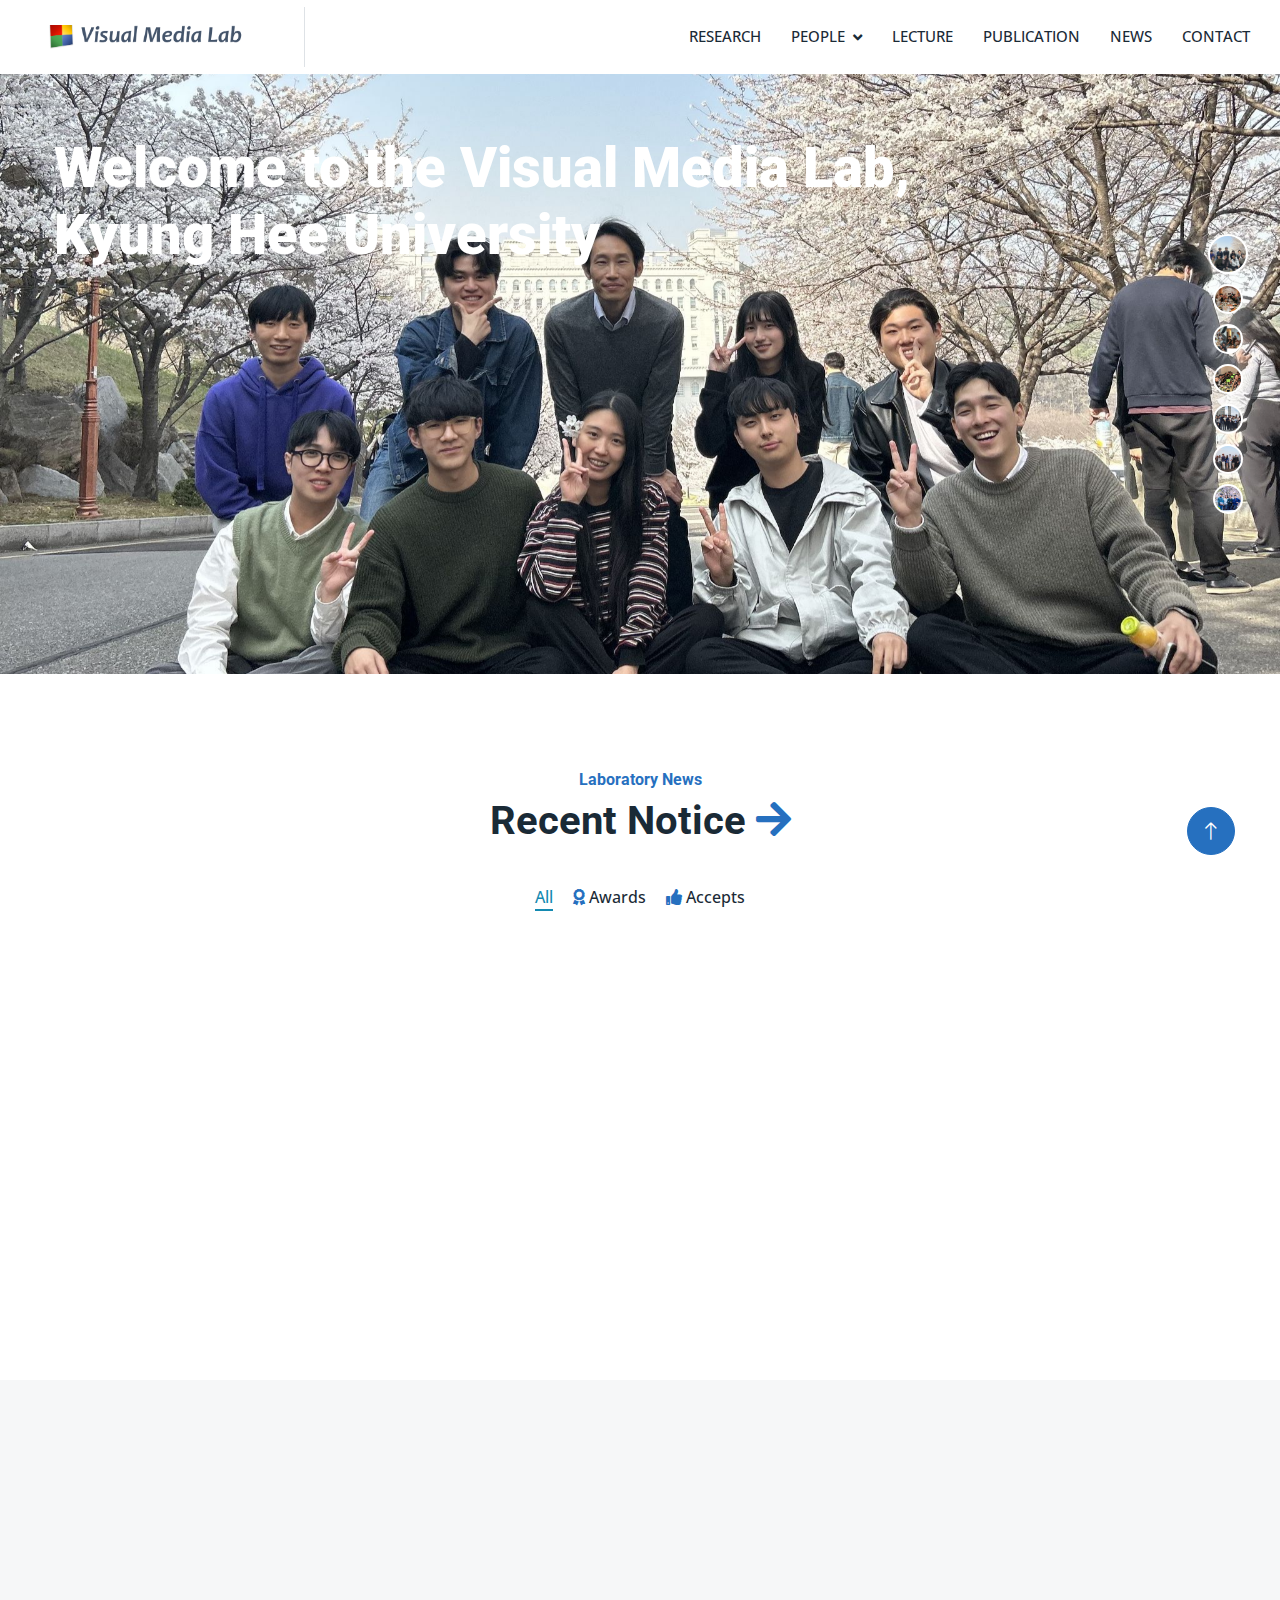
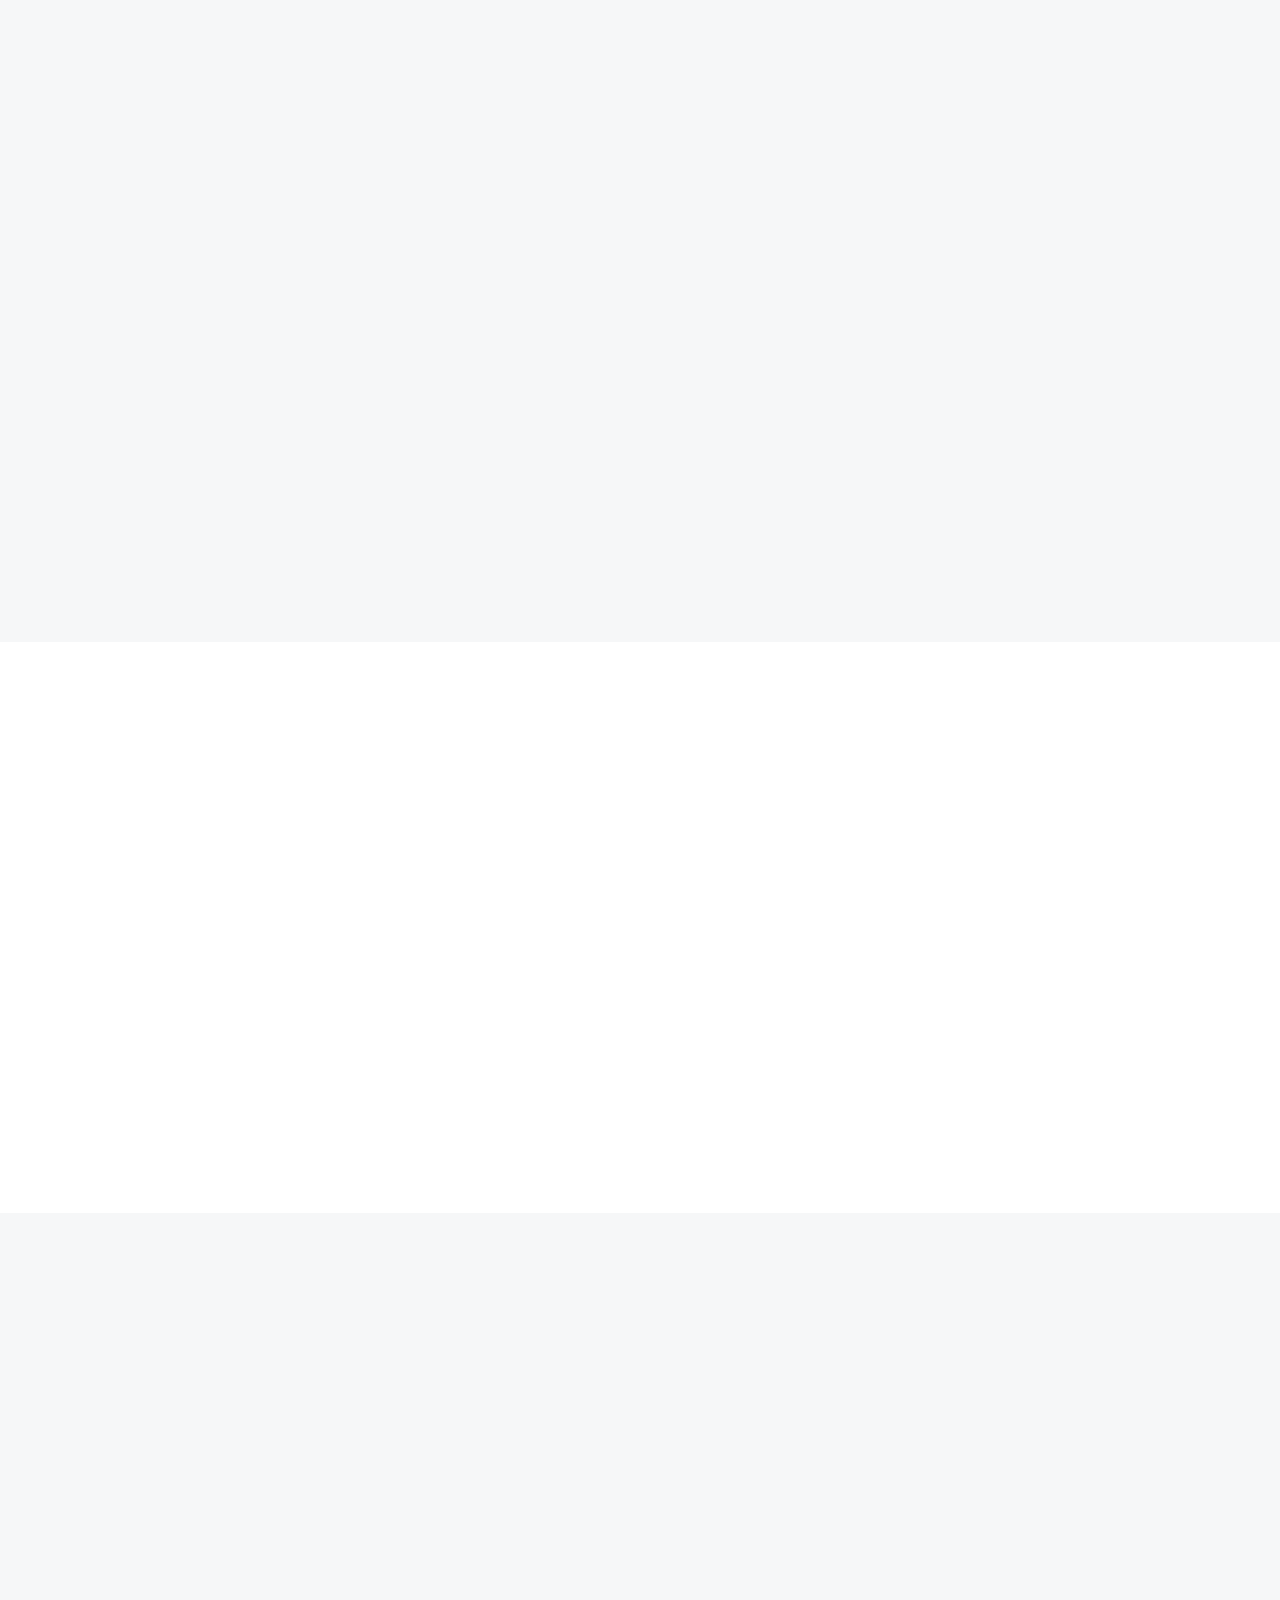
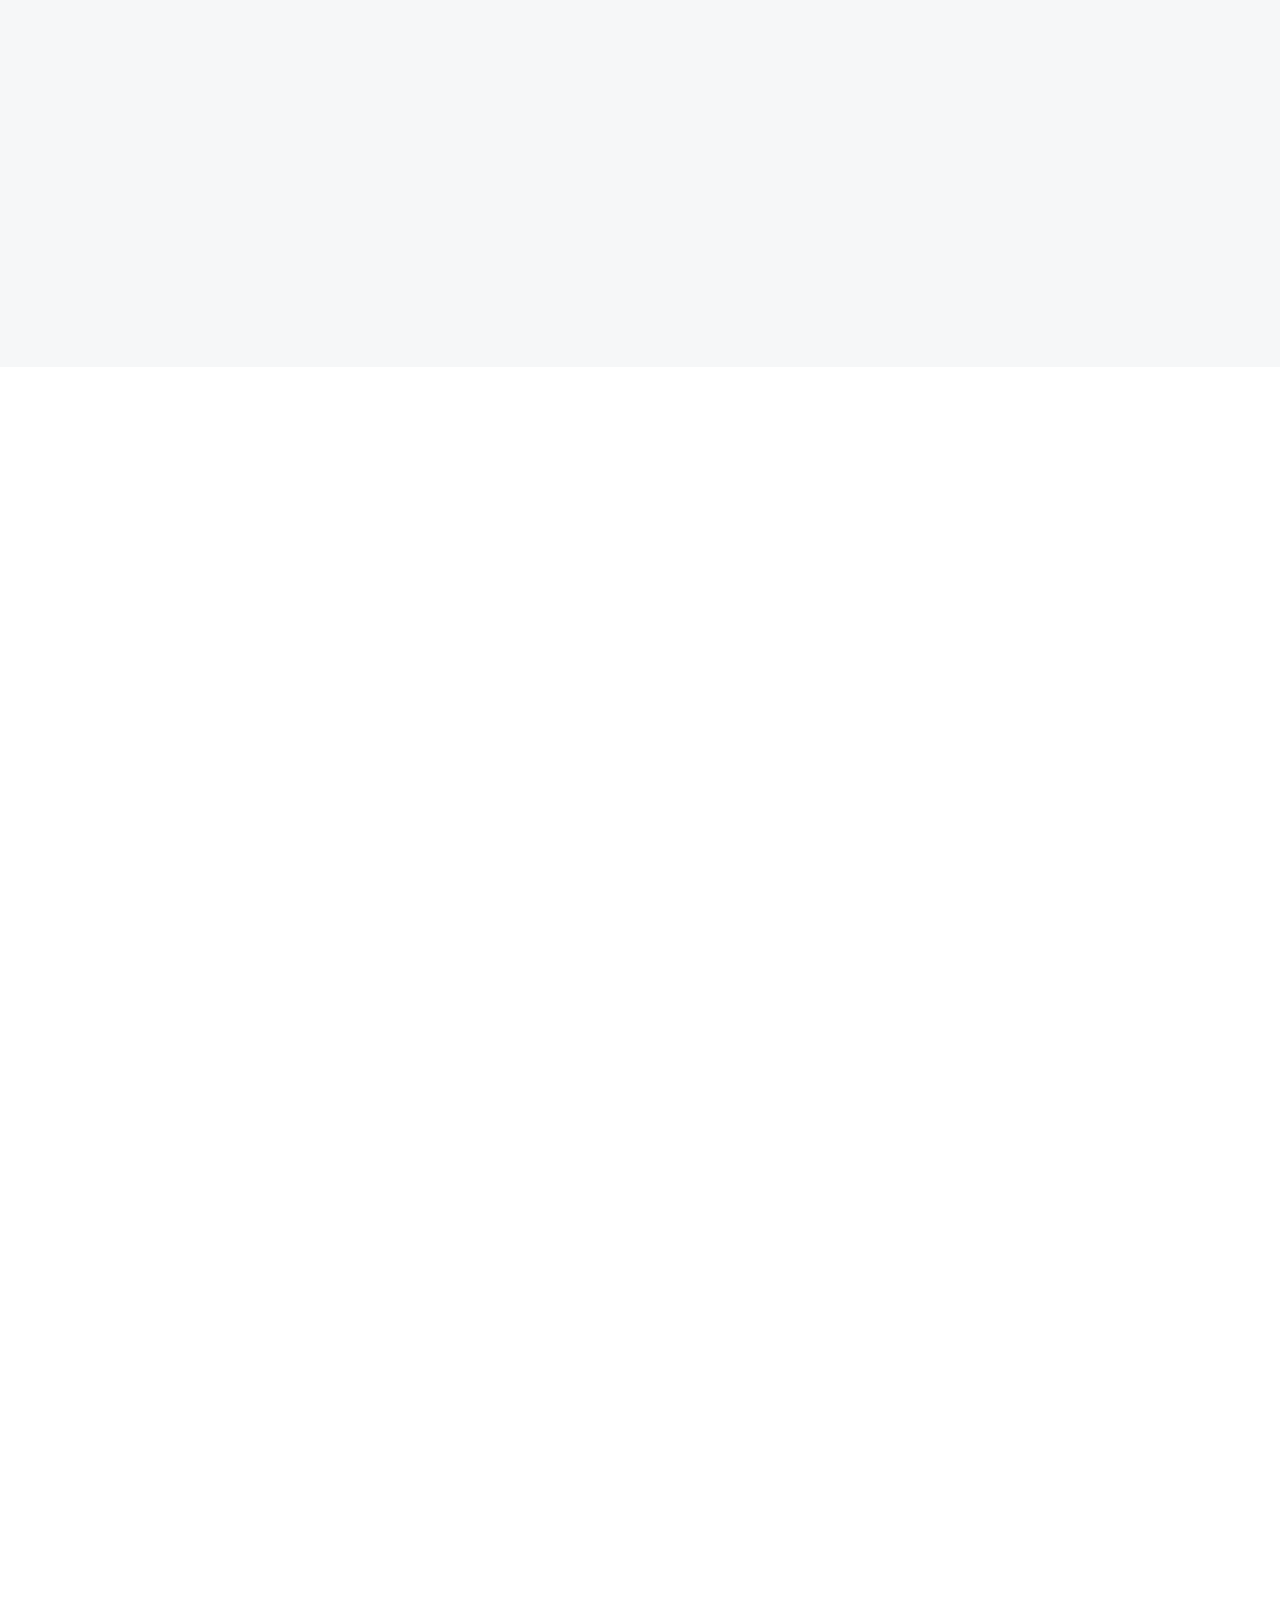
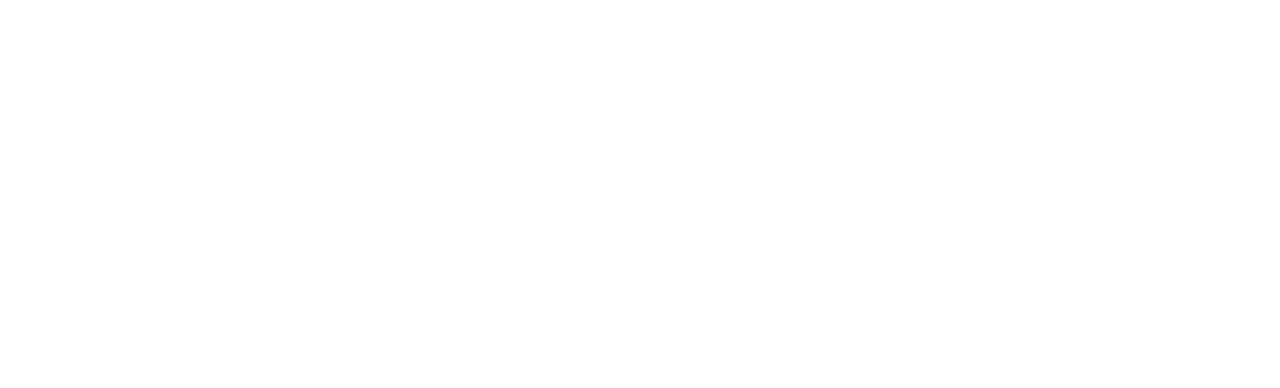
<file: index.html>
<!DOCTYPE html>
<html lang="en">
  <head>
    <meta charset="utf-8" />
    <title>Visual Media Lab</title>
    <meta content="width=device-width, initial-scale=1.0" name="viewport" />
    <meta content="" name="keywords" />
    <meta content="" name="description" />

    <!-- Favicon -->
    <link href="img/favicon.png" rel="icon" />

    <!-- Google Web Fonts -->
    <link rel="preconnect" href="https://fonts.googleapis.com" />
    <link rel="preconnect" href="https://fonts.gstatic.com" crossorigin />
    <link
      href="https://fonts.googleapis.com/css2?family=Open+Sans:wght@400;500&family=Roboto:wght@500;700;900&display=swap"
      rel="stylesheet"
    />
    <!-- Icon Font Stylesheet -->
    <link
      href="https://cdnjs.cloudflare.com/ajax/libs/font-awesome/5.10.0/css/all.min.css"
      rel="stylesheet"
    />
    <link
      href="https://cdn.jsdelivr.net/npm/bootstrap-icons@1.4.1/font/bootstrap-icons.css"
      rel="stylesheet"
    />

    <!-- Libraries Stylesheet -->
    <link href="lib/animate/animate.min.css" rel="stylesheet" />
    <link href="lib/owlcarousel/assets/owl.carousel.min.css" rel="stylesheet" />
    <link href="lib/lightbox/css/lightbox.min.css" rel="stylesheet" />

    <!-- Customized Bootstrap Stylesheet -->
    <link href="css/bootstrap.min.css" rel="stylesheet" />

    <!-- Template Stylesheet -->
    <link href="css/style.css" rel="stylesheet" />

    <link rel="stylesheet" href="css/style2.css">

    <!-- <script src="assets/js/vendor/modernizr-2.8.3-respond-1.4.2.min.js"></script> -->
    <!-- <script src="https://www.w3schools.com/lib/w3.js"></script> -->
  </head>

  <body>

    <!-- Spinner Start -->

  
<!-- <div id="loading">
  <div id="loading-center">
    <div id="loading-center-absolute">
      <div class="object" id="object_one"></div>
      <div class="object" id="object_two"></div>
      <div class="object" id="object_three"></div>
      <div class="object" id="object_four"></div>
    </div>
  </div>
</div>
   -->

   <!-- Spinner Start -->
   <div id="spinner" class="show bg-white position-fixed translate-middle w-100 vh-100 top-50 start-50 d-flex align-items-center justify-content-center">
    <div class="spinner-border text-primary" style="width: 3rem; height: 3rem;" role="status">
        <span class="sr-only">Loading...</span>
    </div>
</div>
<!-- Spinner End -->

    <!-- Spinner End -->
    <nav class="navbar navbar-expand-lg bg-white navbar-light sticky-top p-0">
      <a
        href="index.html"
        class="navbar-brand d-flex align-items-center border-end px-4 px-lg-5"
      >
        <img src="img/logo.png" class="logo" alt="" />
    
      </a>
      <button
        type="button"
        class="navbar-toggler me-4"
        data-bs-toggle="collapse"
        data-bs-target="#navbarCollapse"
      >
        <span class="navbar-toggler-icon"></span>
      </button>
      <div class="collapse navbar-collapse" id="navbarCollapse">
        <div class="navbar-nav ms-auto p-4 p-lg-0">
          <a href="project.html" class="nav-item nav-link" id="nav-research"
            >Research</a
          >
          <div class="nav-item dropdown">
            <a
              href="#"
              class="nav-link dropdown-toggle"
              data-bs-toggle="dropdown"
              id="nav-people"
              >People</a
            >
            <div class="dropdown-menu bg-light m-0">
              <a href="professor.html" class="dropdown-item" id="nav-professor"
                >Professor</a
              >
              <a href="students.html" class="dropdown-item" id="nav-students"
                >Students</a
              >
            </div>
          </div>
          <a href="lecture.html" class="nav-item nav-link" id="nav-research"
              >Lecture</a
          ><a href="publication.html" class="nav-item nav-link" id="nav-publication"
            >Publication</a
          >
          <a href="news.html" class="nav-item nav-link" id="nav-news">News</a>
          <a href="contact.html" class="nav-item nav-link" id="nav-contact"
            >Contact</a
          >
        </div>
      </div>
    </nav>
    
    <!-- Carousel Start -->
    <div class="container-fluid p-0 pb-5 wow fadeIn" data-wow-delay="0.1s">
      <div class="overlay">
        <h2 class="display-4 text-white">
          <!-- <h2 class="display-1 text-white animated slideInDown"> -->
            Welcome to the Visual Media Lab, <br />
          Kyung Hee University
        </h2>
      </div>
      <div class="owl-carousel header-carousel position-relative">
        <div
          class="owl-carousel-item position-relative"
          data-dot="<img src='img/c-2.jpg'>"
        >
          <img class="img-fluid" src="img/c-2.jpg" alt="" />
        </div>
        <div
          class="owl-carousel-item position-relative"
          data-dot="<img src='img/c-1.jpg'>"
        >
          <img class="img-fluid" src="img/c-1.jpg" alt="" />
        </div>
        <div
          class="owl-carousel-item position-relative"
          data-dot="<img src='img/c-3.png'>"
        >
          <img class="img-fluid" src="img/c-3.png" alt="" />
        </div>
        <div
          class="owl-carousel-item position-relative"
          data-dot="<img src='img/c-4.jpg'>"
        >
          <img class="img-fluid" src="img/c-4.jpg" alt="" />
        </div>
        <div
          class="owl-carousel-item position-relative"
          data-dot="<img src='img/c-5.jpg'>"
        >
          <img class="img-fluid" src="img/c-5.jpg" alt="" />
        </div>
        <div
          class="owl-carousel-item position-relative"
          data-dot="<img src='img/c-7.jpg'>"
        >
          <img class="img-fluid" src="img/c-7.jpg" alt="" />
        </div>
        <div
          class="owl-carousel-item position-relative"
          data-dot="<img src='img/c-6.jpg'>"
        >
          <img class="img-fluid" src="img/c-6.jpg" alt="" />
        </div>
      </div>

    </div>
    <!-- Carousel End -->

    <!-- News Start -->
    <div class="container-xxl py-5">
      <div class="container">
        <div
          class="text-center mx-auto mb-5 wow fadeInUp"
          data-wow-delay="0.1s"
          style="max-width: 600px"
        >
          <h6 class="text-primary">Laboratory News</h6>
          <h1 class="mb-4">
            Recent Notice <a href="news.html"><i class="fa fa-arrow-right text-primary"></i></a>
          </h1>
        </div>
        <div class="row mt-n2 wow fadeInUp" data-wow-delay="0.1s">
          <div class="col-12 text-center">
            <ul class="list-inline mb-5" id="portfolio-flters">
              <li class="mx-2 active" data-filter="*">All</li>
              <li class="mx-2" data-filter=".first"><i class="fa fa-award text-primary me-1"></i>Awards</li>
              <li class="mx-2" data-filter=".second"><i class="fa fa-thumbs-up text-primary me-1"></i>Accepts</li>
              <!-- <li class="mx-2" data-filter=".third">Hydropower Plants</li> -->
            </ul>
          </div>
        </div>
        <div
          class="row g-4 portfolio-container wow fadeInUp"
          data-wow-delay="0.1s"
        >
          <!-- <div class="col-lg-4 col-md-6 portfolio-item second">
            <div class="portfolio-img rounded overflow-hidden">
              <img class="img-fluid" src="" alt="" />
              <div class="portfolio-btn">
                <a
                  class="btn btn-lg-square btn-outline-light rounded-circle mx-1"
                  href=""
                  data-lightbox="portfolio"
                  ><i class="fa fa-eye"></i
                ></a>
                <a
                  class="btn btn-lg-square btn-outline-light rounded-circle mx-1"
                  href=""
                  ><i class="fa fa-link"></i
                ></a>
              </div>
            </div>
            <div class="pt-3">
              <p class="text-primary mb-0">Wind Turbines</p>
              <hr class="text-primary w-25 my-2" />
              <h5 class="lh-base">
                We Are pioneers of solar & renewable energy industry
              </h5>
            </div>
          </div> -->
          <div class="col-lg-4 col-md-6 portfolio-item second">
            <div class="portfolio-img rounded overflow-hidden">
              <img class="img-fluid" src="img/project_TCSVT_L-MSFC.png" alt="" />
              <div class="portfolio-btn">
                <a
                  class="btn btn-lg-square btn-outline-light rounded-circle mx-1"
                  href="img/project_TCSVT_L-MSFC.png"
                  data-lightbox="portfolio"
                  ><i class="fa fa-eye"></i
                ></a>
                <a
                  class="btn btn-lg-square btn-outline-light rounded-circle mx-1"
                  href="publication.html"
                  ><i class="fa fa-link"></i
                ></a>
              </div>
            </div>
            <div class="pt-3">
              <p class="text-primary mb-0">IEEE TCSVT</p>
              <hr class="text-primary w-25 my-2" />
              <h5 class="lh-base">
                [축!] 석사과정 김영웅 학생, Top 저널 Accept! (2023.07.24)
              </h5>
            </div>
          </div>
          <div class="col-lg-4 col-md-6 portfolio-item first">
            <div class="portfolio-img rounded overflow-hidden">
              <img class="img-fluid" src="img/project_HD_20230630.jpg" alt="" />
              <div class="portfolio-btn">
                <a
                  class="btn btn-lg-square btn-outline-light rounded-circle mx-1"
                  href="img/project_HD_20230630.jpg"
                  data-lightbox="portfolio"
                  ><i class="fa fa-eye"></i
                ></a>
                <a
                  class="btn btn-lg-square btn-outline-light rounded-circle mx-1"
                  href="news.html"
                  ><i class="fa fa-link"></i
                ></a>
              </div>
            </div>
            <div class="pt-3">
              <p class="text-primary mb-0">2023 한국방송미디어공학회</p>
              <hr class="text-primary w-25 my-2" />
              <h5 class="lh-base">
                [축!] 학부생논문경진대회 우수상(1등) 수상! (2023.06.30)<br/>
              </h5>
            </div>
          </div>
          <div class="col-lg-4 col-md-6 portfolio-item first">
            <div class="portfolio-img rounded overflow-hidden">
              <img class="img-fluid" src="img/project_HM_GTS_ShareAward_20230421.jpg" alt="" />
              <div class="portfolio-btn">
                <a
                  class="btn btn-lg-square btn-outline-light rounded-circle mx-1"
                  href="img/project_HM_GTS_ShareAward_20230421.jpg"
                  data-lightbox="portfolio"
                  ><i class="fa fa-eye"></i
                ></a>
                <a
                  class="btn btn-lg-square btn-outline-light rounded-circle mx-1"
                  href="news.html"
                  ><i class="fa fa-link"></i
                ></a>
              </div>
            </div>
            <div class="pt-3">
              <p class="text-primary mb-0">2023년 삼성 글로벌테크놀러지심포지움(GTS)</p>
              <hr class="text-primary w-25 my-2" />
              <h5 class="lh-base">
                [축!] SHARE Award 수상 (2023.04.21) <br/>
              </h5>
            </div>
          </div>

        </div>
      </div>
    </div>
    <!-- News End -->

    <!-- About Start -->
    <div class="container-fluid bg-light overflow-hidden my-5 px-lg-0" data-wow-delay="0.3s">
      <div class="container about px-lg-0">
        <div class="row g-0 mx-lg-0">
          <div
            class="col-lg-6 ps-lg-0 wow fadeIn"
            data-wow-delay="0.1s"
            style="min-height: 400px"
          >
            <div class="position-relative h-100">
              <img
                class="position-absolute img-fluid w-100 h-100"
                src="img/main_VML_Area.png"
                style="object-fit: contain"
                alt=""
              />
            </div>
          </div>
          <div
            class="col-lg-6 about-text py-5 wow fadeIn"
            data-wow-delay="0.5s"
          >
            <div class="p-lg-5 pe-lg-0" style="font-size:large;">
              <h6 class="text-primary">About Us</h6>
              <h2 class="mb-4">
                우리 연구실은 디지털 영상미디어 서비스를 위한 인공지능 신호처리 기술 및 표준을 연구합니다
              </h2>
              <h4>
                Our Research Goal is
              </h4>
              <p>
                <i class="fa fa-check text-primary me-2"></i>To develop visual media processing technologies for both <b>human and machine vision</b>. <br/>
                <i class="fa fa-check text-primary me-2"></i>More specifically, we try to maximize both <b>human visual quality</b> and <b>machine vision intelligence</b> with minimum possible amount of <b>data</b>. 
              </p>
              <br/>
              <h4>
                Students of Our Lab will learn
              </h4>
              <p>
                <i class="fa fa-check text-primary me-2"></i>How to exploit various <span style="color:blue"><b>image processing, computer vision</b></span>, and <span style="color:blue"><b>machine learning</b></span> algorithms for their own research.                 <br/>
                <i class="fa fa-check text-primary me-2"></i>How to contribute their results to related <b>international standardization</b> activities such as MPEG or JPEG (ISO/IEC JTC 1/SC 29). 
              </p>
              <a href="project.html" class="btn btn-primary rounded-pill py-3 px-5 mt-3"
                >Explore More</a
              >
            </div>
          </div>
        </div>
      </div>
    </div>
    <!-- About End -->

    <!-- Project Start -->
    <!-- <div class="container-xxl py-5">
      <div class="container">
        <div
          class="text-center mx-auto mb-5 wow fadeInUp"
          data-wow-delay="0.1s"
          style="max-width: 600px"
        >
          <h6 class="text-primary">Our Projects</h6>
          <h1 class="mb-4">We Are Pioneers In The World Of Renewable Energy</h1>
        </div>
        <div class="row g-4">
          <div class="col-md-6 col-lg-4 wow fadeInUp" data-wow-delay="0.1s">
            <div class="service-item rounded overflow-hidden">
              <img class="img-fluid" src="img/img-600x400-1.jpg" alt="" />
              <div class="position-relative p-4 pt-0">
                <div class="service-icon">
                  <i class="fa fa-compress fa-3x"></i>
                </div>
                <h4 class="m-3">Hologram</h4>
                <p>
                  Stet stet justo dolor sed duo. Ut clita sea sit ipsum diam
                  lorem diam.
                </p>
                <a class="small fw-medium" href=""
                  >Read More<i class="fa fa-arrow-right ms-2"></i
                ></a>
              </div>
            </div>
          </div>
          <div class="col-md-6 col-lg-4 wow fadeInUp" data-wow-delay="0.3s">
            <div class="service-item rounded overflow-hidden">
              <img class="img-fluid" src="img/project_HW_MPEG_2023.07.15_crop.png" alt="" />
              <div class="position-relative p-4 pt-0">
                <div class="service-icon">
                  <i class="fa fa-wind fa-3x"></i>
                </div>
                <h4 class="m-3">FCM</h4>
                <p>
                  Stet stet justo dolor sed duo. Ut clita sea sit ipsum diam
                  lorem diam.
                </p>
                <a class="small fw-medium" href=""
                  >Read More<i class="fa fa-arrow-right ms-2"></i
                ></a>
              </div>
            </div>
          </div>
          <div class="col-md-6 col-lg-4 wow fadeInUp" data-wow-delay="0.5s">
            <div class="service-item rounded overflow-hidden">
              <img class="img-fluid" src="img/img-600x400-3.jpg" alt="" />
              <div class="position-relative p-4 pt-0">
                <div class="service-icon">
                  <i class="fa fa-lightbulb fa-3x"></i>
                </div>
                <h4 class="m-3">NNVC</h4>
                <p>
                  Stet stet justo dolor sed duo. Ut clita sea sit ipsum diam
                  lorem diam.
                </p>
                <a class="small fw-medium" href=""
                  >Read More<i class="fa fa-arrow-right ms-2"></i
                ></a>
              </div>
            </div>
          </div>
        </div>
      </div>
    </div> -->
    <!-- Project End -->
    
        <!-- Feature Start -->
        <div class="container-xxl py-5">
          <div class="container">
            <div
              class="text-center mx-auto mb-5 wow fadeInUp"
              data-wow-delay="0.1s"
              style="max-width: 600px"
            >
              <h6 class="text-primary">Our Projects</h6>
              <h1 class="mb-4">Ongoing Project</h1>
            </div>
            <div class="row g-5">
              <div class="col-md-6 col-lg-6 wow fadeIn" data-wow-delay="0.1s">
                
                <h5 class="mb-3 "><i class="fa fa-th-list text-primary me-2"></i>Research Project (연구 과제)</h5>
                  <li>IITP: Video coding for machine (VCM) (기계비전을 위한 비디오 부호화)</li>
                  <li>IITP: Neural network based video coding (NNVC) for hyper-realistic tera-media (뉴럴넷 기반 초실감 비디오 부호화)</li>
                    <li>Samsung (SAIT): Neural network based motion estimation & compensation (뉴럴넷 기반 움직임 부호화)</li>
                      <li>Samsung (Future Technology): Phase hologram video compression (위상 홀로그램 비디오 압축)</li>
                        <li></i>ETRI: Metrology data compression and reconstruction (메트롤로지 데이터 압축 및 복원)</li>
              </div>
              <div class="col-md-6 col-lg-6 wow fadeIn" data-wow-delay="0.3s">
                <h5 class="mb-3"><i class="fa fa-th-list text-primary me-2"></i>HR Development Project (대학원 인재양성 사업)</h5>
                <li>IITP: AI Innovation Hub (AI 혁신허브)</li>
                  <li>IITP: AI Convergence Innovation Human Resources Development (AI 융합혁신 인재양성)</li>

              </div>
            </div>
          </div>
        </div>
        <!-- Feature Start -->
    


    <!-- Feature Start -->
    <div class="container-fluid bg-light overflow-hidden my-5 px-lg-0">
      <div class="container feature px-lg-0">
        <div class="row g-0 mx-lg-0">
          <div
            class="col-lg-6 feature-text py-5 wow fadeIn"
            data-wow-delay="0.1s"
          >
            <div class="p-lg-5 ps-lg-0" style="font-size:large;"> 
              <h6 class="text-primary">What is Visual Media?</h6>
              <h1 class="mb-4">
                영상미디어(Visual Media)란?
              </h1>
              <p class="mb-3">
                <i class="fa fa-check text-primary me-3"></i>

                영상미디어란 시각적으로 소비/활용하는 디지털 영상을 말하며,
                 TV/휴대폰/인터넷/영화관 등을 통해 소비되는 2D 영상뿐 아니라,
                  HMD 등을 통한 VR/AR 영상, 그리고 멀티뷰3D/라이트필드/홀로그램 등
                   입체공간 영상을 포함합니다. </p>

                <p class="mb-3">
                <i class="fa fa-check text-primary me-3"></i>
                최근 들어 디지털 영상미디어가 질적/양적으로 팽창하고 있으며, 
                인공지능 기술과 접목되어 지능화/고도화 되면서 
                자율주행/국방/의료/교육 등 타 산업으로도 기술/서비스가 
                확산 되고 있습니다. 따라서 영상미디어 분야의 중요성과 파급력은 
                앞으로도 점점 커질 것으로 전망 됩니다. 

              </p>
              <p class="mb-4 pb-2">
                <i class="fa fa-check text-primary me-3"></i>
                영상미디어 연구를 위한 핵심 기술로는 “영상처리”, “머신러닝”, 
                “컴퓨터비전” 등이 있으며, 우리 연구실은 개발된 기술의 
                국제표준화를 통해 실감나는 디지털 세상을 만드는 데 
                기여하는 것을 지향합니다.
              </p>
            </div>
          </div>
          <div
            class="col-lg-6 pe-lg-0 wow fadeIn"
            data-wow-delay="0.5s"
            style="min-height: 400px"
          >
            <div class="position-relative h-100">
              <img
                class="position-absolute img-fluid w-100 h-100"
                src="img/main_realistic_media.png"
                style="object-fit: contain"
                alt=""
              />
            </div>
          </div>
        </div>
      </div>
    </div>
    <!-- Feature End -->

    <!-- FAQ Start -->
    <div class="container-fluid overflow-hidden my-5 px-lg-0">
      <section id="faq">
        <div class="container-xxl py-5">
            <div class="container">
                <div class="text-center mx-auto mb-5 wow fadeInUp" data-wow-delay="0.1s" style="max-width: 600px;">
                    <h6 class="text-primary">FAQ</h6>
                    <h1 class="mb-4">자주 묻는 질문</h1>
                </div>
                    <div class="wow fadeInUp" data-wow-delay="0.1s">
                        <div class="accordion" id="accordionPanelsStayOpenExample">

                            <div class="accordion-item mt-3">
                                <h5 class="accordion-header border-0" id="panelsStayOpen-headingOne">
                                    <button class="accordion-button text-primary fs-5" type="button" data-bs-toggle="collapse" data-bs-target="#panelsStayOpen-collapseOne" aria-expanded="true" aria-controls="panelsStayOpen-collapseOne">
                                      [FAQ 1] 영상처리/컴퓨터비전에 관심 있으면 어떤 걸 공부해야 하나요?
                                    </button>
                                </h5>
                                <div id="panelsStayOpen-collapseOne" class="accordion-collapse collapse show">
                                    <div class="accordion-body">
                                      <p dir="ltr" class="zfr3Q CDt4Ke " style="line-height: 1.38;"><span class="C9DxTc " style="color: #000000; font-family: Arial; font-size: 11.0pt; font-weight: 400; vertical-align: baseline;">우리 학과는 </span><span class="C9DxTc " style="color: #000000; font-family: Arial; font-size: 11.0pt; font-weight: 700; vertical-align: baseline;">영상처리/컴퓨터비전</span><span class="C9DxTc " style="color: #000000; font-family: Arial; font-size: 11.0pt; font-weight: 400; vertical-align: baseline;">과 </span><span class="C9DxTc " style="color: #000000; font-family: Arial; font-size: 11.0pt; font-weight: 700; vertical-align: baseline;">인공지능</span><span class="C9DxTc " style="color: #000000; font-family: Arial; font-size: 11.0pt; font-weight: 400; vertical-align: baseline;"> 관련된 학부 커리큘럼이 매우 잘 갖춰져 있습니다. 따라서 영상처리를 제대로 공부하고 싶으시다면, 아래 내용을 참고하셔서 관련 과목을 적절한 순서대로 이수하시는 걸 추천 드립니다.</span></p><p dir="ltr" class="zfr3Q CDt4Ke " style="background-color: transparent; border-bottom: none; border-left: none; border-right: none; border-top: none; line-height: 1.38; margin-bottom: 0.0pt; margin-top: 0.0pt; padding-bottom: 0.0pt; padding-left: 0.0pt; padding-right: 0.0pt; padding-top: 0.0pt;"><span class="C9DxTc " style="color: #000000; font-family: Arial; font-size: 11.0pt; font-weight: 400; vertical-align: baseline;">&nbsp;</span></p><ol class="n8H08c BKnRcf " style="list-style-type: decimal; margin-left: 0; margin-right: 0; padding: 0;"><li dir="ltr" class="zfr3Q TYR86d lsiHE " style="margin-left: 15.0pt;"><p dir="ltr" role="presentation" class="zfr3Q CDt4Ke " style="background-color: transparent; border-bottom: none; border-left: none; border-right: none; border-top: none; line-height: 1.38; margin-bottom: 0.0pt; margin-left: 0.0pt; margin-top: 0.0pt; padding-bottom: 0.0pt; padding-left: 0.0pt; padding-right: 0.0pt; padding-top: 0.0pt; text-indent: 0.0pt;"><span class="C9DxTc " style="color: #000000; font-family: Arial; font-size: 11.0pt; font-weight: 400; vertical-align: baseline;">고전적인 영상처리의 이론과 실습을 다루는 과목으로 “</span><span class="C9DxTc " style="color: #000000; font-family: Arial; font-size: 11.0pt; font-weight: 700; vertical-align: baseline;">영상처리</span><span class="C9DxTc " style="color: #000000; font-family: Arial; font-size: 11.0pt; font-weight: 400; vertical-align: baseline;">” 교과목이 있습니다. 그런데 영상처리 과목을 제대로 이해하기 위해서는 아래와 같은 내용(과목)들에 대한 기초가 탄탄해야 좋습니다. 따라서 아래 기초 과목을 먼저 수강하시길 권장 드립니다.</span></p><ul class="n8H08c UVNKR " style="list-style-type: square; margin-left: 0; margin-right: 0; padding: 0;"><li dir="ltr" class="zfr3Q TYR86d eD0Rn " style="margin-left: 15.0pt;"><p dir="ltr" role="presentation" class="zfr3Q CDt4Ke " style="background-color: transparent; border-bottom: none; border-left: none; border-right: none; border-top: none; line-height: 1.38; margin-bottom: 0.0pt; margin-left: 0.0pt; margin-top: 0.0pt; padding-bottom: 0.0pt; padding-left: 0.0pt; padding-right: 0.0pt; padding-top: 0.0pt; text-indent: 0.0pt;"><span class="C9DxTc " style="color: #000000; font-family: Arial; font-size: 11.0pt; font-weight: 700; vertical-align: baseline;">수학 기초</span><span class="C9DxTc " style="color: #000000; font-family: Arial; font-size: 11.0pt; font-weight: 400; vertical-align: baseline;">: 미적분학, 선형대수, 확률및랜덤변수 (+이산구조)</span></p></li><li dir="ltr" class="zfr3Q TYR86d eD0Rn " style="margin-left: 15.0pt;"><p dir="ltr" role="presentation" class="zfr3Q CDt4Ke " style="background-color: transparent; border-bottom: none; border-left: none; border-right: none; border-top: none; line-height: 1.38; margin-bottom: 0.0pt; margin-left: 0.0pt; margin-top: 0.0pt; padding-bottom: 0.0pt; padding-left: 0.0pt; padding-right: 0.0pt; padding-top: 0.0pt; text-indent: 0.0pt;"><span class="C9DxTc " style="color: #000000; font-family: Arial; font-size: 11.0pt; font-weight: 700; vertical-align: baseline;">프로그래밍 기초</span><span class="C9DxTc " style="color: #000000; font-family: Arial; font-size: 11.0pt; font-weight: 400; vertical-align: baseline;">: 파이썬프로그래밍, 객체지향프로그래밍 (+자료구조)</span></p></li><li dir="ltr" class="zfr3Q TYR86d eD0Rn " style="margin-left: 15.0pt;"><p dir="ltr" role="presentation" class="zfr3Q CDt4Ke " style="background-color: transparent; border-bottom: none; border-left: none; border-right: none; border-top: none; line-height: 1.38; margin-bottom: 0.0pt; margin-left: 0.0pt; margin-top: 0.0pt; padding-bottom: 0.0pt; padding-left: 0.0pt; padding-right: 0.0pt; padding-top: 0.0pt; text-indent: 0.0pt;"><span class="C9DxTc " style="color: #000000; font-family: Arial; font-size: 11.0pt; font-weight: 700; vertical-align: baseline;">신호처리 기초</span><span class="C9DxTc " style="color: #000000; font-family: Arial; font-size: 11.0pt; font-weight: 400; vertical-align: baseline;">: 신호와시스템 (+디지털신호처리)</span></p></li></ul></li></ol><br><ol start="2" class="n8H08c BKnRcf " style="list-style-type: decimal; margin-left: 0; margin-right: 0; padding: 0;"><li dir="ltr" class="zfr3Q TYR86d lsiHE " style="margin-left: 15.0pt;"><p dir="ltr" role="presentation" class="zfr3Q CDt4Ke " style="background-color: transparent; border-bottom: none; border-left: none; border-right: none; border-top: none; line-height: 1.38; margin-bottom: 0.0pt; margin-left: 0.0pt; margin-top: 0.0pt; padding-bottom: 0.0pt; padding-left: 0.0pt; padding-right: 0.0pt; padding-top: 0.0pt; text-indent: 0.0pt;"><span class="C9DxTc " style="color: #000000; font-family: Arial; font-size: 11.0pt; font-weight: 400; vertical-align: baseline;">영상처리 과목과 함께 아래와 같은 관련 과목을 선택적으로 수강하시는 것도 좋습니다.</span></p><ul class="n8H08c UVNKR " style="list-style-type: square; margin-left: 0; margin-right: 0; padding: 0;"><li dir="ltr" class="zfr3Q TYR86d eD0Rn " style="margin-left: 15.0pt;"><p dir="ltr" role="presentation" class="zfr3Q CDt4Ke " style="background-color: transparent; border-bottom: none; border-left: none; border-right: none; border-top: none; line-height: 1.38; margin-bottom: 0.0pt; margin-left: 0.0pt; margin-top: 0.0pt; padding-bottom: 0.0pt; padding-left: 0.0pt; padding-right: 0.0pt; padding-top: 0.0pt; text-indent: 0.0pt;"><span class="C9DxTc " style="color: #000000; font-family: Arial; font-size: 11.0pt; font-weight: 700; vertical-align: baseline;">멀티미디어처리</span><span class="C9DxTc " style="color: #000000; font-family: Arial; font-size: 11.0pt; font-weight: 400; vertical-align: baseline;">, </span><span class="C9DxTc " style="color: #000000; font-family: Arial; font-size: 11.0pt; font-weight: 700; vertical-align: baseline;">컴퓨터비전</span><span class="C9DxTc " style="color: #000000; font-family: Arial; font-size: 11.0pt; font-weight: 400; vertical-align: baseline;">, (+컴퓨터그래픽스)</span></p></li></ul></li></ol><br><ol start="3" class="n8H08c BKnRcf " style="list-style-type: decimal; margin-left: 0; margin-right: 0; padding: 0;"><li dir="ltr" class="zfr3Q TYR86d lsiHE " style="margin-left: 15.0pt;"><p dir="ltr" role="presentation" class="zfr3Q CDt4Ke " style="background-color: transparent; border-bottom: none; border-left: none; border-right: none; border-top: none; line-height: 1.38; margin-bottom: 0.0pt; margin-left: 0.0pt; margin-top: 0.0pt; padding-bottom: 0.0pt; padding-left: 0.0pt; padding-right: 0.0pt; padding-top: 0.0pt; text-indent: 0.0pt;"><span class="C9DxTc " style="color: #000000; font-family: Arial; font-size: 11.0pt; font-weight: 400; vertical-align: baseline;">최근 영상처리/ 기술은 고전적인 방법과 인공지능 기술(특히 머신러닝/딥러닝 기술)을 접목한 형태로 발전하고 있습니다. 따라서 이와 관련된 교과목도 병행하여 공부하면 매우 좋습니다. 단, 이 과목들을 수강하기 전에 1번에 언급한 수학/프로그래밍 기초 과목을 수강 하시는 게 좋습니다.</span></p><ul class="n8H08c UVNKR " style="list-style-type: square; margin-left: 0; margin-right: 0; padding: 0;"><li dir="ltr" class="zfr3Q TYR86d eD0Rn " style="margin-left: 15.0pt;"><p dir="ltr" role="presentation" class="zfr3Q CDt4Ke " style="background-color: transparent; border-bottom: none; border-left: none; border-right: none; border-top: none; line-height: 1.38; margin-bottom: 0.0pt; margin-left: 0.0pt; margin-top: 0.0pt; padding-bottom: 0.0pt; padding-left: 0.0pt; padding-right: 0.0pt; padding-top: 0.0pt; text-indent: 0.0pt;"><span class="C9DxTc " style="color: #000000; font-family: Arial; font-size: 11.0pt; font-weight: 400; vertical-align: baseline;">인공지능기초수학</span></p></li><li dir="ltr" class="zfr3Q TYR86d eD0Rn " style="margin-left: 15.0pt;"><p dir="ltr" role="presentation" class="zfr3Q CDt4Ke " style="background-color: transparent; border-bottom: none; border-left: none; border-right: none; border-top: none; line-height: 1.38; margin-bottom: 0.0pt; margin-left: 0.0pt; margin-top: 0.0pt; padding-bottom: 0.0pt; padding-left: 0.0pt; padding-right: 0.0pt; padding-top: 0.0pt; text-indent: 0.0pt;"><span class="C9DxTc " style="color: #000000; font-family: Arial; font-size: 11.0pt; font-weight: 700; vertical-align: baseline;">기계학습, 딥러닝, 실전기계학습</span></p></li></ul></li></ol><p dir="ltr" class="zfr3Q CDt4Ke " style="background-color: transparent; border-bottom: none; border-left: none; border-right: none; border-top: none; line-height: 1.38; margin-bottom: 0.0pt; margin-top: 0.0pt; padding-bottom: 0.0pt; padding-left: 0.0pt; padding-right: 0.0pt; padding-top: 0.0pt;"><span class="C9DxTc " style="color: #000000; font-family: Arial; font-size: 11.0pt; font-weight: 400; vertical-align: baseline;">&nbsp;</span></p><p dir="ltr" class="zfr3Q CDt4Ke " style="background-color: transparent; border-bottom: none; border-left: none; border-right: none; border-top: none; line-height: 1.38; margin-bottom: 0.0pt; margin-top: 0.0pt; padding-bottom: 0.0pt; padding-left: 0.0pt; padding-right: 0.0pt; padding-top: 0.0pt;"><span class="C9DxTc " style="color: #000000; font-family: Arial; font-size: 11.0pt; font-weight: 400; vertical-align: baseline;">영상처리의 </span><span class="C9DxTc " style="color: #000000; font-family: Arial; font-size: 11.0pt; font-weight: 700; vertical-align: baseline;">실무적인 활용</span><span class="C9DxTc " style="color: #000000; font-family: Arial; font-size: 11.0pt; font-weight: 400; vertical-align: baseline;">에도 관심이 많으시다면, OpenCV와 관련된 책을 하나 골라서 하나하나 실습을 따라 해 보는 것도 좋습니다. 영상처리 과목의 부교재로 사용하고 있는 아래 책을 추천 드립니다.</span></p><ul class="n8H08c UVNKR " style="list-style-type: square; margin-left: 0; margin-right: 0; padding: 0;"><li dir="ltr" class="zfr3Q TYR86d eD0Rn " style="margin-left: 30.0pt;"><p dir="ltr" role="presentation" class="zfr3Q CDt4Ke " style="margin-left: 0.0pt; padding-left: 0.0pt; text-indent: 0.0pt;"><span class="C9DxTc " style="color: #000000; font-family: Arial; font-size: 11.0pt; font-weight: 700; vertical-align: baseline;">OpenCV</span><span class="C9DxTc " style="color: #000000; font-family: Arial; font-size: 11.0pt; font-weight: 400; vertical-align: baseline;"> 4로 배우는 컴퓨터 비전과 머신 러닝&nbsp;</span></p></li></ul>
                                            
                                    </div>
                                </div>
                            </div>

                            <div class="accordion-item mt-3">
                                <h5 class="accordion-header border-0" id="panelsStayOpen-headingTwo">
                                    <button class="accordion-button text-primary fs-5" type="button" data-bs-toggle="collapse" data-bs-target="#panelsStayOpen-collapseTwo" aria-expanded="true" aria-controls="panelsStayOpen-collapseTwo">
                                      [FAQ 2] 대학원에 진학하면 컴퓨터공학과와 인공지능학과 중 어디 소속이 되나요?
                                    </button>
                                </h5>
                                <div id="panelsStayOpen-collapseTwo" class="accordion-collapse collapse show">
                                    <div class="accordion-body">
                                      <p dir="ltr" class="zfr3Q CDt4Ke " style=""><span class="C9DxTc " style="font-size: 12.0pt; vertical-align: baseline;">컴퓨터공학부 소속 대학원은 컴퓨터공학과와 인공지능학과의 2개 학과가 있습니다.&nbsp;</span></p><p dir="ltr" class="zfr3Q CDt4Ke " style=""><span class="C9DxTc " style="font-size: 12.0pt; vertical-align: baseline;">영상미디어분야는 두 개 학과에서 공통적으로 연구하는 분야이므로, 우리 연구실로 대학원 진학을 원하시는 학생은 두 학과 중 어느 학과로 지원하셔도 상관 없습니다.&nbsp;</span></p><p dir="ltr" class="zfr3Q CDt4Ke " style=""><span class="C9DxTc " style="font-size: 12.0pt; vertical-align: baseline;">단, 입학 시점마다 학과별 T/O가 다를 수 있으므로, 자세한 사항은 지원 전에 교수님과 상의하는 게 좋습니다.&nbsp;&nbsp;</span></p>
                                    </div>
                                </div>
                            </div>    
                        </div>
                    </div>
            </div>
        </div>
    </section>
    </div>
    <!-- FAQ End -->

      

    <!-- Footer Start -->
    <div class="container-fluid bg-dark text-body footer mt-5 pt-5 wow fadeIn" data-wow-delay="0.1s">
      <div class="container py-5">
          <div class="row g-5">
              <div class="col-lg-8 col-md-6">
                  <h5 class="text-white mb-4">Address</h5>
                  <p class="mb-2"><i class="fa fa-map-marker-alt me-3"></i>Deogyeong-daero, Giheung-gu, Yongin-si, Gyeonggi-do, Republic of Korea, 17104.</p>
                  <!-- <p class="mb-2"><i class="fa fa-phone-alt me-3"></i>010-6405-5430</p> -->
                  <p class="mb-2"><i class="fa fa-envelope me-3"></i>hykim.v@khu.ac.kr</p>
                  <div class="d-flex pt-2">
                      <a class="btn btn-square btn-outline-light btn-social" href=""><i class="fab fa-twitter"></i></a>
                      <a class="btn btn-square btn-outline-light btn-social" href=""><i class="fab fa-facebook-f"></i></a>
                      <a class="btn btn-square btn-outline-light btn-social" href=""><i class="fab fa-youtube"></i></a>
                      <a class="btn btn-square btn-outline-light btn-social" href="https://github.com/VML-lambda"><i class="fab fa-github"></i></a>
                  </div>
              </div>
              <div class="col-lg-4 col-md-6">
                  <h5 class="text-white mb-4">Project Gallery</h5>
                  <div class="row g-2">
                      <div class="col-4">
                          <img class="img-fluid rounded" src="img/project_HD_20230630.jpg" alt="">
                      </div>
                      <div class="col-4">
                          <img class="img-fluid rounded" src="img/project_HM_GTS_ShareAward_20230421.jpg" alt="">
                      </div>
                      <div class="col-4">
                          <img class="img-fluid rounded" src="img/project_HW_MPEG_2023.07.15_crop.png" alt="">
                      </div>
                      <div class="col-4">
                          <img class="img-fluid rounded" src="img/project_JH_MPEG_2023.07.15.jpg" alt="">
                      </div>
                      <!-- <div class="col-4">
                          <img class="img-fluid rounded" src="img/project_TCSVT_L-MSFC.png" alt="">
                      </div> -->
                      <!-- <div class="col-4">
                          <img class="img-fluid rounded" src="img/gallery-6.jpg" alt="">
                      </div> -->
                  </div>
              </div>
          </div>
      </div>
      <div class="container">
          <div class="copyright">
              <div class="row">
                  <div class="col-md-6 text-center text-md-start mb-3 mb-md-0">
                      &copy; <a href="#">Your Site Name</a>, All Right Reserved.
                  </div>
                  <div class="col-md-6 text-center text-md-end">
                      <!--/*** This template is free as long as you keep the footer author’s credit link/attribution link/backlink. If you'd like to use the template without the footer author’s credit link/attribution link/backlink, you can purchase the Credit Removal License from "https://htmlcodex.com/credit-removal". Thank you for your support. ***/-->
                      Designed By <a href="https://htmlcodex.com">HTML Codex</a>
                      <br>Distributed By: <a href="https://themewagon.com" target="_blank">ThemeWagon</a>
                  </div>
              </div>
          </div>
      </div>
    </div>
    <!-- Footer End -->

    <!-- Back to Top -->
    <a
      href="#"
      class="btn btn-lg btn-primary btn-lg-square rounded-circle back-to-top"
      ><i class="bi bi-arrow-up"></i
    ></a>

    <!-- JavaScript Libraries -->
    <script src="https://code.jquery.com/jquery-3.4.1.min.js"></script>
    <script src="https://cdn.jsdelivr.net/npm/bootstrap@5.0.0/dist/js/bootstrap.bundle.min.js"></script>
    <script src="lib/wow/wow.min.js"></script>
    <script src="lib/easing/easing.min.js"></script>
    <script src="lib/waypoints/waypoints.min.js"></script>
    <script src="lib/counterup/counterup.min.js"></script>
    <script src="lib/owlcarousel/owl.carousel.min.js"></script>
    <script src="lib/isotope/isotope.pkgd.min.js"></script>
    <script src="lib/lightbox/js/lightbox.min.js"></script>

    <!-- Template Javascript -->
    <script src="js/main.js"></script>

    <script src="js/vendor/jquery-1.11.2.min.js"></script>

    <!-- 페이지 로딩 후 헤더 표시 -->
    <!-- <script>
      // 페이지 로딩 후 실행될 코드
      document.addEventListener("DOMContentLoaded", function () {
          // 헤더 표시
          document.getElementById("header").style.display = "block";
          
          // 로딩 화면 숨기기
          document.getElementById("loading-screen").style.display = "none";
      });
  </script> -->

    <!-- <script src="js/vendor/bootstrap.min.js"></script>

    <script src="js/jquery.magnific-popup.js"></script>
    <script src="js/jquery.easing.1.3.js"></script>
    <script src="js/slick.min.js"></script>
    <script src="js/js.isotope.js"></script>
    <script src="js/jquery.collapse.js"></script>
    <script src="js/bootsnav.js"></script>

    <script src="https://unpkg.com/masonry-layout@4/dist/masonry.pkgd.min.js"></script>-->

    <!-- <script src="js/plugins.js"></script> -->
    <!-- <script src="js/main2.js"></script>  -->
  </body>
</html>
</file>
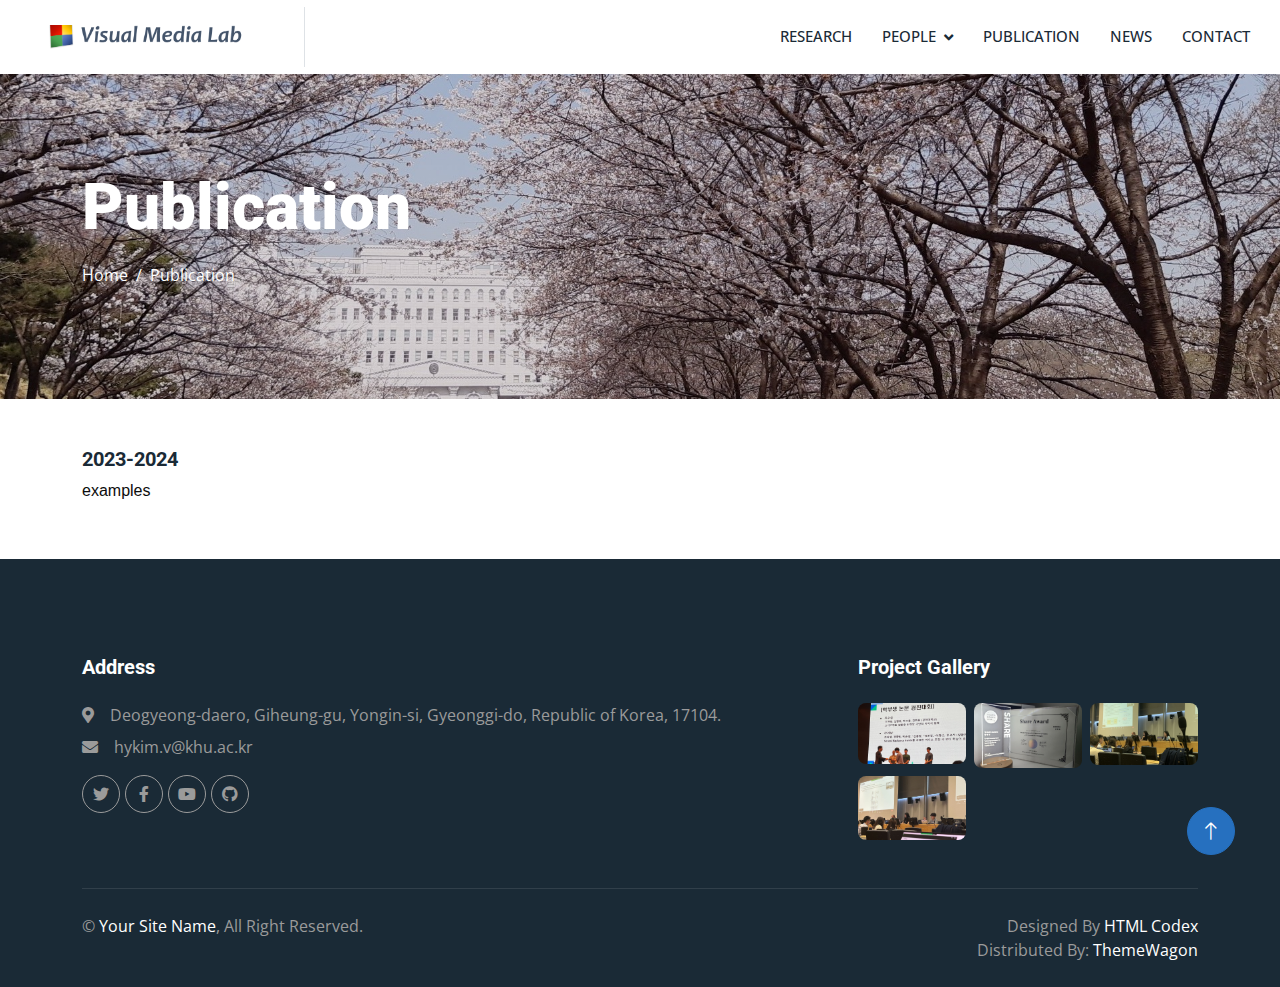
<file: about.html>
<!DOCTYPE html>
<html lang="en">
  <head>
    <meta charset="utf-8" />
    <title>Visual Media Lab</title>
    <meta content="width=device-width, initial-scale=1.0" name="viewport" />
    <meta content="" name="keywords" />
    <meta content="" name="description" />

    <!-- Favicon -->
    <link href="img/favicon.png" rel="icon" />

    <!-- Google Web Fonts -->
    <link rel="preconnect" href="https://fonts.googleapis.com" />
    <link rel="preconnect" href="https://fonts.gstatic.com" crossorigin />
    <link
      href="https://fonts.googleapis.com/css2?family=Open+Sans:wght@400;500&family=Roboto:wght@500;700;900&display=swap"
      rel="stylesheet"
    />
    <!-- Icon Font Stylesheet -->
    <link
      href="https://cdnjs.cloudflare.com/ajax/libs/font-awesome/5.10.0/css/all.min.css"
      rel="stylesheet"
    />
    <link
      href="https://cdn.jsdelivr.net/npm/bootstrap-icons@1.4.1/font/bootstrap-icons.css"
      rel="stylesheet"
    />

    <!-- Libraries Stylesheet -->
    <link href="lib/animate/animate.min.css" rel="stylesheet" />
    <link href="lib/owlcarousel/assets/owl.carousel.min.css" rel="stylesheet" />
    <link href="lib/lightbox/css/lightbox.min.css" rel="stylesheet" />

    <!-- Customized Bootstrap Stylesheet -->
    <link href="css/bootstrap.min.css" rel="stylesheet" />

    <!-- Template Stylesheet -->
    <link href="css/style.css" rel="stylesheet" />
    <link rel="stylesheet" href="css/style2.css">

    <!-- <script src="assets/js/vendor/modernizr-2.8.3-respond-1.4.2.min.js"></script> -->
  </head>

  <body>
      <!-- Spinner Start -->
      <div id="spinner" class="show bg-white position-fixed translate-middle w-100 vh-100 top-50 start-50 d-flex align-items-center justify-content-center">
          <div class="spinner-border text-primary" style="width: 3rem; height: 3rem;" role="status">
              <span class="sr-only">Loading...</span>
          </div>
      </div>
      <!-- Spinner End -->

      <!-- Navbar Start -->
      <nav class="navbar navbar-expand-lg bg-white navbar-light sticky-top p-0">
        <a
          href="index.html"
          class="navbar-brand d-flex align-items-center border-end px-4 px-lg-5"
        >
          <img src="img/logo.png" class="logo" alt="" />
      
        </a>
        <button
          type="button"
          class="navbar-toggler me-4"
          data-bs-toggle="collapse"
          data-bs-target="#navbarCollapse"
        >
          <span class="navbar-toggler-icon"></span>
        </button>
        <div class="collapse navbar-collapse" id="navbarCollapse">
          <div class="navbar-nav ms-auto p-4 p-lg-0">
            <a href="project.html" class="nav-item nav-link" id="nav-research"
              >Research</a
            >
            <div class="nav-item dropdown">
              <a
                href="#"
                class="nav-link dropdown-toggle"
                data-bs-toggle="dropdown"
                id="nav-people"
                >People</a
              >
              <div class="dropdown-menu bg-light m-0">
                <a href="professor.html" class="dropdown-item" id="nav-professor"
                  >Professor</a
                >
                <a href="students.html" class="dropdown-item" id="nav-students"
                  >Students</a
                >
              </div>
            </div>
            <a href="about.html" class="nav-item nav-link" id="nav-publication"
              >Publication</a
            >
            <a href="service.html" class="nav-item nav-link" id="nav-news">News</a>
            <a href="contact.html" class="nav-item nav-link" id="nav-contact"
              >Contact</a
            >
          </div>
        </div>
      </nav>
      <!-- Navbar End -->


    <!-- Page Header Start -->
    <div class="container-fluid page-header py-5 mb-5">
        <div class="container py-5">
            <h1 class="display-3 text-white mb-3 animated slideInDown">Publication</h1>
            <nav aria-label="breadcrumb animated slideInDown">
                <ol class="breadcrumb">
                    <li class="breadcrumb-item"><a class="text-white" href="#">Home</a></li>
                    <!-- <li class="breadcrumb-item"><a class="text-white" href="#">Pages</a></li> -->
                    <li class="breadcrumb-item text-white active" aria-current="page">Publication</li>
                </ol>
            </nav>
        </div>
    </div>
    <!-- Page Header End -->

    <div class="userEL2785821 el_2 element" data-id="2785821" data-el="el_2" data-pos="3" data-name="userEL2785821" data-msny="false" data-type="header" data-type2="" data-feature="title" data-mode="" data-width="0" data-overlap="0" data-aosinfo="false" style="font-family: Lato, &quot;Nanum Gothic&quot;, Tahoma, Dotum, Verdana, Arial, &quot;Trebuchet MS&quot;, &quot;Nanum Gothic&quot;;">
        <div class="container">
            <div class="row">
    
                <div class="col-xs-12 col-sm-12 col-md-12">
                    <h5 data-edit="true" data-selector="h5" data-border="true" data-title="선 색상" class=""><div><span><span class="fsize13">2023-2024</span></span></div></h5>
                </div>
                <p class="mb-2">examples</p>

            </div>
        </div>
    </div>


    <!-- Feature Start -->
    <!-- <div class="container-xxl py-5">
        <div class="container">
            <div class="row g-5">
                <div class="col-md-6 col-lg-3 wow fadeIn" data-wow-delay="0.1s">
                    <div class="d-flex align-items-center mb-4">
                        <div class="btn-lg-square bg-primary rounded-circle me-3">
                            <i class="fa fa-users text-white"></i>
                        </div>
                        <h1 class="mb-0" data-toggle="counter-up">3453</h1>
                    </div>
                    <h5 class="mb-3">Happy Customers</h5>
                    <span>Tempor erat elitr rebum at clita. Diam dolor diam ipsum sit</span>
                </div>
                <div class="col-md-6 col-lg-3 wow fadeIn" data-wow-delay="0.3s">
                    <div class="d-flex align-items-center mb-4">
                        <div class="btn-lg-square bg-primary rounded-circle me-3">
                            <i class="fa fa-check text-white"></i>
                        </div>
                        <h1 class="mb-0" data-toggle="counter-up">4234</h1>
                    </div>
                    <h5 class="mb-3">Project Done</h5>
                    <span>Tempor erat elitr rebum at clita. Diam dolor diam ipsum sit</span>
                </div>
                <div class="col-md-6 col-lg-3 wow fadeIn" data-wow-delay="0.5s">
                    <div class="d-flex align-items-center mb-4">
                        <div class="btn-lg-square bg-primary rounded-circle me-3">
                            <i class="fa fa-award text-white"></i>
                        </div>
                        <h1 class="mb-0" data-toggle="counter-up">3123</h1>
                    </div>
                    <h5 class="mb-3">Awards Win</h5>
                    <span>Tempor erat elitr rebum at clita. Diam dolor diam ipsum sit</span>
                </div>
                <div class="col-md-6 col-lg-3 wow fadeIn" data-wow-delay="0.7s">
                    <div class="d-flex align-items-center mb-4">
                        <div class="btn-lg-square bg-primary rounded-circle me-3">
                            <i class="fa fa-users-cog text-white"></i>
                        </div>
                        <h1 class="mb-0" data-toggle="counter-up">1831</h1>
                    </div>
                    <h5 class="mb-3">Expert Workers</h5>
                    <span>Tempor erat elitr rebum at clita. Diam dolor diam ipsum sit</span>
                </div>
            </div>
        </div>
    </div> -->
    <!-- Feature Start -->
    

    <!-- About Start -->
    <!-- <div class="container-fluid bg-light overflow-hidden my-5 px-lg-0">
        <div class="container about px-lg-0">
            <div class="row g-0 mx-lg-0">
                <div class="col-lg-6 about-text py-5 wow fadeIn" data-wow-delay="0.5s">
                    <div class="p-lg-5 pe-lg-0">
                        <h6 class="text-primary">About Us</h6>
                        <h1 class="mb-4">25+ Years Experience In Solar & Renewable Energy Industry</h1>
                        <p>Tempor erat elitr rebum at clita. Diam dolor diam ipsum sit. Aliqu diam amet diam et eos. Clita erat ipsum et lorem et sit, sed stet lorem sit clita duo justo erat amet</p>
                        <p><i class="fa fa-check-circle text-primary me-3"></i>Diam dolor diam ipsum</p>
                        <p><i class="fa fa-check-circle text-primary me-3"></i>Aliqu diam amet diam et eos</p>
                        <p><i class="fa fa-check-circle text-primary me-3"></i>Tempor erat elitr rebum at clita</p>
                        <a href="" class="btn btn-primary rounded-pill py-3 px-5 mt-3">Explore More</a>
                    </div>
                </div>
            </div>
        </div>
    </div> -->
    <!-- About End -->

    <!-- Footer Start -->
    <div class="container-fluid bg-dark text-body footer mt-5 pt-5 wow fadeIn" data-wow-delay="0.1s">
        <div class="container py-5">
            <div class="row g-5">
                <div class="col-lg-8 col-md-6">
                    <h5 class="text-white mb-4">Address</h5>
                    <p class="mb-2"><i class="fa fa-map-marker-alt me-3"></i>Deogyeong-daero, Giheung-gu, Yongin-si, Gyeonggi-do, Republic of Korea, 17104.</p>
                    <!-- <p class="mb-2"><i class="fa fa-phone-alt me-3"></i>010-6405-5430</p> -->
                    <p class="mb-2"><i class="fa fa-envelope me-3"></i>hykim.v@khu.ac.kr</p>
                    <div class="d-flex pt-2">
                        <a class="btn btn-square btn-outline-light btn-social" href=""><i class="fab fa-twitter"></i></a>
                        <a class="btn btn-square btn-outline-light btn-social" href=""><i class="fab fa-facebook-f"></i></a>
                        <a class="btn btn-square btn-outline-light btn-social" href=""><i class="fab fa-youtube"></i></a>
                        <a class="btn btn-square btn-outline-light btn-social" href="https://github.com/VML-lambda"><i class="fab fa-github"></i></a>
                    </div>
                </div>
                <div class="col-lg-4 col-md-6">
                    <h5 class="text-white mb-4">Project Gallery</h5>
                    <div class="row g-2">
                        <div class="col-4">
                            <img class="img-fluid rounded" src="img/project_HD_20230630.jpg" alt="">
                        </div>
                        <div class="col-4">
                            <img class="img-fluid rounded" src="img/project_HM_GTS_ShareAward_20230421.jpg" alt="">
                        </div>
                        <div class="col-4">
                            <img class="img-fluid rounded" src="img/project_HW_MPEG_2023.07.15_crop.png" alt="">
                        </div>
                        <div class="col-4">
                            <img class="img-fluid rounded" src="img/project_JH_MPEG_2023.07.15.jpg" alt="">
                        </div>
                        <!-- <div class="col-4">
                            <img class="img-fluid rounded" src="img/project_TCSVT_L-MSFC.png" alt="">
                        </div> -->
                        <!-- <div class="col-4">
                            <img class="img-fluid rounded" src="img/gallery-6.jpg" alt="">
                        </div> -->
                    </div>
                </div>
            </div>
        </div>
        <div class="container">
            <div class="copyright">
                <div class="row">
                    <div class="col-md-6 text-center text-md-start mb-3 mb-md-0">
                        &copy; <a href="#">Your Site Name</a>, All Right Reserved.
                    </div>
                    <div class="col-md-6 text-center text-md-end">
                        <!--/*** This template is free as long as you keep the footer author’s credit link/attribution link/backlink. If you'd like to use the template without the footer author’s credit link/attribution link/backlink, you can purchase the Credit Removal License from "https://htmlcodex.com/credit-removal". Thank you for your support. ***/-->
                        Designed By <a href="https://htmlcodex.com">HTML Codex</a>
                        <br>Distributed By: <a href="https://themewagon.com" target="_blank">ThemeWagon</a>
                    </div>
                </div>
            </div>
        </div>
    </div>
    <!-- Footer End -->

    <!-- Back to Top -->
    <a href="#" class="btn btn-lg btn-primary btn-lg-square rounded-circle back-to-top"><i class="bi bi-arrow-up"></i></a>


    <!-- JavaScript Libraries -->
    <script src="https://code.jquery.com/jquery-3.4.1.min.js"></script>
    <script src="https://cdn.jsdelivr.net/npm/bootstrap@5.0.0/dist/js/bootstrap.bundle.min.js"></script>
    <script src="lib/wow/wow.min.js"></script>
    <script src="lib/easing/easing.min.js"></script>
    <script src="lib/waypoints/waypoints.min.js"></script>
    <script src="lib/counterup/counterup.min.js"></script>
    <script src="lib/owlcarousel/owl.carousel.min.js"></script>
    <script src="lib/isotope/isotope.pkgd.min.js"></script>
    <script src="lib/lightbox/js/lightbox.min.js"></script>

    <!-- Template Javascript -->
    <script src="js/main.js"></script>
</body>

</html>
</file>
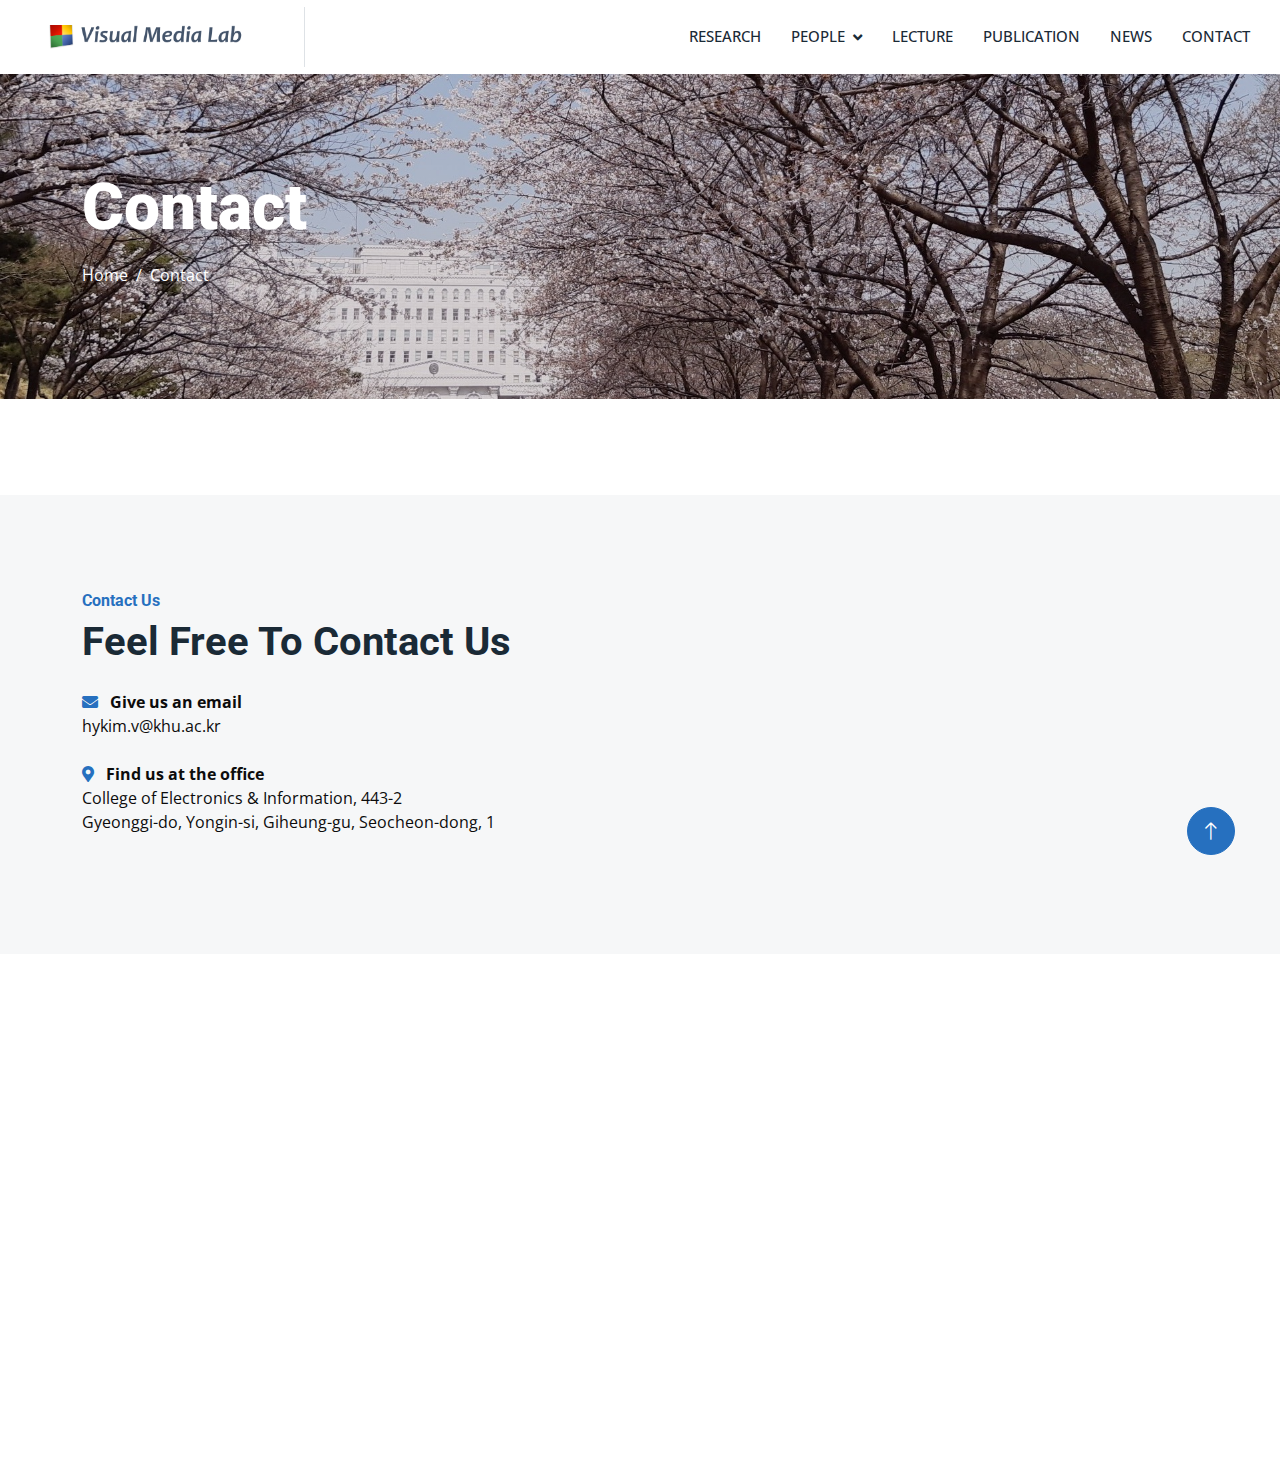
<file: contact.html>
<!DOCTYPE html>
<html lang="en">
  <head>
    <meta charset="utf-8" />
    <title>Visual Media Lab</title>
    <meta content="width=device-width, initial-scale=1.0" name="viewport" />
    <meta content="" name="keywords" />
    <meta content="" name="description" />

    <!-- Favicon -->
    <link href="img/favicon.png" rel="icon" />

    <!-- Google Web Fonts -->
    <link rel="preconnect" href="https://fonts.googleapis.com" />
    <link rel="preconnect" href="https://fonts.gstatic.com" crossorigin />
    <link
      href="https://fonts.googleapis.com/css2?family=Open+Sans:wght@400;500&family=Roboto:wght@500;700;900&display=swap"
      rel="stylesheet"
    />
    <!-- Icon Font Stylesheet -->
    <link
      href="https://cdnjs.cloudflare.com/ajax/libs/font-awesome/5.10.0/css/all.min.css"
      rel="stylesheet"
    />
    <link
      href="https://cdn.jsdelivr.net/npm/bootstrap-icons@1.4.1/font/bootstrap-icons.css"
      rel="stylesheet"
    />

    <!-- Libraries Stylesheet -->
    <link href="lib/animate/animate.min.css" rel="stylesheet" />
    <link href="lib/owlcarousel/assets/owl.carousel.min.css" rel="stylesheet" />
    <link href="lib/lightbox/css/lightbox.min.css" rel="stylesheet" />

    <!-- Customized Bootstrap Stylesheet -->
    <link href="css/bootstrap.min.css" rel="stylesheet" />

    <!-- Template Stylesheet -->
    <link href="css/style.css" rel="stylesheet" />
    <link rel="stylesheet" href="css/style2.css">

    <!-- <script src="assets/js/vendor/modernizr-2.8.3-respond-1.4.2.min.js"></script> -->
  </head>

  <body>
      <!-- Spinner Start -->
      <div id="spinner" class="show bg-white position-fixed translate-middle w-100 vh-100 top-50 start-50 d-flex align-items-center justify-content-center">
          <div class="spinner-border text-primary" style="width: 3rem; height: 3rem;" role="status">
              <span class="sr-only">Loading...</span>
          </div>
      </div>
      <!-- Spinner End -->

      <!-- Navbar Start -->
      <nav class="navbar navbar-expand-lg bg-white navbar-light sticky-top p-0">
        <a
          href="index.html"
          class="navbar-brand d-flex align-items-center border-end px-4 px-lg-5"
        >
          <img src="img/logo.png" class="logo" alt="" />
      
        </a>
        <button
          type="button"
          class="navbar-toggler me-4"
          data-bs-toggle="collapse"
          data-bs-target="#navbarCollapse"
        >
          <span class="navbar-toggler-icon"></span>
        </button>
        <div class="collapse navbar-collapse" id="navbarCollapse">
          <div class="navbar-nav ms-auto p-4 p-lg-0">
            <a href="project.html" class="nav-item nav-link" id="nav-research"
              >Research</a
            >
            <div class="nav-item dropdown">
              <a
                href="#"
                class="nav-link dropdown-toggle"
                data-bs-toggle="dropdown"
                id="nav-people"
                >People</a
              >
              <div class="dropdown-menu bg-light m-0">
                <a href="professor.html" class="dropdown-item" id="nav-professor"
                  >Professor</a
                >
                <a href="students.html" class="dropdown-item" id="nav-students"
                  >Students</a
                >
              </div>
            </div>
            <a href="lecture.html" class="nav-item nav-link" id="nav-research"
              >Lecture</a
            >
            <a href="publication.html" class="nav-item nav-link" id="nav-publication"
              >Publication</a
            >
            <a href="news.html" class="nav-item nav-link" id="nav-news">News</a>
            <a href="contact.html" class="nav-item nav-link" id="nav-contact"
              >Contact</a
            >
          </div>
        </div>
      </nav>
      <!-- Navbar End -->

    <!-- Page Header Start -->
    <div class="container-fluid page-header py-5 mb-5">
        <div class="container py-5">
            <h1 class="display-3 text-white mb-3 animated slideInDown">Contact</h1>
            <nav aria-label="breadcrumb animated slideInDown">
                <ol class="breadcrumb">
                    <li class="breadcrumb-item"><a class="text-white" href="#">Home</a></li>
                    <li class="breadcrumb-item text-white active" aria-current="page">Contact</li>
                </ol>
            </nav>
        </div>
    </div>
    <!-- Page Header End -->


    <!-- Contact Start -->
    <div class="container-fluid bg-light overflow-hidden px-lg-0" style="margin: 6rem 0;">
        <div class="container contact px-lg-0">
            <div class="row g-0 mx-lg-0">
                <div class="col-lg-6 contact-text py-5 wow fadeIn" data-wow-delay="0.5s">
                    <div class="p-lg-5 ps-lg-0">
                        <h6 class="text-primary">Contact Us</h6>
                        <h1 class="mb-4">Feel Free To Contact Us</h1>
                        <p class="mb-4">
                            <i class="fa fa-envelope text-primary me-2"></i> <b>Give us an email</b> <br/>
                            hykim.v@khu.ac.kr <br/>
                        </p>
                        <p class="mb-4">
                            <i class="fa fa-map-marker-alt text-primary me-2"></i> <b>Find us at the office</b> <br/>
                            College of Electronics & Information, 443-2 <br/>
                            Gyeonggi-do, Yongin-si, Giheung-gu, Seocheon-dong, 1
                        </p>
                        
                    </div>
                </div>
                <div class="col-lg-6 pe-lg-0" style="min-height: 400px;">
                    <div class="position-relative h-100">
                        <iframe class="position-absolute w-100 h-100" style="object-fit: cover;"
                        src="https://www.google.com/maps/embed?pb=!1m18!1m12!1m3!1d12705.340414308032!2d127.07299766517866!3d37.23975605399793!2m3!1f0!2f0!3f0!3m2!1i1024!2i768!4f13.1!3m3!1m2!1s0x357b44e0319186b7%3A0x456156bb74358275!2sCollege%20of%20Electronics%20%26%20Information!5e0!3m2!1sen!2skr!4v1703191742301!5m2!1sen!2skr" 
                        frameborder="0" allowfullscreen="" aria-hidden="false"
                        tabindex="0"></iframe>
                    </div>
                </div>
            </div>
        </div>
    </div>
    <!-- Contact End -->


     <!-- Footer Start -->
     <div class="container-fluid bg-dark text-body footer mt-5 pt-5 wow fadeIn" data-wow-delay="0.1s">
        <div class="container py-5">
            <div class="row g-5">
                <div class="col-lg-8 col-md-6">
                    <h5 class="text-white mb-4">Address</h5>
                    <p class="mb-2"><i class="fa fa-map-marker-alt me-3"></i>Deogyeong-daero, Giheung-gu, Yongin-si, Gyeonggi-do, Republic of Korea, 17104.</p>
                    <!-- <p class="mb-2"><i class="fa fa-phone-alt me-3"></i>010-6405-5430</p> -->
                    <p class="mb-2"><i class="fa fa-envelope me-3"></i>hykim.v@khu.ac.kr</p>
                    <div class="d-flex pt-2">
                        <a class="btn btn-square btn-outline-light btn-social" href=""><i class="fab fa-twitter"></i></a>
                        <a class="btn btn-square btn-outline-light btn-social" href=""><i class="fab fa-facebook-f"></i></a>
                        <a class="btn btn-square btn-outline-light btn-social" href=""><i class="fab fa-youtube"></i></a>
                        <a class="btn btn-square btn-outline-light btn-social" href="https://github.com/VML-lambda"><i class="fab fa-github"></i></a>
                    </div>
                </div>
                <div class="col-lg-4 col-md-6">
                    <h5 class="text-white mb-4">Project Gallery</h5>
                    <div class="row g-2">
                        <div class="col-4">
                            <img class="img-fluid rounded" src="img/project_HD_20230630.jpg" alt="">
                        </div>
                        <div class="col-4">
                            <img class="img-fluid rounded" src="img/project_HM_GTS_ShareAward_20230421.jpg" alt="">
                        </div>
                        <div class="col-4">
                            <img class="img-fluid rounded" src="img/project_HW_MPEG_2023.07.15_crop.png" alt="">
                        </div>
                        <div class="col-4">
                            <img class="img-fluid rounded" src="img/project_JH_MPEG_2023.07.15.jpg" alt="">
                        </div>
                        <!-- <div class="col-4">
                            <img class="img-fluid rounded" src="img/project_TCSVT_L-MSFC.png" alt="">
                        </div> -->
                        <!-- <div class="col-4">
                            <img class="img-fluid rounded" src="img/gallery-6.jpg" alt="">
                        </div> -->
                    </div>
                </div>
            </div>
        </div>
        <div class="container">
            <div class="copyright">
                <div class="row">
                    <div class="col-md-6 text-center text-md-start mb-3 mb-md-0">
                        &copy; <a href="#">Your Site Name</a>, All Right Reserved.
                    </div>
                    <div class="col-md-6 text-center text-md-end">
                        <!--/*** This template is free as long as you keep the footer author’s credit link/attribution link/backlink. If you'd like to use the template without the footer author’s credit link/attribution link/backlink, you can purchase the Credit Removal License from "https://htmlcodex.com/credit-removal". Thank you for your support. ***/-->
                        Designed By <a href="https://htmlcodex.com">HTML Codex</a>
                        <br>Distributed By: <a href="https://themewagon.com" target="_blank">ThemeWagon</a>
                    </div>
                </div>
            </div>
        </div>
    </div>
    <!-- Footer End -->


    <!-- Back to Top -->
    <a href="#" class="btn btn-lg btn-primary btn-lg-square rounded-circle back-to-top"><i class="bi bi-arrow-up"></i></a>


    <!-- JavaScript Libraries -->
    <script src="https://code.jquery.com/jquery-3.4.1.min.js"></script>
    <script src="https://cdn.jsdelivr.net/npm/bootstrap@5.0.0/dist/js/bootstrap.bundle.min.js"></script>
    <script src="lib/wow/wow.min.js"></script>
    <script src="lib/easing/easing.min.js"></script>
    <script src="lib/waypoints/waypoints.min.js"></script>
    <script src="lib/counterup/counterup.min.js"></script>
    <script src="lib/owlcarousel/owl.carousel.min.js"></script>
    <script src="lib/isotope/isotope.pkgd.min.js"></script>
    <script src="lib/lightbox/js/lightbox.min.js"></script>

    <!-- Template Javascript -->
    <script src="js/main.js"></script>
</body>

</html>
</file>
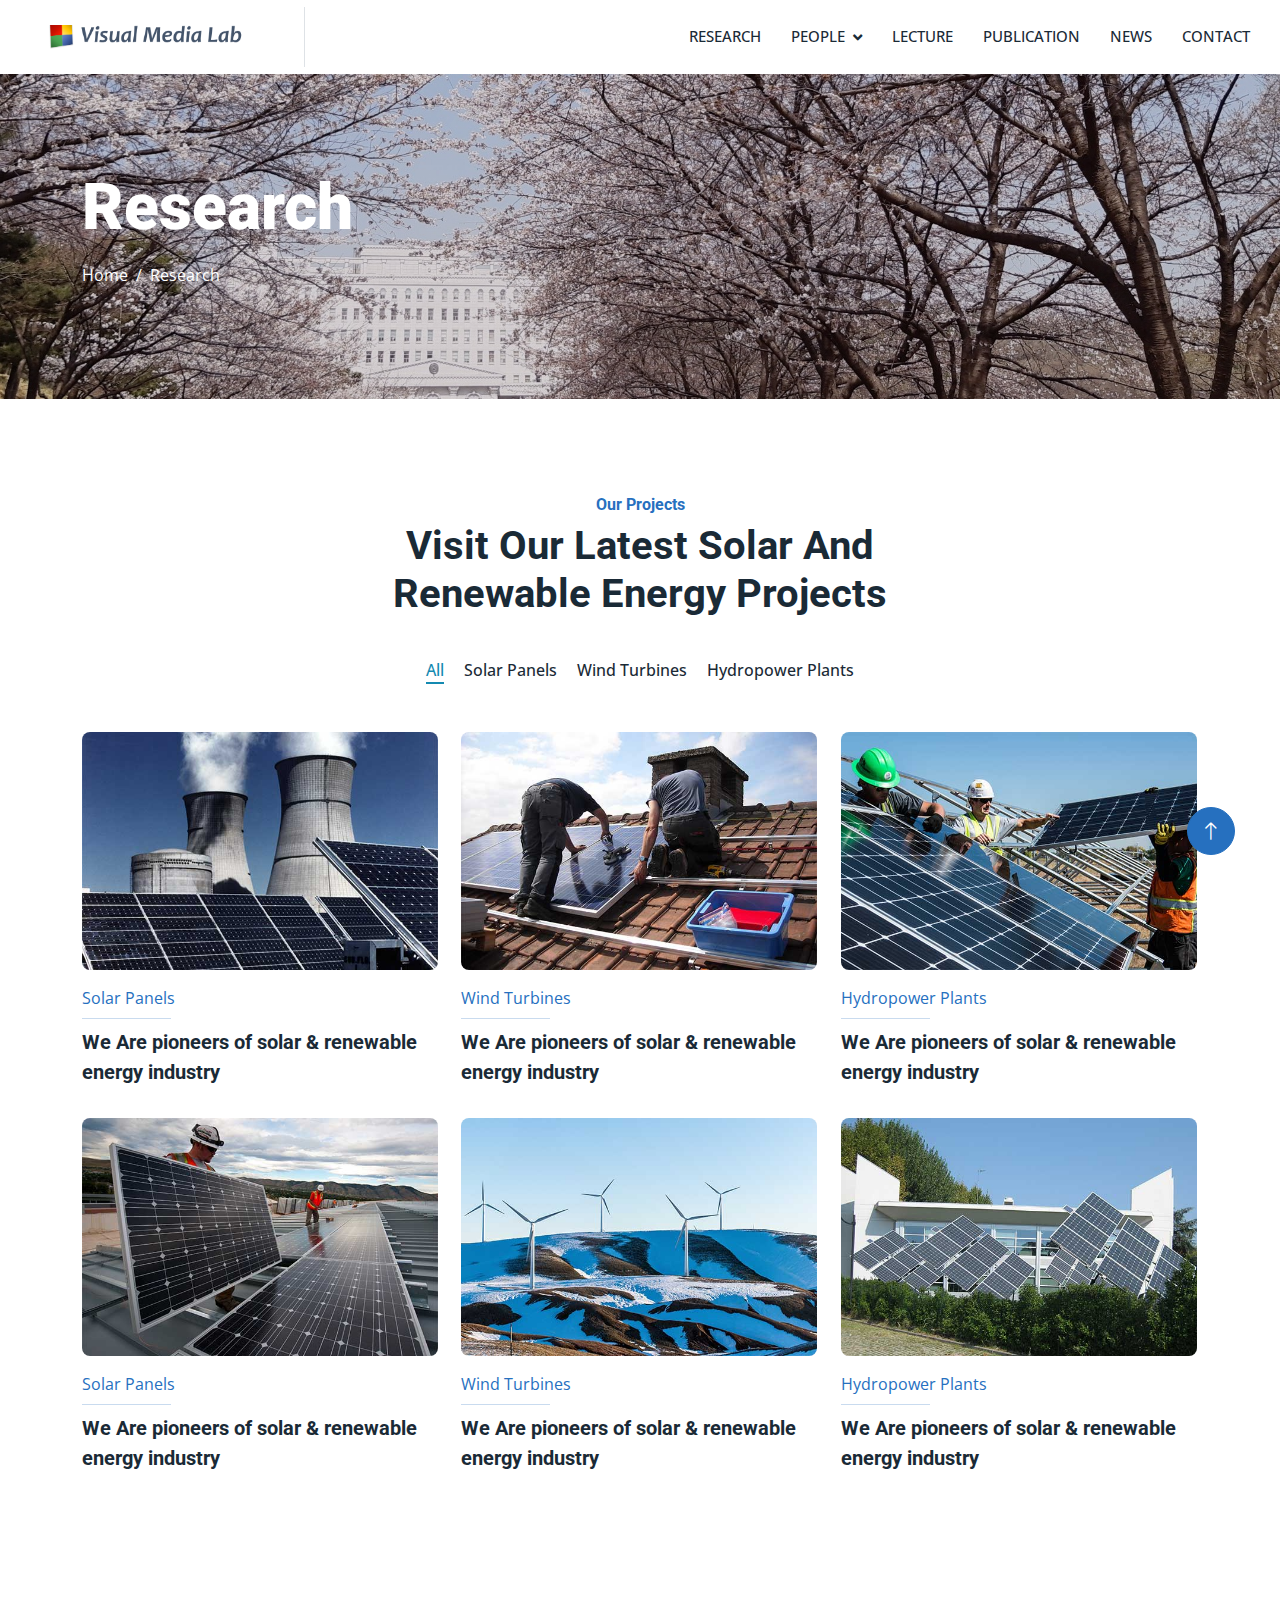
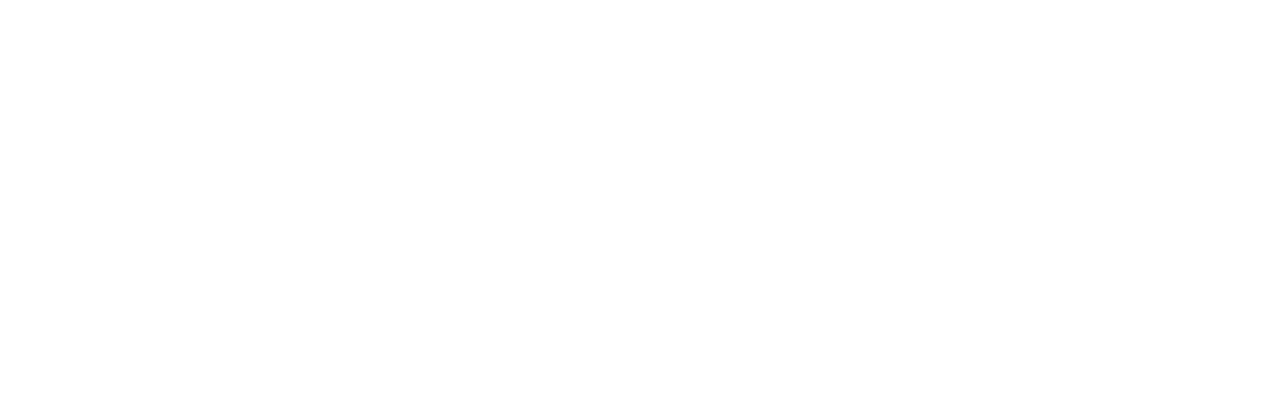
<file: lecture.html>
<!DOCTYPE html>
<html lang="en">
  <head>
    <meta charset="utf-8" />
    <title>Visual Media Lab</title>
    <meta content="width=device-width, initial-scale=1.0" name="viewport" />
    <meta content="" name="keywords" />
    <meta content="" name="description" />

    <!-- Favicon -->
    <link href="img/favicon.png" rel="icon" />

    <!-- Google Web Fonts -->
    <link rel="preconnect" href="https://fonts.googleapis.com" />
    <link rel="preconnect" href="https://fonts.gstatic.com" crossorigin />
    <link
      href="https://fonts.googleapis.com/css2?family=Open+Sans:wght@400;500&family=Roboto:wght@500;700;900&display=swap"
      rel="stylesheet"
    />
    <!-- Icon Font Stylesheet -->
    <link
      href="https://cdnjs.cloudflare.com/ajax/libs/font-awesome/5.10.0/css/all.min.css"
      rel="stylesheet"
    />
    <link
      href="https://cdn.jsdelivr.net/npm/bootstrap-icons@1.4.1/font/bootstrap-icons.css"
      rel="stylesheet"
    />

    <!-- Libraries Stylesheet -->
    <link href="lib/animate/animate.min.css" rel="stylesheet" />
    <link href="lib/owlcarousel/assets/owl.carousel.min.css" rel="stylesheet" />
    <link href="lib/lightbox/css/lightbox.min.css" rel="stylesheet" />

    <!-- Customized Bootstrap Stylesheet -->
    <link href="css/bootstrap.min.css" rel="stylesheet" />

    <!-- Template Stylesheet -->
    <link href="css/style.css" rel="stylesheet" />
    <link rel="stylesheet" href="css/style2.css">

    <!-- <script src="assets/js/vendor/modernizr-2.8.3-respond-1.4.2.min.js"></script> -->
  </head>

  <body>
      <!-- Spinner Start -->
      <div id="spinner" class="show bg-white position-fixed translate-middle w-100 vh-100 top-50 start-50 d-flex align-items-center justify-content-center">
          <div class="spinner-border text-primary" style="width: 3rem; height: 3rem;" role="status">
              <span class="sr-only">Loading...</span>
          </div>
      </div>
      <!-- Spinner End -->

      <!-- Navbar Start -->
      <nav class="navbar navbar-expand-lg bg-white navbar-light sticky-top p-0">
        <a
          href="index.html"
          class="navbar-brand d-flex align-items-center border-end px-4 px-lg-5"
        >
          <img src="img/logo.png" class="logo" alt="" />
      
        </a>
        <button
          type="button"
          class="navbar-toggler me-4"
          data-bs-toggle="collapse"
          data-bs-target="#navbarCollapse"
        >
          <span class="navbar-toggler-icon"></span>
        </button>
        <div class="collapse navbar-collapse" id="navbarCollapse">
          <div class="navbar-nav ms-auto p-4 p-lg-0">
            <a href="project.html" class="nav-item nav-link" id="nav-research"
              >Research</a
            >
            <div class="nav-item dropdown">
              <a
                href="#"
                class="nav-link dropdown-toggle"
                data-bs-toggle="dropdown"
                id="nav-people"
                >People</a
              >
              <div class="dropdown-menu bg-light m-0">
                <a href="professor.html" class="dropdown-item" id="nav-professor"
                  >Professor</a
                >
                <a href="students.html" class="dropdown-item" id="nav-students"
                  >Students</a
                >
              </div>
            </div>
            <a href="lecture.html" class="nav-item nav-link" id="nav-research"
              >Lecture</a
            >
            <a href="publication.html" class="nav-item nav-link" id="nav-publication"
              >Publication</a
            >
            <a href="news.html" class="nav-item nav-link" id="nav-news">News</a>
            <a href="contact.html" class="nav-item nav-link" id="nav-contact"
              >Contact</a
            >
          </div>
        </div>
      </nav>
      <!-- Navbar End -->


    <!-- Page Header Start -->
    <div class="container-fluid page-header py-5 mb-5">
        <div class="container py-5">
            <h1 class="display-3 text-white mb-3 animated slideInDown">Research</h1>
            <nav aria-label="breadcrumb animated slideInDown">
                <ol class="breadcrumb">
                    <li class="breadcrumb-item"><a class="text-white" href="#">Home</a></li>
                    <!-- <li class="breadcrumb-item"><a class="text-white" href="#">Pages</a></li> -->
                    <li class="breadcrumb-item text-white active" aria-current="page">Research</li>
                </ol>
            </nav>
        </div>
    </div>
    <!-- Page Header End -->


    <!-- Projects Start -->
    <div class="container-xxl py-5">
        <div class="container">
            <div class="text-center mx-auto mb-5 wow fadeInUp" data-wow-delay="0.1s" style="max-width: 600px;">
                <h6 class="text-primary">Our Projects</h6>
                <h1 class="mb-4">Visit Our Latest Solar And Renewable Energy Projects</h1>
            </div>
            <div class="row mt-n2 wow fadeInUp" data-wow-delay="0.3s">
                <div class="col-12 text-center">
                    <ul class="list-inline mb-5" id="portfolio-flters">
                        <li class="mx-2 active" data-filter="*">All</li>
                        <li class="mx-2" data-filter=".first">Solar Panels</li>
                        <li class="mx-2" data-filter=".second">Wind Turbines</li>
                        <li class="mx-2" data-filter=".third">Hydropower Plants</li>
                    </ul>
                </div>
            </div>
            <div class="row g-4 portfolio-container wow fadeInUp" data-wow-delay="0.5s">
                <div class="col-lg-4 col-md-6 portfolio-item first">
                    <div class="portfolio-img rounded overflow-hidden">
                        <img class="img-fluid" src="img/img-600x400-6.jpg" alt="">
                        <div class="portfolio-btn">
                            <a class="btn btn-lg-square btn-outline-light rounded-circle mx-1" href="img/img-600x400-6.jpg" data-lightbox="portfolio"><i class="fa fa-eye"></i></a>
                            <a class="btn btn-lg-square btn-outline-light rounded-circle mx-1" href=""><i class="fa fa-link"></i></a>
                        </div>
                    </div>
                    <div class="pt-3">
                        <p class="text-primary mb-0">Solar Panels</p>
                        <hr class="text-primary w-25 my-2">
                        <h5 class="lh-base">We Are pioneers of solar & renewable energy industry</h5>
                    </div>
                </div>
                <div class="col-lg-4 col-md-6 portfolio-item second">
                    <div class="portfolio-img rounded overflow-hidden">
                        <img class="img-fluid" src="img/img-600x400-5.jpg" alt="">
                        <div class="portfolio-btn">
                            <a class="btn btn-lg-square btn-outline-light rounded-circle mx-1" href="img/img-600x400-5.jpg" data-lightbox="portfolio"><i class="fa fa-eye"></i></a>
                            <a class="btn btn-lg-square btn-outline-light rounded-circle mx-1" href=""><i class="fa fa-link"></i></a>
                        </div>
                    </div>
                    <div class="pt-3">
                        <p class="text-primary mb-0">Wind Turbines</p>
                        <hr class="text-primary w-25 my-2">
                        <h5 class="lh-base">We Are pioneers of solar & renewable energy industry</h5>
                    </div>
                </div>
                <div class="col-lg-4 col-md-6 portfolio-item third">
                    <div class="portfolio-img rounded overflow-hidden">
                        <img class="img-fluid" src="img/img-600x400-4.jpg" alt="">
                        <div class="portfolio-btn">
                            <a class="btn btn-lg-square btn-outline-light rounded-circle mx-1" href="img/img-600x400-4.jpg" data-lightbox="portfolio"><i class="fa fa-eye"></i></a>
                            <a class="btn btn-lg-square btn-outline-light rounded-circle mx-1" href=""><i class="fa fa-link"></i></a>
                        </div>
                    </div>
                    <div class="pt-3">
                        <p class="text-primary mb-0">Hydropower Plants</p>
                        <hr class="text-primary w-25 my-2">
                        <h5 class="lh-base">We Are pioneers of solar & renewable energy industry</h5>
                    </div>
                </div>
                <div class="col-lg-4 col-md-6 portfolio-item first">
                    <div class="portfolio-img rounded overflow-hidden">
                        <img class="img-fluid" src="img/img-600x400-3.jpg" alt="">
                        <div class="portfolio-btn">
                            <a class="btn btn-lg-square btn-outline-light rounded-circle mx-1" href="img/img-600x400-3.jpg" data-lightbox="portfolio"><i class="fa fa-eye"></i></a>
                            <a class="btn btn-lg-square btn-outline-light rounded-circle mx-1" href=""><i class="fa fa-link"></i></a>
                        </div>
                    </div>
                    <div class="pt-3">
                        <p class="text-primary mb-0">Solar Panels</p>
                        <hr class="text-primary w-25 my-2">
                        <h5 class="lh-base">We Are pioneers of solar & renewable energy industry</h5>
                    </div>
                </div>
                <div class="col-lg-4 col-md-6 portfolio-item second">
                    <div class="portfolio-img rounded overflow-hidden">
                        <img class="img-fluid" src="img/img-600x400-2.jpg" alt="">
                        <div class="portfolio-btn">
                            <a class="btn btn-lg-square btn-outline-light rounded-circle mx-1" href="img/img-600x400-2.jpg" data-lightbox="portfolio"><i class="fa fa-eye"></i></a>
                            <a class="btn btn-lg-square btn-outline-light rounded-circle mx-1" href=""><i class="fa fa-link"></i></a>
                        </div>
                    </div>
                    <div class="pt-3">
                        <p class="text-primary mb-0">Wind Turbines</p>
                        <hr class="text-primary w-25 my-2">
                        <h5 class="lh-base">We Are pioneers of solar & renewable energy industry</h5>
                    </div>
                </div>
                <div class="col-lg-4 col-md-6 portfolio-item third">
                    <div class="portfolio-img rounded overflow-hidden">
                        <img class="img-fluid" src="img/img-600x400-1.jpg" alt="">
                        <div class="portfolio-btn">
                            <a class="btn btn-lg-square btn-outline-light rounded-circle mx-1" href="img/img-600x400-1.jpg" data-lightbox="portfolio"><i class="fa fa-eye"></i></a>
                            <a class="btn btn-lg-square btn-outline-light rounded-circle mx-1" href=""><i class="fa fa-link"></i></a>
                        </div>
                    </div>
                    <div class="pt-3">
                        <p class="text-primary mb-0">Hydropower Plants</p>
                        <hr class="text-primary w-25 my-2">
                        <h5 class="lh-base">We Are pioneers of solar & renewable energy industry</h5>
                    </div>
                </div>
            </div>
        </div>
    </div>
    <!-- Projects End -->

    <!-- Testimonial Start -->
    <!-- <div class="container-xxl py-5">
        <div class="container">
            <div class="text-center mx-auto mb-5 wow fadeInUp" data-wow-delay="0.1s" style="max-width: 600px;">
                <h6 class="text-primary">Testimonial</h6>
                <h1 class="mb-4">What Our Clients Say!</h1>
            </div>
            <div class="owl-carousel testimonial-carousel wow fadeInUp" data-wow-delay="0.1s">
                <div class="testimonial-item text-center">
                    <div class="testimonial-img position-relative">
                        <img class="img-fluid rounded-circle mx-auto mb-5" src="img/testimonial-1.jpg">
                        <div class="btn-square bg-primary rounded-circle">
                            <i class="fa fa-quote-left text-white"></i>
                        </div>
                    </div>
                    <div class="testimonial-text text-center rounded p-4">
                        <p>Clita clita tempor justo dolor ipsum amet kasd amet duo justo duo duo labore sed sed. Magna ut diam sit et amet stet eos sed clita erat magna elitr erat sit sit erat at rebum justo sea clita.</p>
                        <h5 class="mb-1">Client Name</h5>
                        <span class="fst-italic">Profession</span>
                    </div>
                </div>
                <div class="testimonial-item text-center">
                    <div class="testimonial-img position-relative">
                        <img class="img-fluid rounded-circle mx-auto mb-5" src="img/testimonial-2.jpg">
                        <div class="btn-square bg-primary rounded-circle">
                            <i class="fa fa-quote-left text-white"></i>
                        </div>
                    </div>
                    <div class="testimonial-text text-center rounded p-4">
                        <p>Clita clita tempor justo dolor ipsum amet kasd amet duo justo duo duo labore sed sed. Magna ut diam sit et amet stet eos sed clita erat magna elitr erat sit sit erat at rebum justo sea clita.</p>
                        <h5 class="mb-1">Client Name</h5>
                        <span class="fst-italic">Profession</span>
                    </div>
                </div>
                <div class="testimonial-item text-center">
                    <div class="testimonial-img position-relative">
                        <img class="img-fluid rounded-circle mx-auto mb-5" src="img/testimonial-3.jpg">
                        <div class="btn-square bg-primary rounded-circle">
                            <i class="fa fa-quote-left text-white"></i>
                        </div>
                    </div>
                    <div class="testimonial-text text-center rounded p-4">
                        <p>Clita clita tempor justo dolor ipsum amet kasd amet duo justo duo duo labore sed sed. Magna ut diam sit et amet stet eos sed clita erat magna elitr erat sit sit erat at rebum justo sea clita.</p>
                        <h5 class="mb-1">Client Name</h5>
                        <span class="fst-italic">Profession</span>
                    </div>
                </div>
            </div>
        </div>
    </div> -->
    <!-- Testimonial End -->
        

    <!-- Footer Start -->
    <div class="container-fluid bg-dark text-body footer mt-5 pt-5 wow fadeIn" data-wow-delay="0.1s">
        <div class="container py-5">
            <div class="row g-5">
                <div class="col-lg-8 col-md-6">
                    <h5 class="text-white mb-4">Address</h5>
                    <p class="mb-2"><i class="fa fa-map-marker-alt me-3"></i>Deogyeong-daero, Giheung-gu, Yongin-si, Gyeonggi-do, Republic of Korea, 17104.</p>
                    <!-- <p class="mb-2"><i class="fa fa-phone-alt me-3"></i>010-6405-5430</p> -->
                    <p class="mb-2"><i class="fa fa-envelope me-3"></i>hykim.v@khu.ac.kr</p>
                    <div class="d-flex pt-2">
                        <a class="btn btn-square btn-outline-light btn-social" href=""><i class="fab fa-twitter"></i></a>
                        <a class="btn btn-square btn-outline-light btn-social" href=""><i class="fab fa-facebook-f"></i></a>
                        <a class="btn btn-square btn-outline-light btn-social" href=""><i class="fab fa-youtube"></i></a>
                        <a class="btn btn-square btn-outline-light btn-social" href="https://github.com/VML-lambda"><i class="fab fa-github"></i></a>
                    </div>
                </div>
                <div class="col-lg-4 col-md-6">
                    <h5 class="text-white mb-4">Project Gallery</h5>
                    <div class="row g-2">
                        <div class="col-4">
                            <img class="img-fluid rounded" src="img/project_HD_20230630.jpg" alt="">
                        </div>
                        <div class="col-4">
                            <img class="img-fluid rounded" src="img/project_HM_GTS_ShareAward_20230421.jpg" alt="">
                        </div>
                        <div class="col-4">
                            <img class="img-fluid rounded" src="img/project_HW_MPEG_2023.07.15_crop.png" alt="">
                        </div>
                        <div class="col-4">
                            <img class="img-fluid rounded" src="img/project_JH_MPEG_2023.07.15.jpg" alt="">
                        </div>
                        <!-- <div class="col-4">
                            <img class="img-fluid rounded" src="img/project_TCSVT_L-MSFC.png" alt="">
                        </div> -->
                        <!-- <div class="col-4">
                            <img class="img-fluid rounded" src="img/gallery-6.jpg" alt="">
                        </div> -->
                    </div>
                </div>
            </div>
        </div>
        <div class="container">
            <div class="copyright">
                <div class="row">
                    <div class="col-md-6 text-center text-md-start mb-3 mb-md-0">
                        &copy; <a href="#">Your Site Name</a>, All Right Reserved.
                    </div>
                    <div class="col-md-6 text-center text-md-end">
                        <!--/*** This template is free as long as you keep the footer author’s credit link/attribution link/backlink. If you'd like to use the template without the footer author’s credit link/attribution link/backlink, you can purchase the Credit Removal License from "https://htmlcodex.com/credit-removal". Thank you for your support. ***/-->
                        Designed By <a href="https://htmlcodex.com">HTML Codex</a>
                        <br>Distributed By: <a href="https://themewagon.com" target="_blank">ThemeWagon</a>
                    </div>
                </div>
            </div>
        </div>
    </div>
    <!-- Footer End -->

    <!-- Back to Top -->
    <a href="#" class="btn btn-lg btn-primary btn-lg-square rounded-circle back-to-top"><i class="bi bi-arrow-up"></i></a>


    <!-- JavaScript Libraries -->
    <script src="https://code.jquery.com/jquery-3.4.1.min.js"></script>
    <script src="https://cdn.jsdelivr.net/npm/bootstrap@5.0.0/dist/js/bootstrap.bundle.min.js"></script>
    <script src="lib/wow/wow.min.js"></script>
    <script src="lib/easing/easing.min.js"></script>
    <script src="lib/waypoints/waypoints.min.js"></script>
    <script src="lib/counterup/counterup.min.js"></script>
    <script src="lib/owlcarousel/owl.carousel.min.js"></script>
    <script src="lib/isotope/isotope.pkgd.min.js"></script>
    <script src="lib/lightbox/js/lightbox.min.js"></script>

    <!-- Template Javascript -->
    <script src="js/main.js"></script>
</body>

</html>
</file>
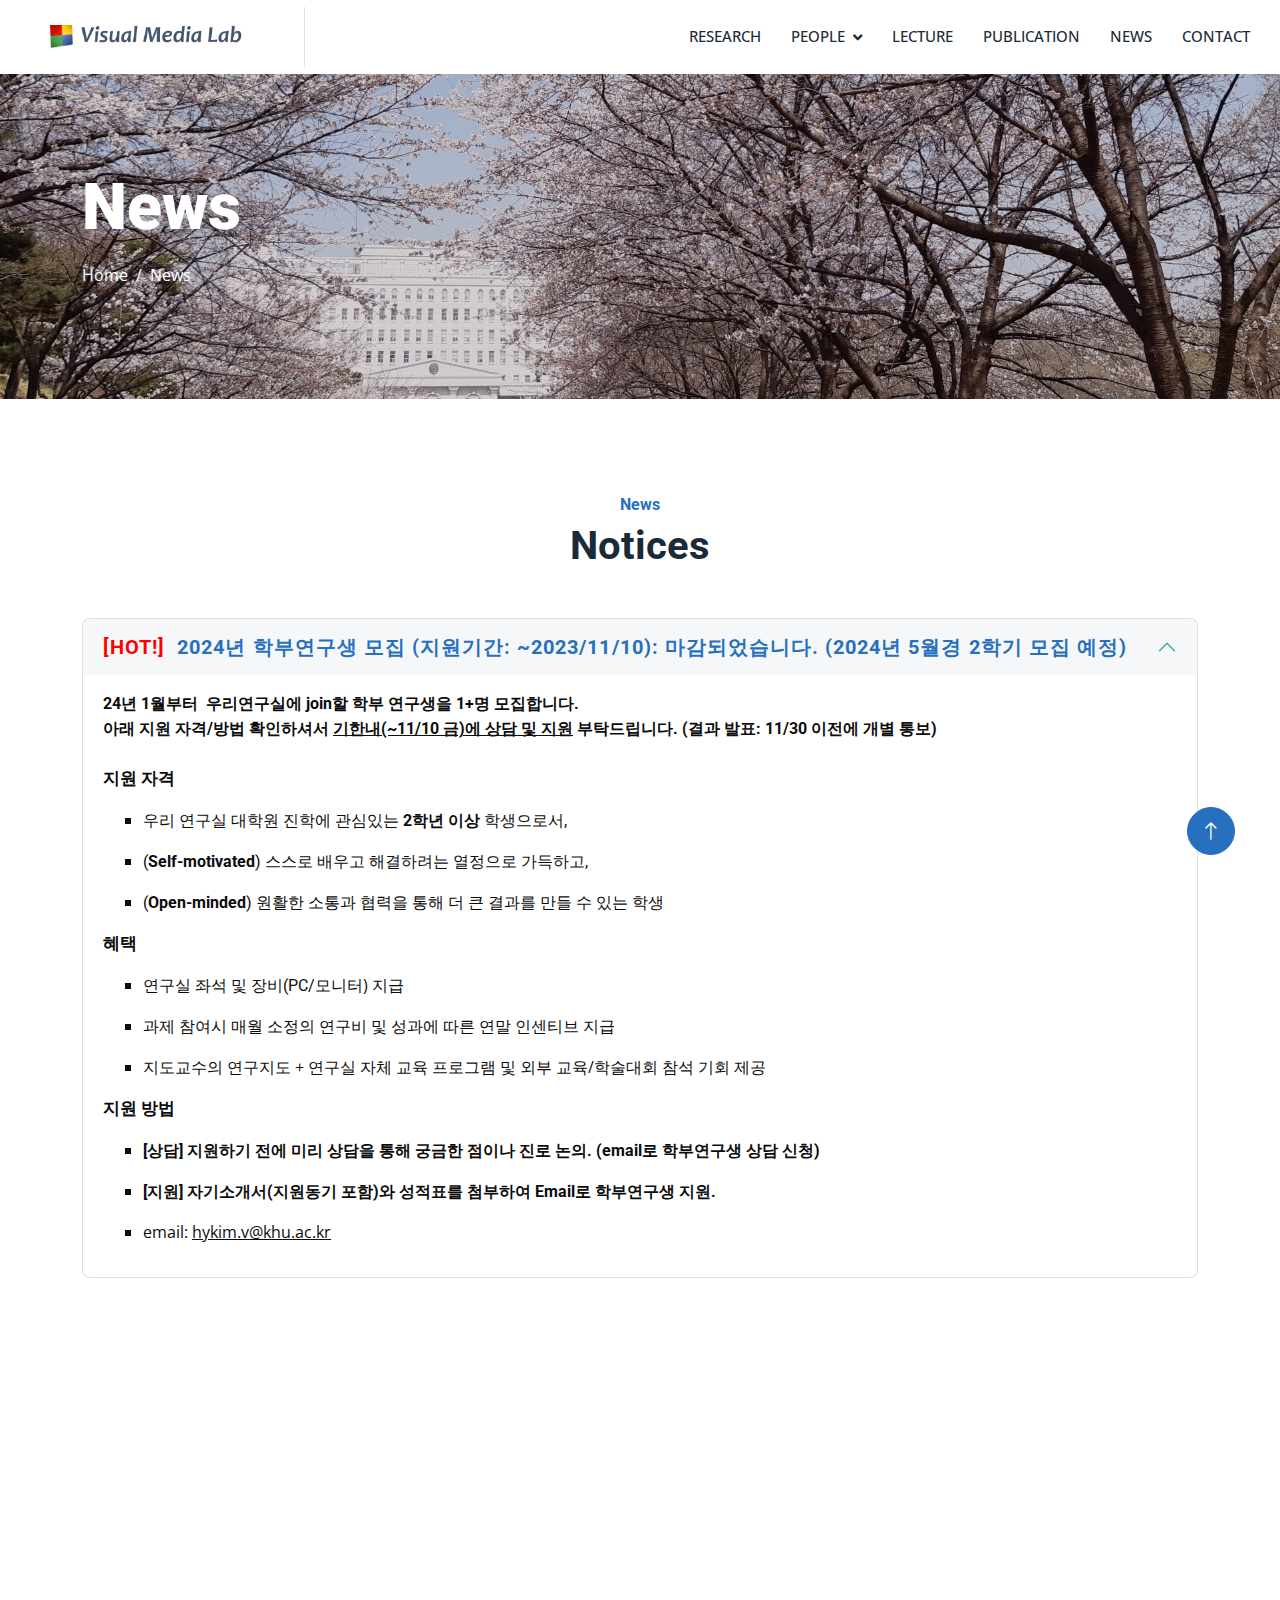
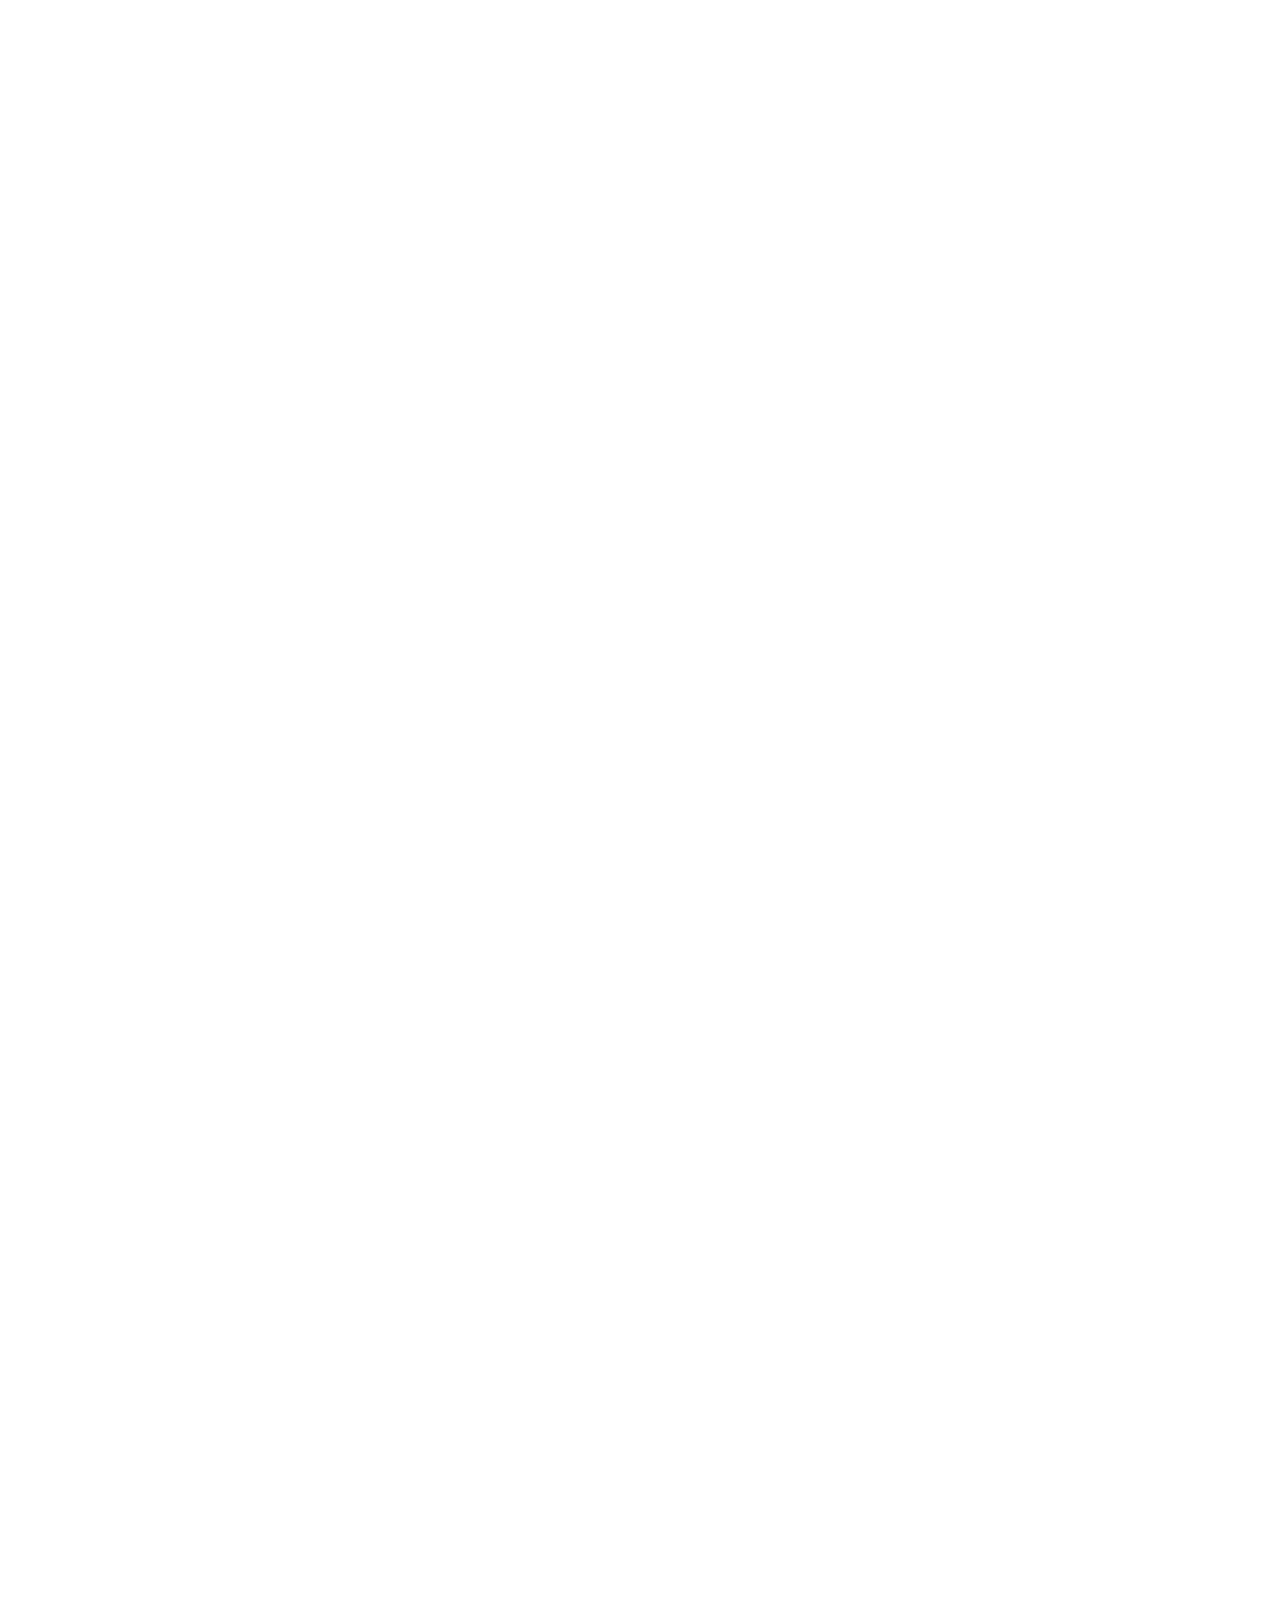
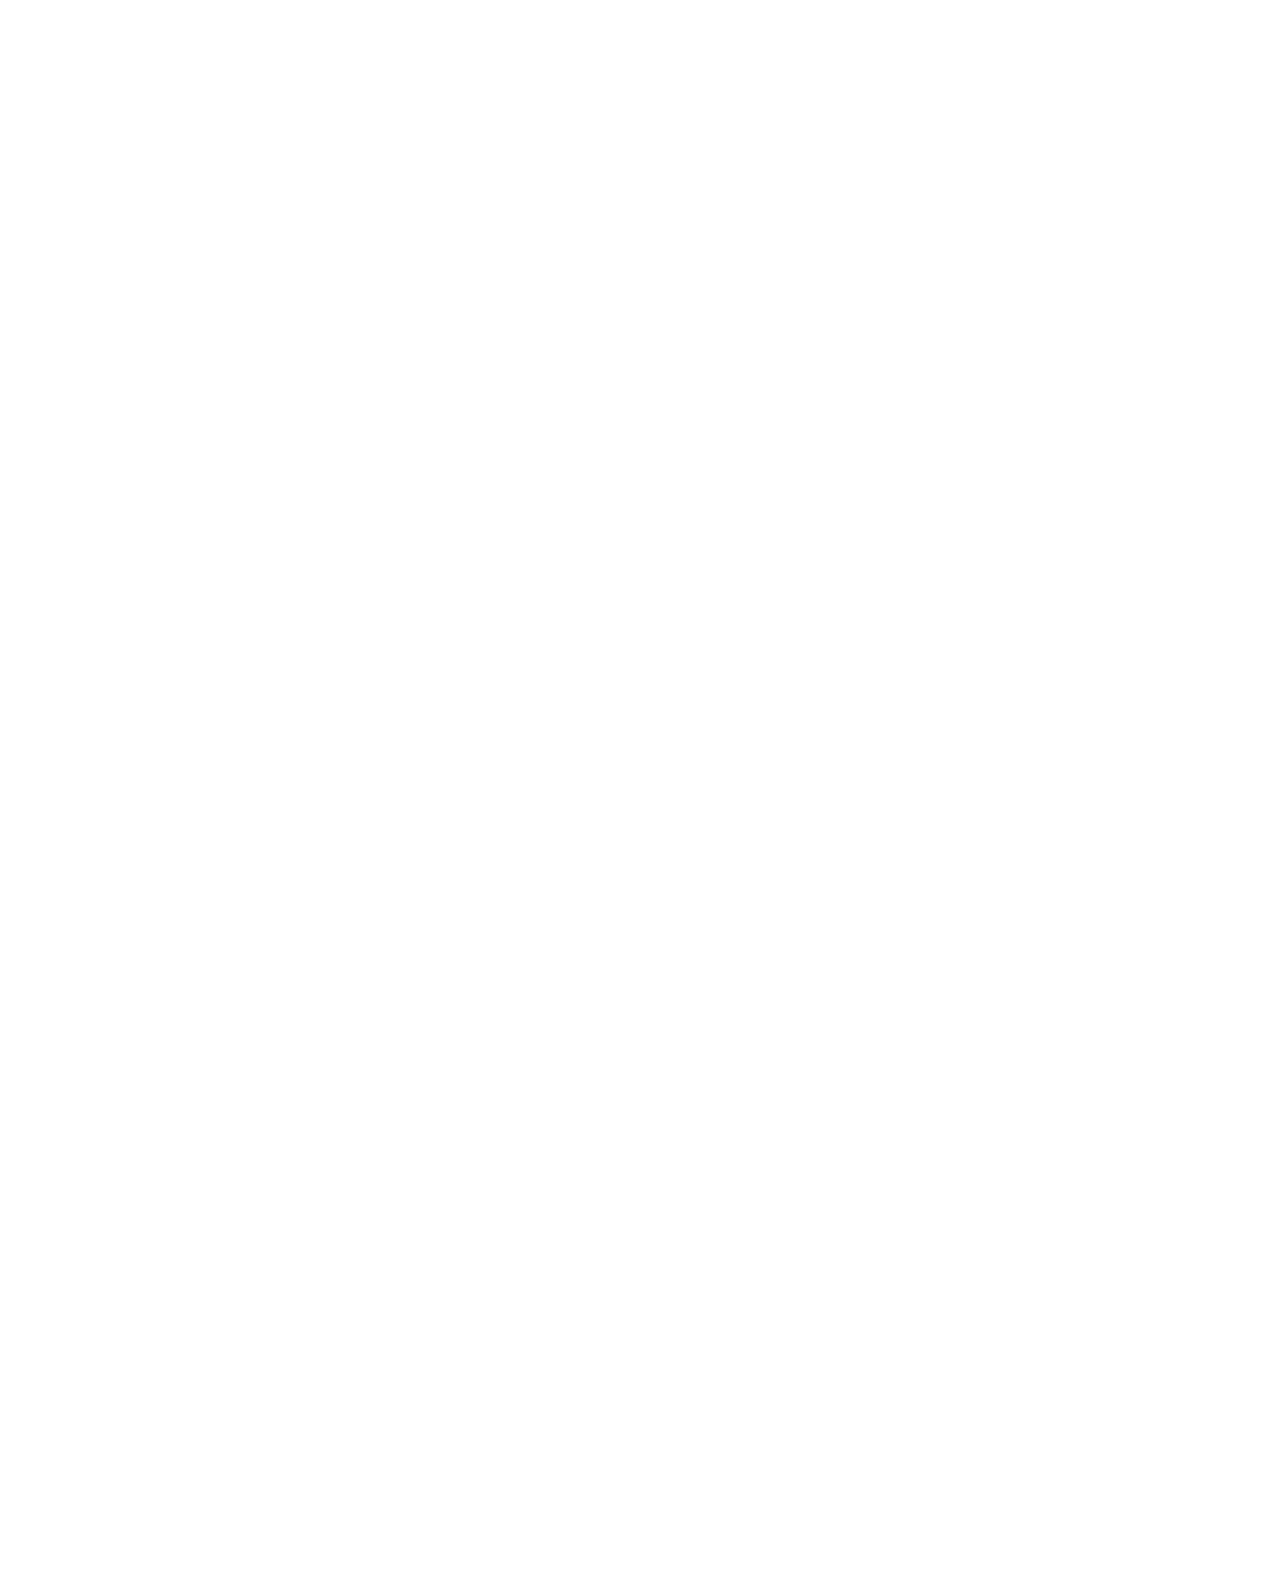
<file: news.html>
<!DOCTYPE html>
<html lang="en">
  <head>
    <meta charset="utf-8" />
    <title>Visual Media Lab</title>
    <meta content="width=device-width, initial-scale=1.0" name="viewport" />
    <meta content="" name="keywords" />
    <meta content="" name="description" />

    <!-- Favicon -->
    <link href="img/favicon.png" rel="icon" />

    <!-- Google Web Fonts -->
    <link rel="preconnect" href="https://fonts.googleapis.com" />
    <link rel="preconnect" href="https://fonts.gstatic.com" crossorigin />
    <link
      href="https://fonts.googleapis.com/css2?family=Open+Sans:wght@400;500&family=Roboto:wght@500;700;900&display=swap"
      rel="stylesheet"
    />
    <!-- Icon Font Stylesheet -->
    <link
      href="https://cdnjs.cloudflare.com/ajax/libs/font-awesome/5.10.0/css/all.min.css"
      rel="stylesheet"
    />
    <link
      href="https://cdn.jsdelivr.net/npm/bootstrap-icons@1.4.1/font/bootstrap-icons.css"
      rel="stylesheet"
    />

    <!-- Libraries Stylesheet -->
    <link href="lib/animate/animate.min.css" rel="stylesheet" />
    <link href="lib/owlcarousel/assets/owl.carousel.min.css" rel="stylesheet" />
    <link href="lib/lightbox/css/lightbox.min.css" rel="stylesheet" />

    <!-- Customized Bootstrap Stylesheet -->
    <link href="css/bootstrap.min.css" rel="stylesheet" />

    <!-- Template Stylesheet -->
    <link href="css/style.css" rel="stylesheet" />
    <link rel="stylesheet" href="css/style2.css">

    <!-- <script src="assets/js/vendor/modernizr-2.8.3-respond-1.4.2.min.js"></script> -->
  </head>

  <body>
      <!-- Spinner Start -->
      <div id="spinner" class="show bg-white position-fixed translate-middle w-100 vh-100 top-50 start-50 d-flex align-items-center justify-content-center">
          <div class="spinner-border text-primary" style="width: 3rem; height: 3rem;" role="status">
              <span class="sr-only">Loading...</span>
          </div>
      </div>
      <!-- Spinner End -->

      <!-- Navbar Start -->
      <nav class="navbar navbar-expand-lg bg-white navbar-light sticky-top p-0">
        <a
          href="index.html"
          class="navbar-brand d-flex align-items-center border-end px-4 px-lg-5"
        >
          <img src="img/logo.png" class="logo" alt="" />
      
        </a>
        <button
          type="button"
          class="navbar-toggler me-4"
          data-bs-toggle="collapse"
          data-bs-target="#navbarCollapse"
        >
          <span class="navbar-toggler-icon"></span>
        </button>
        <div class="collapse navbar-collapse" id="navbarCollapse">
          <div class="navbar-nav ms-auto p-4 p-lg-0">
            <a href="project.html" class="nav-item nav-link" id="nav-research"
              >Research</a
            >
            <div class="nav-item dropdown">
              <a
                href="#"
                class="nav-link dropdown-toggle"
                data-bs-toggle="dropdown"
                id="nav-people"
                >People</a
              >
              <div class="dropdown-menu bg-light m-0">
                <a href="professor.html" class="dropdown-item" id="nav-professor"
                  >Professor</a
                >
                <a href="students.html" class="dropdown-item" id="nav-students"
                  >Students</a
                >
              </div>
            </div>
            <a href="lecture.html" class="nav-item nav-link" id="nav-research"
              >Lecture</a
            >
            <a href="publication.html" class="nav-item nav-link" id="nav-publication"
              >Publication</a
            >
            <a href="news.html" class="nav-item nav-link" id="nav-news">News</a>
            <a href="contact.html" class="nav-item nav-link" id="nav-contact"
              >Contact</a
            >
          </div>
        </div>
      </nav>
      <!-- Navbar End -->
      
    <!-- Page Header Start -->
    <div class="container-fluid page-header py-5 mb-5">
        <div class="container py-5">
            <h1 class="display-3 text-white mb-3 animated slideInDown">News</h1>
            <nav aria-label="breadcrumb animated slideInDown">
                <ol class="breadcrumb">
                    <li class="breadcrumb-item"><a class="text-white" href="#">Home</a></li>
                    <li class="breadcrumb-item text-white active" aria-current="page">News</li>
                </ol>
            </nav>
        </div>
    </div>
    <!-- Page Header End -->
    <section id="faq">
        <!-- Notices Start -->
        <div class="container-xxl py-5">
            <div class="container">
                <div class="text-center mx-auto mb-5 wow fadeInUp" data-wow-delay="0.1s" style="max-width: 600px;">
                    <h6 class="text-primary">News</h6>
                    <h1 class="mb-4">Notices</h1>
                </div>
                <div class="wow fadeInUp" data-wow-delay="0.1s">
                    <div class="accordion" id="accordionPanelsStayOpenExample">

                        <div class="accordion-item mt-3">
                            <h5 class="accordion-header border-0" id="panelsStayOpen-heading0">
                                <button class="accordion-button text-primary fs-5" type="button" data-bs-toggle="collapse" data-bs-target="#panelsStayOpen-collapse0" aria-expanded="true" aria-controls="panelsStayOpen-collapse0">
                                    <span style="color:red">[Hot!] </span> &nbsp; 2024년 학부연구생 모집 (지원기간: ~2023/11/10): 마감되었습니다. (2024년 5월경 2학기 모집 예정)
                                </button>
                            </h5>
                            <div id="panelsStayOpen-collapse0" class="accordion-collapse collapse show">
                                <div class="accordion-body">
                                    <div class="tyJCtd mGzaTb Depvyb baZpAe"><p dir="ltr" class="zfr3Q CDt4Ke " style="margin-left: 0.0pt; margin-right: 0.0pt; padding-left: 0.0pt; text-align: left; text-indent: 0.0pt;"><span class="C9DxTc " style="font-family: Roboto, Arial; font-weight: 700;">24년 1월부터&nbsp; 우리연구실에 join할 학부 연구생을 1+명 모집합니다.</span><span class="C9DxTc " style="font-family: Roboto, Arial; font-weight: 700;"><br></span><span class="C9DxTc " style="font-family: Roboto, Arial; font-weight: 700;">아래 지원 자격/방법 확인하셔서 </span><span class="C9DxTc " style="font-family: Roboto, Arial; font-weight: 700; text-decoration: underline;">기한</span><span class="C9DxTc " style="font-family: Roboto, Arial; font-variant: normal; font-weight: 700; text-decoration: underline;">내</span><span class="C9DxTc " style="font-family: Roboto, Arial; font-weight: 700; text-decoration: underline;">(~11/10 금)에 상담 및 지원</span><span class="C9DxTc " style="font-family: Roboto, Arial; font-weight: 700;"> 부탁드립니다. (결과 발표: 11/30 이전에 개별 통보)</span><span class="C9DxTc " style="font-family: Roboto, Arial; font-weight: 700;"><br></span><span class="C9DxTc " style="font-family: Roboto, Arial; font-weight: 700;"><br></span><span class="C9DxTc " style="font-family: Roboto, Arial; font-size: 13.0pt; font-style: normal; font-variant: normal; font-weight: 700; text-decoration: none; vertical-align: baseline;">지원 자격</span></p><ul class="n8H08c UVNKR " style="list-style-type: square; margin-left: 0; margin-right: 0; padding: 0;"><li dir="ltr" class="zfr3Q TYR86d eD0Rn " style="margin-left: 30.0pt;"><p dir="ltr" role="presentation" class="zfr3Q CDt4Ke " style="margin-left: 0.0pt; margin-right: 0.0pt; padding-left: 0.0pt; text-align: left; text-indent: 0.0pt;"><span class="C9DxTc " style="font-size: 12.0pt; font-variant: normal; vertical-align: baseline;">우리 연구실 </span><span class="C9DxTc " style="font-family: Roboto, Arial; font-size: 12.0pt; font-style: normal; font-variant: normal; font-weight: 400; text-decoration: none; vertical-align: baseline;">대학원 진학에 관심있는 </span><span class="C9DxTc " style="font-family: Roboto, Arial; font-size: 12.0pt; font-weight: 700; vertical-align: baseline;">2학년 이상 </span><span class="C9DxTc " style="font-family: Roboto, Arial; font-size: 12.0pt; font-style: normal; font-variant: normal; font-weight: 400; text-decoration: none; vertical-align: baseline;">학생으로서,</span></p></li><li dir="ltr" class="zfr3Q TYR86d eD0Rn " style="margin-left: 30.0pt;"><p dir="ltr" role="presentation" class="zfr3Q CDt4Ke " style="margin-left: 0.0pt; margin-right: 0.0pt; padding-left: 0.0pt; text-align: left; text-indent: 0.0pt;"><span class="C9DxTc " style="font-family: Roboto, Arial; font-size: 12.0pt; font-style: normal; font-variant: normal; font-weight: 400; text-decoration: none; vertical-align: baseline;">(</span><span class="C9DxTc " style="font-family: Roboto, Arial; font-size: 12.0pt; font-style: normal; font-variant: normal; font-weight: 700; text-decoration: none; vertical-align: baseline;">Self-motivated</span><span class="C9DxTc " style="font-family: Roboto, Arial; font-size: 12.0pt; font-style: normal; font-variant: normal; font-weight: 400; text-decoration: none; vertical-align: baseline;">) 스스로 배우고 해결하려는 열정으로 가득하고,</span></p></li><li dir="ltr" class="zfr3Q TYR86d eD0Rn " style="margin-left: 30.0pt;"><p dir="ltr" role="presentation" class="zfr3Q CDt4Ke " style="margin-left: 0.0pt; margin-right: 0.0pt; padding-left: 0.0pt; text-align: left; text-indent: 0.0pt;"><span class="C9DxTc " style="font-family: Roboto, Arial; font-size: 12.0pt; font-style: normal; font-variant: normal; font-weight: 400; text-decoration: none; vertical-align: baseline;">(</span><span class="C9DxTc " style="font-family: Roboto, Arial; font-size: 12.0pt; font-style: normal; font-variant: normal; font-weight: 700; text-decoration: none; vertical-align: baseline;">Open-minded</span><span class="C9DxTc " style="font-family: Roboto, Arial; font-size: 12.0pt; font-style: normal; font-variant: normal; font-weight: 400; text-decoration: none; vertical-align: baseline;">) </span><span class="C9DxTc " style="font-size: 12.0pt; font-variant: normal; vertical-align: baseline;">원활한 소통과 </span><span class="C9DxTc " style="font-family: Roboto, Arial; font-size: 12.0pt; font-style: normal; font-variant: normal; font-weight: 400; text-decoration: none; vertical-align: baseline;">협력을 통해 더 큰 결과를 만들 </span><span class="C9DxTc " style="font-size: 12.0pt; vertical-align: baseline;">수 있는</span><span class="C9DxTc " style="font-family: Roboto, Arial; font-size: 12.0pt; font-style: normal; font-variant: normal; font-weight: 400; text-decoration: none; vertical-align: baseline;"> 학생&nbsp;</span></p></li></ul><p dir="ltr" class="zfr3Q CDt4Ke " style="margin-left: 0.0pt; margin-right: 0.0pt; padding-left: 0.0pt; text-align: left; text-indent: 0.0pt;"><span class="C9DxTc " style="font-family: Roboto, Arial; font-size: 13.0pt; font-style: normal; font-variant: normal; font-weight: 700; text-decoration: none; vertical-align: baseline;">혜택</span></p><ul class="n8H08c UVNKR " style="list-style-type: square; margin-left: 0; margin-right: 0; padding: 0;"><li dir="ltr" class="zfr3Q TYR86d eD0Rn " style="margin-left: 30.0pt;"><p dir="ltr" role="presentation" class="zfr3Q CDt4Ke " style="margin-left: 0.0pt; margin-right: 0.0pt; padding-left: 0.0pt; text-align: left; text-indent: 0.0pt;"><span class="C9DxTc " style="font-family: Roboto, Arial; font-size: 12.0pt; font-style: normal; font-variant: normal; font-weight: 400; text-decoration: none; vertical-align: baseline;">연구실 좌석 및 장비(PC/</span><span class="C9DxTc " style="font-size: 12.0pt; vertical-align: baseline;">모니터)</span><span class="C9DxTc " style="font-family: Roboto, Arial; font-size: 12.0pt; font-style: normal; font-variant: normal; font-weight: 400; text-decoration: none; vertical-align: baseline;"> 지급</span></p></li><li dir="ltr" class="zfr3Q TYR86d eD0Rn " style="margin-left: 30.0pt;"><p dir="ltr" role="presentation" class="zfr3Q CDt4Ke " style="margin-left: 0.0pt; margin-right: 0.0pt; padding-left: 0.0pt; text-align: left; text-indent: 0.0pt;"><span class="C9DxTc " style="font-family: Roboto, Arial; font-size: 12.0pt; font-style: normal; font-variant: normal; font-weight: 400; text-decoration: none; vertical-align: baseline;">과제 참여시 매월 소정의 연구비 및 </span><span class="C9DxTc " style="font-size: 12.0pt; vertical-align: baseline;">성과에 따른 연말 인센티브 지급</span></p></li><li dir="ltr" class="zfr3Q TYR86d eD0Rn " style="margin-left: 30.0pt;"><p dir="ltr" role="presentation" class="zfr3Q CDt4Ke " style="margin-left: 0.0pt; margin-right: 0.0pt; padding-left: 0.0pt; text-align: left; text-indent: 0.0pt;"><span class="C9DxTc " style="font-size: 12.0pt; vertical-align: baseline;">지도교수의 연구지도 + 연구실 자체 교육 프로그램 및 </span><span class="C9DxTc " style="font-family: Roboto, Arial; font-size: 12.0pt; font-style: normal; font-variant: normal; font-weight: 400; text-decoration: none; vertical-align: baseline;">외부 교육</span><span class="C9DxTc " style="font-size: 12.0pt; vertical-align: baseline;">/</span><span class="C9DxTc " style="font-size: 12.0pt; font-variant: normal; vertical-align: baseline;">학술대회 참석 기회</span><span class="C9DxTc " style="font-family: Roboto, Arial; font-size: 12.0pt; font-style: normal; font-variant: normal; font-weight: 400; text-decoration: none; vertical-align: baseline;"> 제공</span></p></li></ul><p dir="ltr" class="zfr3Q CDt4Ke " style="margin-left: 0.0pt; margin-right: 0.0pt; padding-left: 0.0pt; text-align: left; text-indent: 0.0pt;"><span class="C9DxTc " style="font-family: Roboto, Arial; font-size: 13.0pt; font-style: normal; font-variant: normal; font-weight: 700; text-decoration: none; vertical-align: baseline;">지원 방법</span></p><ul class="n8H08c UVNKR " style="list-style-type: square; margin-left: 0; margin-right: 0; padding: 0;"><li dir="ltr" class="zfr3Q TYR86d eD0Rn " style="margin-left: 30.0pt;"><p dir="ltr" role="presentation" class="zfr3Q CDt4Ke " style="margin-left: 0.0pt; margin-right: 0.0pt; padding-left: 0.0pt; text-align: left; text-indent: 0.0pt;"><span class="C9DxTc " style="font-family: Roboto, Arial; font-size: 12.0pt; font-weight: 700; vertical-align: baseline;">[상담] </span><span class="C9DxTc " style="font-family: Roboto, Arial; font-size: 12.0pt; font-variant: normal; font-weight: 700; vertical-align: baseline;">지원</span><span class="C9DxTc " style="font-family: Roboto, Arial; font-size: 12.0pt; font-weight: 700; vertical-align: baseline;">하기</span><span class="C9DxTc " style="font-family: Roboto, Arial; font-size: 12.0pt; font-variant: normal; font-weight: 700; vertical-align: baseline;"> 전에 미리 상담을 통해 궁금한 점이나 진로 </span><span class="C9DxTc " style="font-family: Roboto, Arial; font-size: 12.0pt; font-weight: 700; vertical-align: baseline;">논의</span><span class="C9DxTc " style="font-family: Roboto, Arial; font-size: 12.0pt; font-variant: normal; font-weight: 700; vertical-align: baseline;">. (email로 </span><span class="C9DxTc " style="font-family: Roboto, Arial; font-size: 12.0pt; font-weight: 700; vertical-align: baseline;">학부연구생 </span><span class="C9DxTc " style="font-family: Roboto, Arial; font-size: 12.0pt; font-variant: normal; font-weight: 700; vertical-align: baseline;">상담 신청)</span></p></li><li dir="ltr" class="zfr3Q TYR86d eD0Rn " style="margin-left: 30.0pt;"><p dir="ltr" role="presentation" class="zfr3Q CDt4Ke " style="margin-left: 0.0pt; padding-left: 0.0pt; text-align: left; text-indent: 0.0pt;"><span class="C9DxTc " style="font-family: Roboto, Arial; font-size: 12.0pt; font-weight: 700; vertical-align: baseline;">[지원] </span><span class="C9DxTc " style="font-family: Roboto, Arial; font-size: 12.0pt; font-variant: normal; font-weight: 700; vertical-align: baseline;">자기소개서(지원동기 포함)와 성적표를 첨부하여 </span><span class="C9DxTc " style="font-family: Roboto, Arial; font-size: 12.0pt; font-style: normal; font-variant: normal; font-weight: 700; text-decoration: none; vertical-align: baseline;">Email로 학부연구생 지원.</span></p></li><li dir="ltr" class="zfr3Q TYR86d eD0Rn " style="margin-left: 30.0pt;"><p dir="ltr" role="presentation" class="zfr3Q CDt4Ke " style="margin-left: 0.0pt; padding-left: 0.0pt; text-align: left; text-indent: 0.0pt;"><span class="C9DxTc " style="font-size: 12.0pt; vertical-align: baseline;">email: </span><a class="XqQF9c" href="mailto:hykim.v@khu.ac.kr" target="_blank" style="color: inherit; text-decoration: none;"><span class="C9DxTc aw5Odc " style="font-size: 12.0pt; text-decoration: underline; vertical-align: baseline;">hykim.v@khu.ac.kr</span></a><span class="C9DxTc " style="font-size: 12.0pt; vertical-align: baseline;"> </span><span class="C9DxTc " style="font-family: Roboto, Arial; font-size: 12.0pt; font-style: normal; font-variant: normal; font-weight: 400; text-decoration: none; vertical-align: baseline;">&nbsp;</span></p></li></ul></div>
                                </div>
                            </div>
                        </div>
                    </div>

                </div>
            </div>
        </div>
        <!-- Notices End -->

        <!-- Congratulations Start -->
        <div class="container-xxl py-5">
            <div class="container">
                <div class="text-center mx-auto mb-5 wow fadeInUp" data-wow-delay="0.1s" style="max-width: 600px;">
                    <h1 class="mb-4">Congratulations</h1>
                </div>
                <div class="wow fadeInUp" data-wow-delay="0.1s">
                    <div class="accordion" id="accordionPanelsStayOpenExample">

                        <div class="accordion-item mt-3">
                            <h5 class="accordion-header border-0" id="panelsStayOpen-headingOne">
                                <button class="accordion-button text-primary fs-5" type="button" data-bs-toggle="collapse" data-bs-target="#panelsStayOpen-collapseOne" aria-expanded="true" aria-controls="panelsStayOpen-collapseOne">
                                    [축!] 인공지능 Top 학회 논문 Accept! (2023.09.23)
                                </button>
                            </h5>
                            <div id="panelsStayOpen-collapseOne" class="accordion-collapse collapse show">
                                <div class="accordion-body">
                                    <p>
                                        <li>학회: NeurIPS 2023 (Neural Information Processing Systems)</li>

                                        <li>논문제목: Towards Efficient Image Compression Without Autoregressive Models</li>

                                        <li>학생저자: Muhammad Salman Ali, 김영웅, Maryam Qamar <br/>
                                        (배성호교수님 연구실과 공동연구) </li>
                                    </p>
                                </div>
                            </div>
                        </div>

                        <div class="accordion-item mt-3">
                            <h5 class="accordion-header border-0" id="panelsStayOpen-headingTwo">
                                <button class="accordion-button text-primary fs-5" type="button" data-bs-toggle="collapse" data-bs-target="#panelsStayOpen-collapseTwo" aria-expanded="true" aria-controls="panelsStayOpen-collapseTwo">
                                    [축!] 학부연구생 윤규리 학생, 영상처리 국제학회 논문 Accept! (2023.09.23)
                                </button>
                            </h5>
                            <div id="panelsStayOpen-collapseTwo" class="accordion-collapse collapse show">
                                <div class="accordion-body">
                                    <p>
                                        <li>학회: IEEE VCIP (International Conference on Visual Communications and Image Processing)</li>

                                        <li>논문제목: MEDO: Minimizing Effective Distortions Only for Machine-Oriented Visual Feature Compression</li>

                                        <li>학생저자: 윤규리, 임달홍, 김영웅, 정혜원</li>
                                    </p>
                                </div>
                            </div>
                        </div>
                        <div class="accordion-item mt-3">
                            <h5 class="accordion-header border-0" id="panelsStayOpen-headingThree">
                                <button class="accordion-button text-primary fs-5" type="button" data-bs-toggle="collapse" data-bs-target="#panelsStayOpen-collapseThree" aria-expanded="true" aria-controls="panelsStayOpen-collapseThree">
                                    [축!] 석사과정 김영웅 학생, Top 저널 Accept! (2023.07.24)
                                </button>
                            </h5>
                            <div id="panelsStayOpen-collapseThree" class="accordion-collapse collapse show">
                                <div class="accordion-body">
                                    <p>
                                        <li>저널: IEEE TCSVT (Transactions on Circuit and Systems for Video Technoloty) - JCR IF Rank 8.9%</li>

                                        <li>논문제목:<a href="https://ieeexplore.ieee.org/document/10210338"> End-to-End Learnable Multi-Scale Feature Compression for VCM</a></li>

                                        <li>학생저자: 김영웅, 정혜원, 유장현</li>
                                    </p>
                                </div>
                            </div>
                        </div>

                        <div class="accordion-item mt-3">
                            <h5 class="accordion-header border-0" id="panelsStayOpen-headingFour">
                                <button class="accordion-button text-primary fs-5" type="button" data-bs-toggle="collapse" data-bs-target="#panelsStayOpen-collapseFour" aria-expanded="true" aria-controls="panelsStayOpen-collapseFour">
                                    [축!] 2023년 한국방송미디어공학회 학부생논문경진대회 우수상(1등) 수상 (2023.06.30) 
                                </button>
                            </h5>
                            <div id="panelsStayOpen-collapseFour" class="accordion-collapse collapse show">
                                <div class="accordion-body">
                                    <img class="img-fluid" src="img/project_HD_20230630.jpg" alt="" />

                                    <p>
                                        <li>조현동 외, "크기조정을 활용한 신경망 기반의 이미지 압축" </li>
                                    </p>
                                </div>
                            </div>
                        </div>

                        <div class="accordion-item mt-3">
                            <h5 class="accordion-header border-0" id="panelsStayOpen-heading5">
                                <button class="accordion-button text-primary fs-5" type="button" data-bs-toggle="collapse" data-bs-target="#panelsStayOpen-collapse5" aria-expanded="true" aria-controls="panelsStayOpen-collapse5">
                                    [축!] 2023년 삼성 글로벌테크놀러지심포지움(GTS) SHARE Award 수상 (2023.04.21) 
                                </button>
                            </h5>
                            <div id="panelsStayOpen-collapse5" class="accordion-collapse collapse show">
                                <div class="accordion-body">
                                    <img class="img-fluid" src="img/project_HM_GTS_ShareAward_20230421.jpg" alt="" />
                                    <p>
                                        <li>반현민, "Neural Holographic Video Compression with Scalable Architecture"
                                        </li>
                                    </p>

                                </div>
                            </div>
                        </div>

                        <div class="accordion-item mt-3">
                            <h5 class="accordion-header border-0" id="panelsStayOpen-heading6">
                                <button class="accordion-button text-primary fs-5" type="button" data-bs-toggle="collapse" data-bs-target="#panelsStayOpen-collapse6" aria-expanded="true" aria-controls="panelsStayOpen-collapse6">
                                    [축!] 한국방송미디어공학회 학부생논문경진대회 최우수상 및 장려상 수상! (2022.06.22)                                     </button>
                            </h5>
                            <div id="panelsStayOpen-collapse6" class="accordion-collapse collapse show">
                                <div class="accordion-body">
                                    <p>
                                        <li>최우수상 : 윤규리 (경희대학교) </li>
                                        블록 기반 특징맵 크기 조정을 이용한 DNN 특징맵 압축 <br/>
                                        윤규리, 정혜원, 김영웅, *김연희, *정세윤, 김휘용 (경희대학교, *ETRI)
                                        
                                    </p>
                                    <p>
                                        <li>장려상 : 최승미 (경희대학교) </li>
                                        복소 홀로그램 표현방식에 따른 압축 성능 분석 <br/>
                                        최승미, 반현민, *오관정, *임용준, 김휘용 (경희대학교,*ETRI)
                                        
                                    </p>
                                </div>
                            </div>
                        </div>

                        <div class="accordion-item mt-3">
                            <h5 class="accordion-header border-0" id="panelsStayOpen-heading7">
                                <button class="accordion-button text-primary fs-5" type="button" data-bs-toggle="collapse" data-bs-target="#panelsStayOpen-collapse7" aria-expanded="true" aria-controls="panelsStayOpen-collapse7">
                                    [ 축 ! ] ‘삼성미래기술육성사업’ 선정('22.05) - 딥러닝 기반 위상 홀로그램 압축 기술                                    </button>
                            </h5>
                            <div id="panelsStayOpen-collapse7" class="accordion-collapse collapse show">
                                <div class="accordion-body">
                                    <p>
                                        컴퓨터공학과 김휘용 교수 연구팀이 ‘삼성미래기술육성사업’에 선정됐다. 삼성미래기술육성사업은 대한민국 기초과학 발전, 세계적인 과학기술인 육성을 목표로 혁신적인 연구과제와 연구자를 발굴해 지원하는 공익 목적의 연구지원 사업이다. 김휘용 교수 연구팀은 ‘순환 표현 및 무작위성 규제에 기반한 위상 홀로그램(Phase hologram) 압축 부호화’를 주제로 삼성전자미래기술육성센터의 지원을 받아 연구한다.
                                    </p>
                                    <p>
                                        상세기사:

                                        <li><a href="https://news.mt.co.kr/mtview.php?no=2022050311297431126">머니투데이('22.05.03)</a></li>
                                        <li><a href="www.khu.ac.kr/kor/focus/detail.do?seq=2160128&page=1&pageSize=5">경희미디어 Focus('22.05.12)</a></li>
                                    </p>
                                </div>
                            </div>
                        </div>





                    </div>

                </div>
            </div>
        </div>
        <!-- Congratulations End -->
    </section>

    <!-- Footer Start -->
    <div class="container-fluid bg-dark text-body footer mt-5 pt-5 wow fadeIn" data-wow-delay="0.1s">
        <div class="container py-5">
            <div class="row g-5">
                <div class="col-lg-8 col-md-6">
                    <h5 class="text-white mb-4">Address</h5>
                    <p class="mb-2"><i class="fa fa-map-marker-alt me-3"></i>Deogyeong-daero, Giheung-gu, Yongin-si, Gyeonggi-do, Republic of Korea, 17104.</p>
                    <!-- <p class="mb-2"><i class="fa fa-phone-alt me-3"></i>010-6405-5430</p> -->
                    <p class="mb-2"><i class="fa fa-envelope me-3"></i>hykim.v@khu.ac.kr</p>
                    <div class="d-flex pt-2">
                        <a class="btn btn-square btn-outline-light btn-social" href=""><i class="fab fa-twitter"></i></a>
                        <a class="btn btn-square btn-outline-light btn-social" href=""><i class="fab fa-facebook-f"></i></a>
                        <a class="btn btn-square btn-outline-light btn-social" href=""><i class="fab fa-youtube"></i></a>
                        <a class="btn btn-square btn-outline-light btn-social" href="https://github.com/VML-lambda"><i class="fab fa-github"></i></a>
                    </div>
                </div>
                <div class="col-lg-4 col-md-6">
                    <h5 class="text-white mb-4">Project Gallery</h5>
                    <div class="row g-2">
                        <div class="col-4">
                            <img class="img-fluid rounded" src="img/project_HD_20230630.jpg" alt="">
                        </div>
                        <div class="col-4">
                            <img class="img-fluid rounded" src="img/project_HM_GTS_ShareAward_20230421.jpg" alt="">
                        </div>
                        <div class="col-4">
                            <img class="img-fluid rounded" src="img/project_HW_MPEG_2023.07.15_crop.png" alt="">
                        </div>
                        <div class="col-4">
                            <img class="img-fluid rounded" src="img/project_JH_MPEG_2023.07.15.jpg" alt="">
                        </div>
                        <!-- <div class="col-4">
                            <img class="img-fluid rounded" src="img/project_TCSVT_L-MSFC.png" alt="">
                        </div> -->
                        <!-- <div class="col-4">
                            <img class="img-fluid rounded" src="img/gallery-6.jpg" alt="">
                        </div> -->
                    </div>
                </div>
            </div>
        </div>
        <div class="container">
            <div class="copyright">
                <div class="row">
                    <div class="col-md-6 text-center text-md-start mb-3 mb-md-0">
                        &copy; <a href="#">Your Site Name</a>, All Right Reserved.
                    </div>
                    <div class="col-md-6 text-center text-md-end">
                        <!--/*** This template is free as long as you keep the footer author’s credit link/attribution link/backlink. If you'd like to use the template without the footer author’s credit link/attribution link/backlink, you can purchase the Credit Removal License from "https://htmlcodex.com/credit-removal". Thank you for your support. ***/-->
                        Designed By <a href="https://htmlcodex.com">HTML Codex</a>
                        <br>Distributed By: <a href="https://themewagon.com" target="_blank">ThemeWagon</a>
                    </div>
                </div>
            </div>
        </div>
    </div>
    <!-- Footer End -->


    <!-- Back to Top -->
    <a href="#" class="btn btn-lg btn-primary btn-lg-square rounded-circle back-to-top"><i class="bi bi-arrow-up"></i></a>


    <!-- JavaScript Libraries -->
    <script src="https://code.jquery.com/jquery-3.4.1.min.js"></script>
    <script src="https://cdn.jsdelivr.net/npm/bootstrap@5.0.0/dist/js/bootstrap.bundle.min.js"></script>
    <script src="lib/wow/wow.min.js"></script>
    <script src="lib/easing/easing.min.js"></script>
    <script src="lib/waypoints/waypoints.min.js"></script>
    <script src="lib/counterup/counterup.min.js"></script>
    <script src="lib/owlcarousel/owl.carousel.min.js"></script>
    <script src="lib/isotope/isotope.pkgd.min.js"></script>
    <script src="lib/lightbox/js/lightbox.min.js"></script>

    <!-- Template Javascript -->
    <script src="js/main.js"></script>
</body>

</html>
</file>
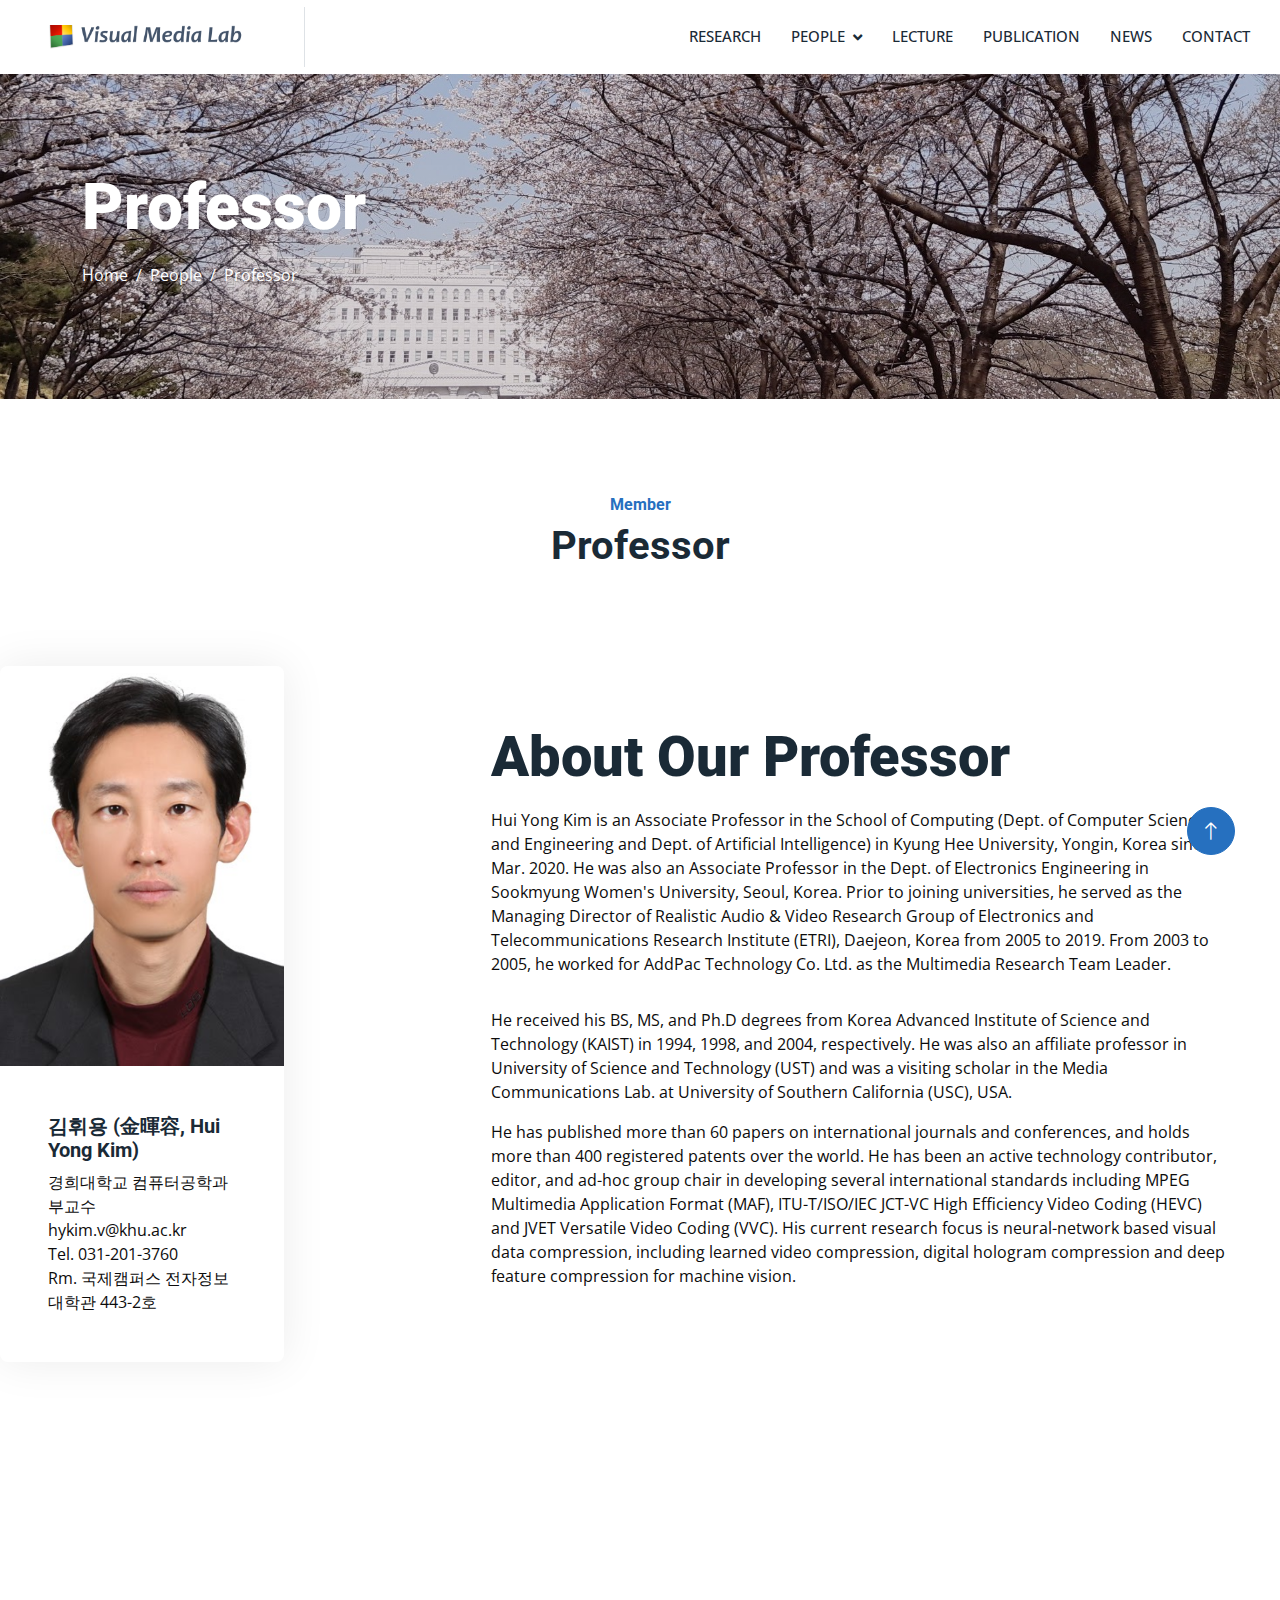
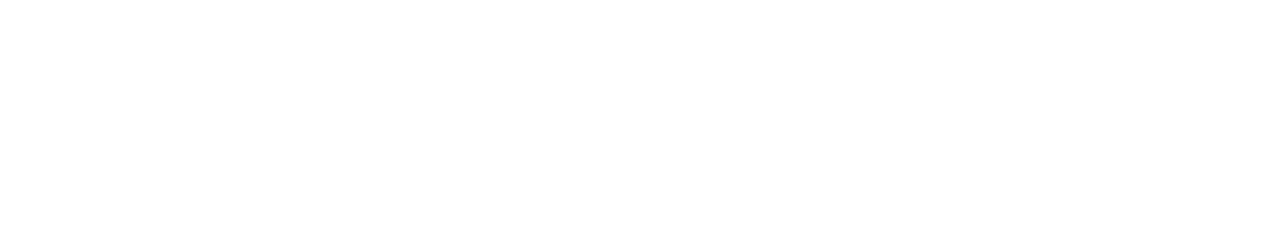
<file: professor.html>
<!DOCTYPE html>
<html lang="en">
  <head>
    <meta charset="utf-8" />
    <title>Visual Media Lab</title>
    <meta content="width=device-width, initial-scale=1.0" name="viewport" />
    <meta content="" name="keywords" />
    <meta content="" name="description" />

    <!-- Favicon -->
    <link href="img/favicon.png" rel="icon" />

    <!-- Google Web Fonts -->
    <link rel="preconnect" href="https://fonts.googleapis.com" />
    <link rel="preconnect" href="https://fonts.gstatic.com" crossorigin />
    <link
      href="https://fonts.googleapis.com/css2?family=Open+Sans:wght@400;500&family=Roboto:wght@500;700;900&display=swap"
      rel="stylesheet"
    />
    <!-- Icon Font Stylesheet -->
    <link
      href="https://cdnjs.cloudflare.com/ajax/libs/font-awesome/5.10.0/css/all.min.css"
      rel="stylesheet"
    />
    <link
      href="https://cdn.jsdelivr.net/npm/bootstrap-icons@1.4.1/font/bootstrap-icons.css"
      rel="stylesheet"
    />

    <!-- Libraries Stylesheet -->
    <link href="lib/animate/animate.min.css" rel="stylesheet" />
    <link href="lib/owlcarousel/assets/owl.carousel.min.css" rel="stylesheet" />
    <link href="lib/lightbox/css/lightbox.min.css" rel="stylesheet" />

    <!-- Customized Bootstrap Stylesheet -->
    <link href="css/bootstrap.min.css" rel="stylesheet" />

    <!-- Template Stylesheet -->
    <link href="css/style.css" rel="stylesheet" />
    <link rel="stylesheet" href="css/style2.css">

    <!-- <script src="assets/js/vendor/modernizr-2.8.3-respond-1.4.2.min.js"></script> -->
  </head>

  <body>
      <!-- Spinner Start -->
      <div id="spinner" class="show bg-white position-fixed translate-middle w-100 vh-100 top-50 start-50 d-flex align-items-center justify-content-center">
          <div class="spinner-border text-primary" style="width: 3rem; height: 3rem;" role="status">
              <span class="sr-only">Loading...</span>
          </div>
      </div>
      <!-- Spinner End -->

      <!-- Navbar Start -->
      <nav class="navbar navbar-expand-lg bg-white navbar-light sticky-top p-0">
        <a
          href="index.html"
          class="navbar-brand d-flex align-items-center border-end px-4 px-lg-5"
        >
          <img src="img/logo.png" class="logo" alt="" />
      
        </a>
        <button
          type="button"
          class="navbar-toggler me-4"
          data-bs-toggle="collapse"
          data-bs-target="#navbarCollapse"
        >
          <span class="navbar-toggler-icon"></span>
        </button>
        <div class="collapse navbar-collapse" id="navbarCollapse">
          <div class="navbar-nav ms-auto p-4 p-lg-0">
            <a href="project.html" class="nav-item nav-link" id="nav-research"
              >Research</a
            >
            <div class="nav-item dropdown">
              <a
                href="#"
                class="nav-link dropdown-toggle"
                data-bs-toggle="dropdown"
                id="nav-people"
                >People</a
              >
              <div class="dropdown-menu bg-light m-0">
                <a href="professor.html" class="dropdown-item" id="nav-professor"
                  >Professor</a
                >
                <a href="students.html" class="dropdown-item" id="nav-students"
                  >Students</a
                >
              </div>
            </div>
            <a href="lecture.html" class="nav-item nav-link" id="nav-research"
              >Lecture</a
            >
            <a href="publication.html" class="nav-item nav-link" id="nav-publication"
              >Publication</a
            >
            <a href="news.html" class="nav-item nav-link" id="nav-news">News</a>
            <a href="contact.html" class="nav-item nav-link" id="nav-contact"
              >Contact</a
            >
          </div>
        </div>
      </nav>
      <!-- Navbar End -->


    <!-- Page Header Start -->
    <div class="container-fluid page-header py-5 mb-5">
        <div class="container py-5">
            <h1 class="display-3 text-white mb-3 animated slideInDown">Professor</h1>
            <nav aria-label="breadcrumb animated slideInDown">
                <ol class="breadcrumb">
                    <li class="breadcrumb-item"><a class="text-white" href="#">Home</a></li>
                    <li class="breadcrumb-item"><a class="text-white" href="#">People</a></li>
                    <li class="breadcrumb-item text-white active" aria-current="page">Professor</li>
                </ol>
            </nav>
        </div>
    </div>
    <!-- Page Header End -->

    <section id="about-us">
      <div class="container-xxl py-5">
        <div
          class="text-center mx-auto mb-5 wow fadeInUp"
          data-wow-delay="0.1s"
          style="max-width: 600px"
        >
          <h6 class="text-primary">Member</h6>
          <h1 class="mb-4">Professor</h1>
        </div>
        </div>
        <div class="wow fadeInUp" data-wow-delay="0.1s">
          <div class="row align-items-center justify-content-between g-5">
            <div class="col-lg-3 p-lg-8">
              <div class="professor-item rounded overflow-hidden">
                <div class="d-flex">
                  <img
                    class="img-fluid jarallax-img"
                    src="img/people_professor.jpg"
                    alt=""
                  />
                </div>
                <div class="p-5">
                  <h5>김휘용 (金暉容, Hui Yong Kim)</h5>
                  <span
                    >경희대학교 컴퓨터공학과 부교수<br />
                    hykim.v@khu.ac.kr<br />
                    Tel. 031-201-3760<br />
                    Rm. 국제캠퍼스 전자정보대학관 443-2호</span
                  >
                </div>
              </div>
            </div>
            <div class="col-lg-8">
              <div class="detail p-5">
                <div class="display-header">
                  <h6 class="display-4 text-dark pb-2">About Our Professor</h6>
                  <p class="pb-3">
                    Hui Yong Kim is an Associate Professor in the School of
                    Computing (Dept. of Computer Science and Engineering and
                    Dept. of Artificial Intelligence) in Kyung Hee University,
                    Yongin, Korea since Mar. 2020. He was also an Associate
                    Professor in the Dept. of Electronics Engineering in
                    Sookmyung Women's University, Seoul, Korea. Prior to joining
                    universities, he served as the Managing Director of
                    Realistic Audio & Video Research Group of Electronics and
                    Telecommunications Research Institute (ETRI), Daejeon, Korea
                    from 2005 to 2019. From 2003 to 2005, he worked for AddPac
                    Technology Co. Ltd. as the Multimedia Research Team Leader.
                  </p>
                  <p>
                    He received his BS, MS, and Ph.D degrees from Korea Advanced
                    Institute of Science and Technology (KAIST) in 1994, 1998,
                    and 2004, respectively. He was also an affiliate professor
                    in University of Science and Technology (UST) and was a
                    visiting scholar in the Media Communications Lab. at
                    University of Southern California (USC), USA.
                  </p>
                  <p>
                    He has published more than 60 papers on international
                    journals and conferences, and holds more than 400 registered
                    patents over the world. He has been an active technology
                    contributor, editor, and ad-hoc group chair in developing
                    several international standards including MPEG Multimedia
                    Application Format (MAF), ITU-T/ISO/IEC JCT-VC High
                    Efficiency Video Coding (HEVC) and JVET Versatile Video
                    Coding (VVC). His current research focus is neural-network
                    based visual data compression, including learned video
                    compression, digital hologram compression and deep feature
                    compression for machine vision.
                  </p>
                </div>
              </div>
            </div>
          </div>
        </div>
      </div>
    </section>

    <!-- Feature Start -->
    <!-- <div class="container-xxl py-5">
      <div class="container">
        <div class="row g-5">
          <div class="col-md-6 col-lg-3 wow fadeIn" data-wow-delay="0.1s">
            <div class="d-flex align-items-center mb-4">
              <div class="btn-lg-square bg-primary rounded-circle me-3">
                <i class="fa fa-users text-white"></i>
              </div>
              <h1 class="mb-0" data-toggle="counter-up">3453</h1>
            </div>
            <h5 class="mb-3">Happy Customers</h5>
            <span
              >Tempor erat elitr rebum at clita. Diam dolor diam ipsum sit</span
            >
          </div>
          <div class="col-md-6 col-lg-3 wow fadeIn" data-wow-delay="0.3s">
            <div class="d-flex align-items-center mb-4">
              <div class="btn-lg-square bg-primary rounded-circle me-3">
                <i class="fa fa-check text-white"></i>
              </div>
              <h1 class="mb-0" data-toggle="counter-up">4234</h1>
            </div>
            <h5 class="mb-3">Project Done</h5>
            <span
              >Tempor erat elitr rebum at clita. Diam dolor diam ipsum sit</span
            >
          </div>
          <div class="col-md-6 col-lg-3 wow fadeIn" data-wow-delay="0.5s">
            <div class="d-flex align-items-center mb-4">
              <div class="btn-lg-square bg-primary rounded-circle me-3">
                <i class="fa fa-award text-white"></i>
              </div>
              <h1 class="mb-0" data-toggle="counter-up">3123</h1>
            </div>
            <h5 class="mb-3">Awards Win</h5>
            <span
              >Tempor erat elitr rebum at clita. Diam dolor diam ipsum sit</span
            >
          </div>
          <div class="col-md-6 col-lg-3 wow fadeIn" data-wow-delay="0.7s">
            <div class="d-flex align-items-center mb-4">
              <div class="btn-lg-square bg-primary rounded-circle me-3">
                <i class="fa fa-users-cog text-white"></i>
              </div>
              <h1 class="mb-0" data-toggle="counter-up">1831</h1>
            </div>
            <h5 class="mb-3">Expert Workers</h5>
            <span
              >Tempor erat elitr rebum at clita. Diam dolor diam ipsum sit</span
            >
          </div>
        </div>
      </div>
    </div> -->
    <!-- Feature Start -->

    <!-- About Start -->
    <!-- <div class="container-fluid bg-light overflow-hidden my-5 px-lg-0">
      <div class="container about px-lg-0">
        <div class="row g-0 mx-lg-0">
          <div
            class="col-lg-6 ps-lg-0 wow fadeIn"
            data-wow-delay="0.1s"
            style="min-height: 400px"
          >
            <div class="position-relative h-100">
              <img
                class="position-absolute img-fluid w-100 h-100"
                src="img/about.jpg"
                style="object-fit: cover"
                alt=""
              />
            </div>
          </div>
          <div
            class="col-lg-6 about-text py-5 wow fadeIn"
            data-wow-delay="0.5s"
          >
            <div class="p-lg-5 pe-lg-0">
              <h6 class="text-primary">About Us</h6>
              <h1 class="mb-4">
                25+ Years Experience In Solar & Renewable Energy Industry
              </h1>
              <p>
                Tempor erat elitr rebum at clita. Diam dolor diam ipsum sit.
                Aliqu diam amet diam et eos. Clita erat ipsum et lorem et sit,
                sed stet lorem sit clita duo justo erat amet
              </p>
              <p>
                <i class="fa fa-check-circle text-primary me-3"></i>Diam dolor
                diam ipsum
              </p>
              <p>
                <i class="fa fa-check-circle text-primary me-3"></i>Aliqu diam
                amet diam et eos
              </p>
              <p>
                <i class="fa fa-check-circle text-primary me-3"></i>Tempor erat
                elitr rebum at clita
              </p>
              <a href="" class="btn btn-primary rounded-pill py-3 px-5 mt-3"
                >Explore More</a
              >
            </div>
          </div>
        </div>
      </div>
    </div> -->
    <!-- About End -->

    <!-- Footer Start -->
    <div class="container-fluid bg-dark text-body footer mt-5 pt-5 wow fadeIn" data-wow-delay="0.1s">
      <div class="container py-5">
          <div class="row g-5">
              <div class="col-lg-8 col-md-6">
                  <h5 class="text-white mb-4">Address</h5>
                  <p class="mb-2"><i class="fa fa-map-marker-alt me-3"></i>Deogyeong-daero, Giheung-gu, Yongin-si, Gyeonggi-do, Republic of Korea, 17104.</p>
                  <!-- <p class="mb-2"><i class="fa fa-phone-alt me-3"></i>010-6405-5430</p> -->
                  <p class="mb-2"><i class="fa fa-envelope me-3"></i>hykim.v@khu.ac.kr</p>
                  <div class="d-flex pt-2">
                      <a class="btn btn-square btn-outline-light btn-social" href=""><i class="fab fa-twitter"></i></a>
                      <a class="btn btn-square btn-outline-light btn-social" href=""><i class="fab fa-facebook-f"></i></a>
                      <a class="btn btn-square btn-outline-light btn-social" href=""><i class="fab fa-youtube"></i></a>
                      <a class="btn btn-square btn-outline-light btn-social" href="https://github.com/VML-lambda"><i class="fab fa-github"></i></a>
                  </div>
              </div>
              <div class="col-lg-4 col-md-6">
                  <h5 class="text-white mb-4">Project Gallery</h5>
                  <div class="row g-2">
                      <div class="col-4">
                          <img class="img-fluid rounded" src="img/project_HD_20230630.jpg" alt="">
                      </div>
                      <div class="col-4">
                          <img class="img-fluid rounded" src="img/project_HM_GTS_ShareAward_20230421.jpg" alt="">
                      </div>
                      <div class="col-4">
                          <img class="img-fluid rounded" src="img/project_HW_MPEG_2023.07.15_crop.png" alt="">
                      </div>
                      <div class="col-4">
                          <img class="img-fluid rounded" src="img/project_JH_MPEG_2023.07.15.jpg" alt="">
                      </div>
                      <!-- <div class="col-4">
                          <img class="img-fluid rounded" src="img/project_TCSVT_L-MSFC.png" alt="">
                      </div> -->
                      <!-- <div class="col-4">
                          <img class="img-fluid rounded" src="img/gallery-6.jpg" alt="">
                      </div> -->
                  </div>
              </div>
          </div>
      </div>
      <div class="container">
          <div class="copyright">
              <div class="row">
                  <div class="col-md-6 text-center text-md-start mb-3 mb-md-0">
                      &copy; <a href="#">Your Site Name</a>, All Right Reserved.
                  </div>
                  <div class="col-md-6 text-center text-md-end">
                      <!--/*** This template is free as long as you keep the footer author’s credit link/attribution link/backlink. If you'd like to use the template without the footer author’s credit link/attribution link/backlink, you can purchase the Credit Removal License from "https://htmlcodex.com/credit-removal". Thank you for your support. ***/-->
                      Designed By <a href="https://htmlcodex.com">HTML Codex</a>
                      <br>Distributed By: <a href="https://themewagon.com" target="_blank">ThemeWagon</a>
                  </div>
              </div>
          </div>
      </div>
  </div>
  <!-- Footer End -->
    <!-- Back to Top -->
    <a
      href="#"
      class="btn btn-lg btn-primary btn-lg-square rounded-circle back-to-top"
      ><i class="bi bi-arrow-up"></i
    ></a>

    <!-- JavaScript Libraries -->
    <script src="https://code.jquery.com/jquery-3.4.1.min.js"></script>
    <script src="https://cdn.jsdelivr.net/npm/bootstrap@5.0.0/dist/js/bootstrap.bundle.min.js"></script>
    <script src="lib/wow/wow.min.js"></script>
    <script src="lib/easing/easing.min.js"></script>
    <script src="lib/waypoints/waypoints.min.js"></script>
    <script src="lib/counterup/counterup.min.js"></script>
    <script src="lib/owlcarousel/owl.carousel.min.js"></script>
    <script src="lib/isotope/isotope.pkgd.min.js"></script>
    <script src="lib/lightbox/js/lightbox.min.js"></script>

    <!-- Template Javascript -->
    <script src="js/main.js"></script>
  </body>

  <script>
    w3.includeHTML();
  </script>

</html>
</file>
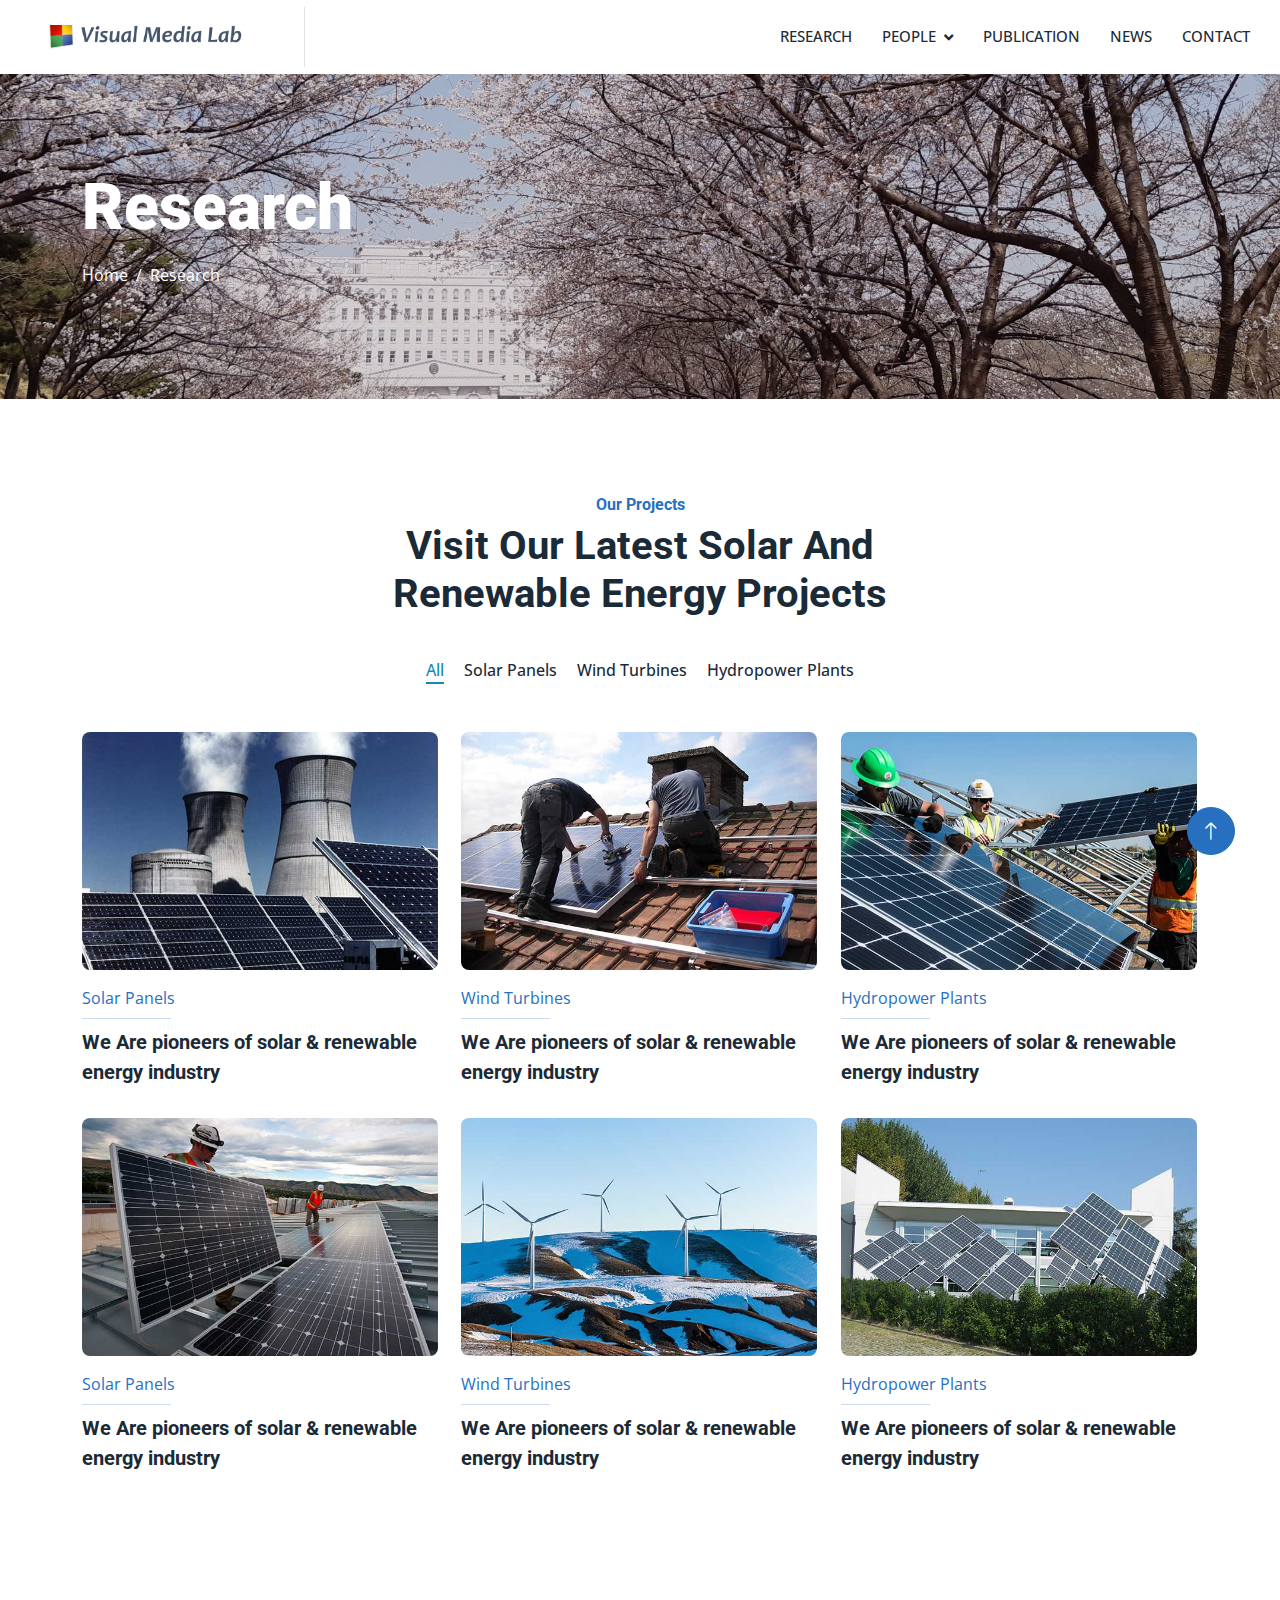
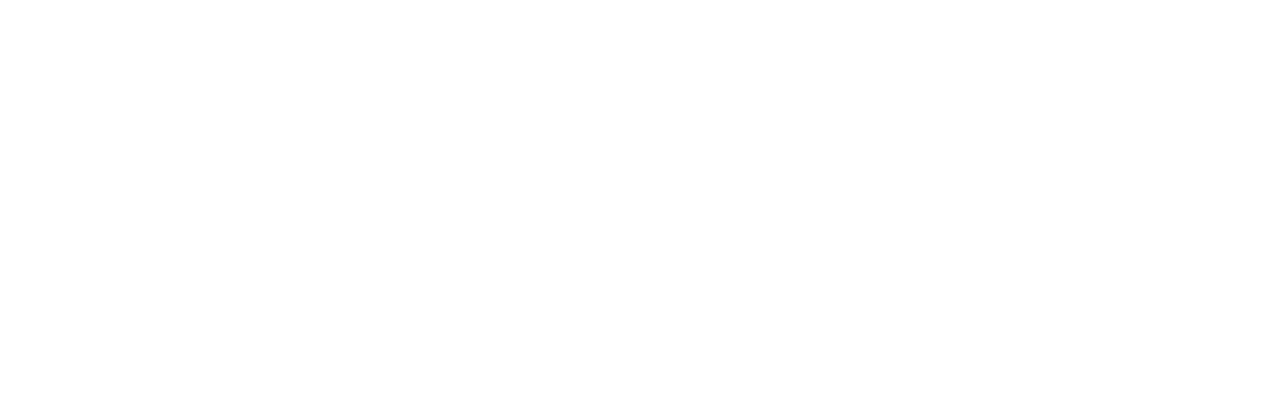
<file: project.html>
<!DOCTYPE html>
<html lang="en">
  <head>
    <meta charset="utf-8" />
    <title>Visual Media Lab</title>
    <meta content="width=device-width, initial-scale=1.0" name="viewport" />
    <meta content="" name="keywords" />
    <meta content="" name="description" />

    <!-- Favicon -->
    <link href="img/favicon.png" rel="icon" />

    <!-- Google Web Fonts -->
    <link rel="preconnect" href="https://fonts.googleapis.com" />
    <link rel="preconnect" href="https://fonts.gstatic.com" crossorigin />
    <link
      href="https://fonts.googleapis.com/css2?family=Open+Sans:wght@400;500&family=Roboto:wght@500;700;900&display=swap"
      rel="stylesheet"
    />
    <!-- Icon Font Stylesheet -->
    <link
      href="https://cdnjs.cloudflare.com/ajax/libs/font-awesome/5.10.0/css/all.min.css"
      rel="stylesheet"
    />
    <link
      href="https://cdn.jsdelivr.net/npm/bootstrap-icons@1.4.1/font/bootstrap-icons.css"
      rel="stylesheet"
    />

    <!-- Libraries Stylesheet -->
    <link href="lib/animate/animate.min.css" rel="stylesheet" />
    <link href="lib/owlcarousel/assets/owl.carousel.min.css" rel="stylesheet" />
    <link href="lib/lightbox/css/lightbox.min.css" rel="stylesheet" />

    <!-- Customized Bootstrap Stylesheet -->
    <link href="css/bootstrap.min.css" rel="stylesheet" />

    <!-- Template Stylesheet -->
    <link href="css/style.css" rel="stylesheet" />
    <link rel="stylesheet" href="css/style2.css">

    <!-- <script src="assets/js/vendor/modernizr-2.8.3-respond-1.4.2.min.js"></script> -->
  </head>

  <body>
      <!-- Spinner Start -->
      <div id="spinner" class="show bg-white position-fixed translate-middle w-100 vh-100 top-50 start-50 d-flex align-items-center justify-content-center">
          <div class="spinner-border text-primary" style="width: 3rem; height: 3rem;" role="status">
              <span class="sr-only">Loading...</span>
          </div>
      </div>
      <!-- Spinner End -->

      <!-- Navbar Start -->
      <nav class="navbar navbar-expand-lg bg-white navbar-light sticky-top p-0">
        <a
          href="index.html"
          class="navbar-brand d-flex align-items-center border-end px-4 px-lg-5"
        >
          <img src="img/logo.png" class="logo" alt="" />
      
        </a>
        <button
          type="button"
          class="navbar-toggler me-4"
          data-bs-toggle="collapse"
          data-bs-target="#navbarCollapse"
        >
          <span class="navbar-toggler-icon"></span>
        </button>
        <div class="collapse navbar-collapse" id="navbarCollapse">
          <div class="navbar-nav ms-auto p-4 p-lg-0">
            <a href="project.html" class="nav-item nav-link" id="nav-research"
              >Research</a
            >
            <div class="nav-item dropdown">
              <a
                href="#"
                class="nav-link dropdown-toggle"
                data-bs-toggle="dropdown"
                id="nav-people"
                >People</a
              >
              <div class="dropdown-menu bg-light m-0">
                <a href="professor.html" class="dropdown-item" id="nav-professor"
                  >Professor</a
                >
                <a href="students.html" class="dropdown-item" id="nav-students"
                  >Students</a
                >
              </div>
            </div>
            <a href="about.html" class="nav-item nav-link" id="nav-publication"
              >Publication</a
            >
            <a href="service.html" class="nav-item nav-link" id="nav-news">News</a>
            <a href="contact.html" class="nav-item nav-link" id="nav-contact"
              >Contact</a
            >
          </div>
        </div>
      </nav>
      <!-- Navbar End -->


    <!-- Page Header Start -->
    <div class="container-fluid page-header py-5 mb-5">
        <div class="container py-5">
            <h1 class="display-3 text-white mb-3 animated slideInDown">Research</h1>
            <nav aria-label="breadcrumb animated slideInDown">
                <ol class="breadcrumb">
                    <li class="breadcrumb-item"><a class="text-white" href="#">Home</a></li>
                    <!-- <li class="breadcrumb-item"><a class="text-white" href="#">Pages</a></li> -->
                    <li class="breadcrumb-item text-white active" aria-current="page">Research</li>
                </ol>
            </nav>
        </div>
    </div>
    <!-- Page Header End -->


    <!-- Projects Start -->
    <div class="container-xxl py-5">
        <div class="container">
            <div class="text-center mx-auto mb-5 wow fadeInUp" data-wow-delay="0.1s" style="max-width: 600px;">
                <h6 class="text-primary">Our Projects</h6>
                <h1 class="mb-4">Visit Our Latest Solar And Renewable Energy Projects</h1>
            </div>
            <div class="row mt-n2 wow fadeInUp" data-wow-delay="0.3s">
                <div class="col-12 text-center">
                    <ul class="list-inline mb-5" id="portfolio-flters">
                        <li class="mx-2 active" data-filter="*">All</li>
                        <li class="mx-2" data-filter=".first">Solar Panels</li>
                        <li class="mx-2" data-filter=".second">Wind Turbines</li>
                        <li class="mx-2" data-filter=".third">Hydropower Plants</li>
                    </ul>
                </div>
            </div>
            <div class="row g-4 portfolio-container wow fadeInUp" data-wow-delay="0.5s">
                <div class="col-lg-4 col-md-6 portfolio-item first">
                    <div class="portfolio-img rounded overflow-hidden">
                        <img class="img-fluid" src="img/img-600x400-6.jpg" alt="">
                        <div class="portfolio-btn">
                            <a class="btn btn-lg-square btn-outline-light rounded-circle mx-1" href="img/img-600x400-6.jpg" data-lightbox="portfolio"><i class="fa fa-eye"></i></a>
                            <a class="btn btn-lg-square btn-outline-light rounded-circle mx-1" href=""><i class="fa fa-link"></i></a>
                        </div>
                    </div>
                    <div class="pt-3">
                        <p class="text-primary mb-0">Solar Panels</p>
                        <hr class="text-primary w-25 my-2">
                        <h5 class="lh-base">We Are pioneers of solar & renewable energy industry</h5>
                    </div>
                </div>
                <div class="col-lg-4 col-md-6 portfolio-item second">
                    <div class="portfolio-img rounded overflow-hidden">
                        <img class="img-fluid" src="img/img-600x400-5.jpg" alt="">
                        <div class="portfolio-btn">
                            <a class="btn btn-lg-square btn-outline-light rounded-circle mx-1" href="img/img-600x400-5.jpg" data-lightbox="portfolio"><i class="fa fa-eye"></i></a>
                            <a class="btn btn-lg-square btn-outline-light rounded-circle mx-1" href=""><i class="fa fa-link"></i></a>
                        </div>
                    </div>
                    <div class="pt-3">
                        <p class="text-primary mb-0">Wind Turbines</p>
                        <hr class="text-primary w-25 my-2">
                        <h5 class="lh-base">We Are pioneers of solar & renewable energy industry</h5>
                    </div>
                </div>
                <div class="col-lg-4 col-md-6 portfolio-item third">
                    <div class="portfolio-img rounded overflow-hidden">
                        <img class="img-fluid" src="img/img-600x400-4.jpg" alt="">
                        <div class="portfolio-btn">
                            <a class="btn btn-lg-square btn-outline-light rounded-circle mx-1" href="img/img-600x400-4.jpg" data-lightbox="portfolio"><i class="fa fa-eye"></i></a>
                            <a class="btn btn-lg-square btn-outline-light rounded-circle mx-1" href=""><i class="fa fa-link"></i></a>
                        </div>
                    </div>
                    <div class="pt-3">
                        <p class="text-primary mb-0">Hydropower Plants</p>
                        <hr class="text-primary w-25 my-2">
                        <h5 class="lh-base">We Are pioneers of solar & renewable energy industry</h5>
                    </div>
                </div>
                <div class="col-lg-4 col-md-6 portfolio-item first">
                    <div class="portfolio-img rounded overflow-hidden">
                        <img class="img-fluid" src="img/img-600x400-3.jpg" alt="">
                        <div class="portfolio-btn">
                            <a class="btn btn-lg-square btn-outline-light rounded-circle mx-1" href="img/img-600x400-3.jpg" data-lightbox="portfolio"><i class="fa fa-eye"></i></a>
                            <a class="btn btn-lg-square btn-outline-light rounded-circle mx-1" href=""><i class="fa fa-link"></i></a>
                        </div>
                    </div>
                    <div class="pt-3">
                        <p class="text-primary mb-0">Solar Panels</p>
                        <hr class="text-primary w-25 my-2">
                        <h5 class="lh-base">We Are pioneers of solar & renewable energy industry</h5>
                    </div>
                </div>
                <div class="col-lg-4 col-md-6 portfolio-item second">
                    <div class="portfolio-img rounded overflow-hidden">
                        <img class="img-fluid" src="img/img-600x400-2.jpg" alt="">
                        <div class="portfolio-btn">
                            <a class="btn btn-lg-square btn-outline-light rounded-circle mx-1" href="img/img-600x400-2.jpg" data-lightbox="portfolio"><i class="fa fa-eye"></i></a>
                            <a class="btn btn-lg-square btn-outline-light rounded-circle mx-1" href=""><i class="fa fa-link"></i></a>
                        </div>
                    </div>
                    <div class="pt-3">
                        <p class="text-primary mb-0">Wind Turbines</p>
                        <hr class="text-primary w-25 my-2">
                        <h5 class="lh-base">We Are pioneers of solar & renewable energy industry</h5>
                    </div>
                </div>
                <div class="col-lg-4 col-md-6 portfolio-item third">
                    <div class="portfolio-img rounded overflow-hidden">
                        <img class="img-fluid" src="img/img-600x400-1.jpg" alt="">
                        <div class="portfolio-btn">
                            <a class="btn btn-lg-square btn-outline-light rounded-circle mx-1" href="img/img-600x400-1.jpg" data-lightbox="portfolio"><i class="fa fa-eye"></i></a>
                            <a class="btn btn-lg-square btn-outline-light rounded-circle mx-1" href=""><i class="fa fa-link"></i></a>
                        </div>
                    </div>
                    <div class="pt-3">
                        <p class="text-primary mb-0">Hydropower Plants</p>
                        <hr class="text-primary w-25 my-2">
                        <h5 class="lh-base">We Are pioneers of solar & renewable energy industry</h5>
                    </div>
                </div>
            </div>
        </div>
    </div>
    <!-- Projects End -->

    <!-- Testimonial Start -->
    <!-- <div class="container-xxl py-5">
        <div class="container">
            <div class="text-center mx-auto mb-5 wow fadeInUp" data-wow-delay="0.1s" style="max-width: 600px;">
                <h6 class="text-primary">Testimonial</h6>
                <h1 class="mb-4">What Our Clients Say!</h1>
            </div>
            <div class="owl-carousel testimonial-carousel wow fadeInUp" data-wow-delay="0.1s">
                <div class="testimonial-item text-center">
                    <div class="testimonial-img position-relative">
                        <img class="img-fluid rounded-circle mx-auto mb-5" src="img/testimonial-1.jpg">
                        <div class="btn-square bg-primary rounded-circle">
                            <i class="fa fa-quote-left text-white"></i>
                        </div>
                    </div>
                    <div class="testimonial-text text-center rounded p-4">
                        <p>Clita clita tempor justo dolor ipsum amet kasd amet duo justo duo duo labore sed sed. Magna ut diam sit et amet stet eos sed clita erat magna elitr erat sit sit erat at rebum justo sea clita.</p>
                        <h5 class="mb-1">Client Name</h5>
                        <span class="fst-italic">Profession</span>
                    </div>
                </div>
                <div class="testimonial-item text-center">
                    <div class="testimonial-img position-relative">
                        <img class="img-fluid rounded-circle mx-auto mb-5" src="img/testimonial-2.jpg">
                        <div class="btn-square bg-primary rounded-circle">
                            <i class="fa fa-quote-left text-white"></i>
                        </div>
                    </div>
                    <div class="testimonial-text text-center rounded p-4">
                        <p>Clita clita tempor justo dolor ipsum amet kasd amet duo justo duo duo labore sed sed. Magna ut diam sit et amet stet eos sed clita erat magna elitr erat sit sit erat at rebum justo sea clita.</p>
                        <h5 class="mb-1">Client Name</h5>
                        <span class="fst-italic">Profession</span>
                    </div>
                </div>
                <div class="testimonial-item text-center">
                    <div class="testimonial-img position-relative">
                        <img class="img-fluid rounded-circle mx-auto mb-5" src="img/testimonial-3.jpg">
                        <div class="btn-square bg-primary rounded-circle">
                            <i class="fa fa-quote-left text-white"></i>
                        </div>
                    </div>
                    <div class="testimonial-text text-center rounded p-4">
                        <p>Clita clita tempor justo dolor ipsum amet kasd amet duo justo duo duo labore sed sed. Magna ut diam sit et amet stet eos sed clita erat magna elitr erat sit sit erat at rebum justo sea clita.</p>
                        <h5 class="mb-1">Client Name</h5>
                        <span class="fst-italic">Profession</span>
                    </div>
                </div>
            </div>
        </div>
    </div> -->
    <!-- Testimonial End -->
        

    <!-- Footer Start -->
    <div class="container-fluid bg-dark text-body footer mt-5 pt-5 wow fadeIn" data-wow-delay="0.1s">
        <div class="container py-5">
            <div class="row g-5">
                <div class="col-lg-8 col-md-6">
                    <h5 class="text-white mb-4">Address</h5>
                    <p class="mb-2"><i class="fa fa-map-marker-alt me-3"></i>Deogyeong-daero, Giheung-gu, Yongin-si, Gyeonggi-do, Republic of Korea, 17104.</p>
                    <!-- <p class="mb-2"><i class="fa fa-phone-alt me-3"></i>010-6405-5430</p> -->
                    <p class="mb-2"><i class="fa fa-envelope me-3"></i>hykim.v@khu.ac.kr</p>
                    <div class="d-flex pt-2">
                        <a class="btn btn-square btn-outline-light btn-social" href=""><i class="fab fa-twitter"></i></a>
                        <a class="btn btn-square btn-outline-light btn-social" href=""><i class="fab fa-facebook-f"></i></a>
                        <a class="btn btn-square btn-outline-light btn-social" href=""><i class="fab fa-youtube"></i></a>
                        <a class="btn btn-square btn-outline-light btn-social" href="https://github.com/VML-lambda"><i class="fab fa-github"></i></a>
                    </div>
                </div>
                <div class="col-lg-4 col-md-6">
                    <h5 class="text-white mb-4">Project Gallery</h5>
                    <div class="row g-2">
                        <div class="col-4">
                            <img class="img-fluid rounded" src="img/project_HD_20230630.jpg" alt="">
                        </div>
                        <div class="col-4">
                            <img class="img-fluid rounded" src="img/project_HM_GTS_ShareAward_20230421.jpg" alt="">
                        </div>
                        <div class="col-4">
                            <img class="img-fluid rounded" src="img/project_HW_MPEG_2023.07.15_crop.png" alt="">
                        </div>
                        <div class="col-4">
                            <img class="img-fluid rounded" src="img/project_JH_MPEG_2023.07.15.jpg" alt="">
                        </div>
                        <!-- <div class="col-4">
                            <img class="img-fluid rounded" src="img/project_TCSVT_L-MSFC.png" alt="">
                        </div> -->
                        <!-- <div class="col-4">
                            <img class="img-fluid rounded" src="img/gallery-6.jpg" alt="">
                        </div> -->
                    </div>
                </div>
            </div>
        </div>
        <div class="container">
            <div class="copyright">
                <div class="row">
                    <div class="col-md-6 text-center text-md-start mb-3 mb-md-0">
                        &copy; <a href="#">Your Site Name</a>, All Right Reserved.
                    </div>
                    <div class="col-md-6 text-center text-md-end">
                        <!--/*** This template is free as long as you keep the footer author’s credit link/attribution link/backlink. If you'd like to use the template without the footer author’s credit link/attribution link/backlink, you can purchase the Credit Removal License from "https://htmlcodex.com/credit-removal". Thank you for your support. ***/-->
                        Designed By <a href="https://htmlcodex.com">HTML Codex</a>
                        <br>Distributed By: <a href="https://themewagon.com" target="_blank">ThemeWagon</a>
                    </div>
                </div>
            </div>
        </div>
    </div>
    <!-- Footer End -->

    <!-- Back to Top -->
    <a href="#" class="btn btn-lg btn-primary btn-lg-square rounded-circle back-to-top"><i class="bi bi-arrow-up"></i></a>


    <!-- JavaScript Libraries -->
    <script src="https://code.jquery.com/jquery-3.4.1.min.js"></script>
    <script src="https://cdn.jsdelivr.net/npm/bootstrap@5.0.0/dist/js/bootstrap.bundle.min.js"></script>
    <script src="lib/wow/wow.min.js"></script>
    <script src="lib/easing/easing.min.js"></script>
    <script src="lib/waypoints/waypoints.min.js"></script>
    <script src="lib/counterup/counterup.min.js"></script>
    <script src="lib/owlcarousel/owl.carousel.min.js"></script>
    <script src="lib/isotope/isotope.pkgd.min.js"></script>
    <script src="lib/lightbox/js/lightbox.min.js"></script>

    <!-- Template Javascript -->
    <script src="js/main.js"></script>
</body>

</html>
</file>
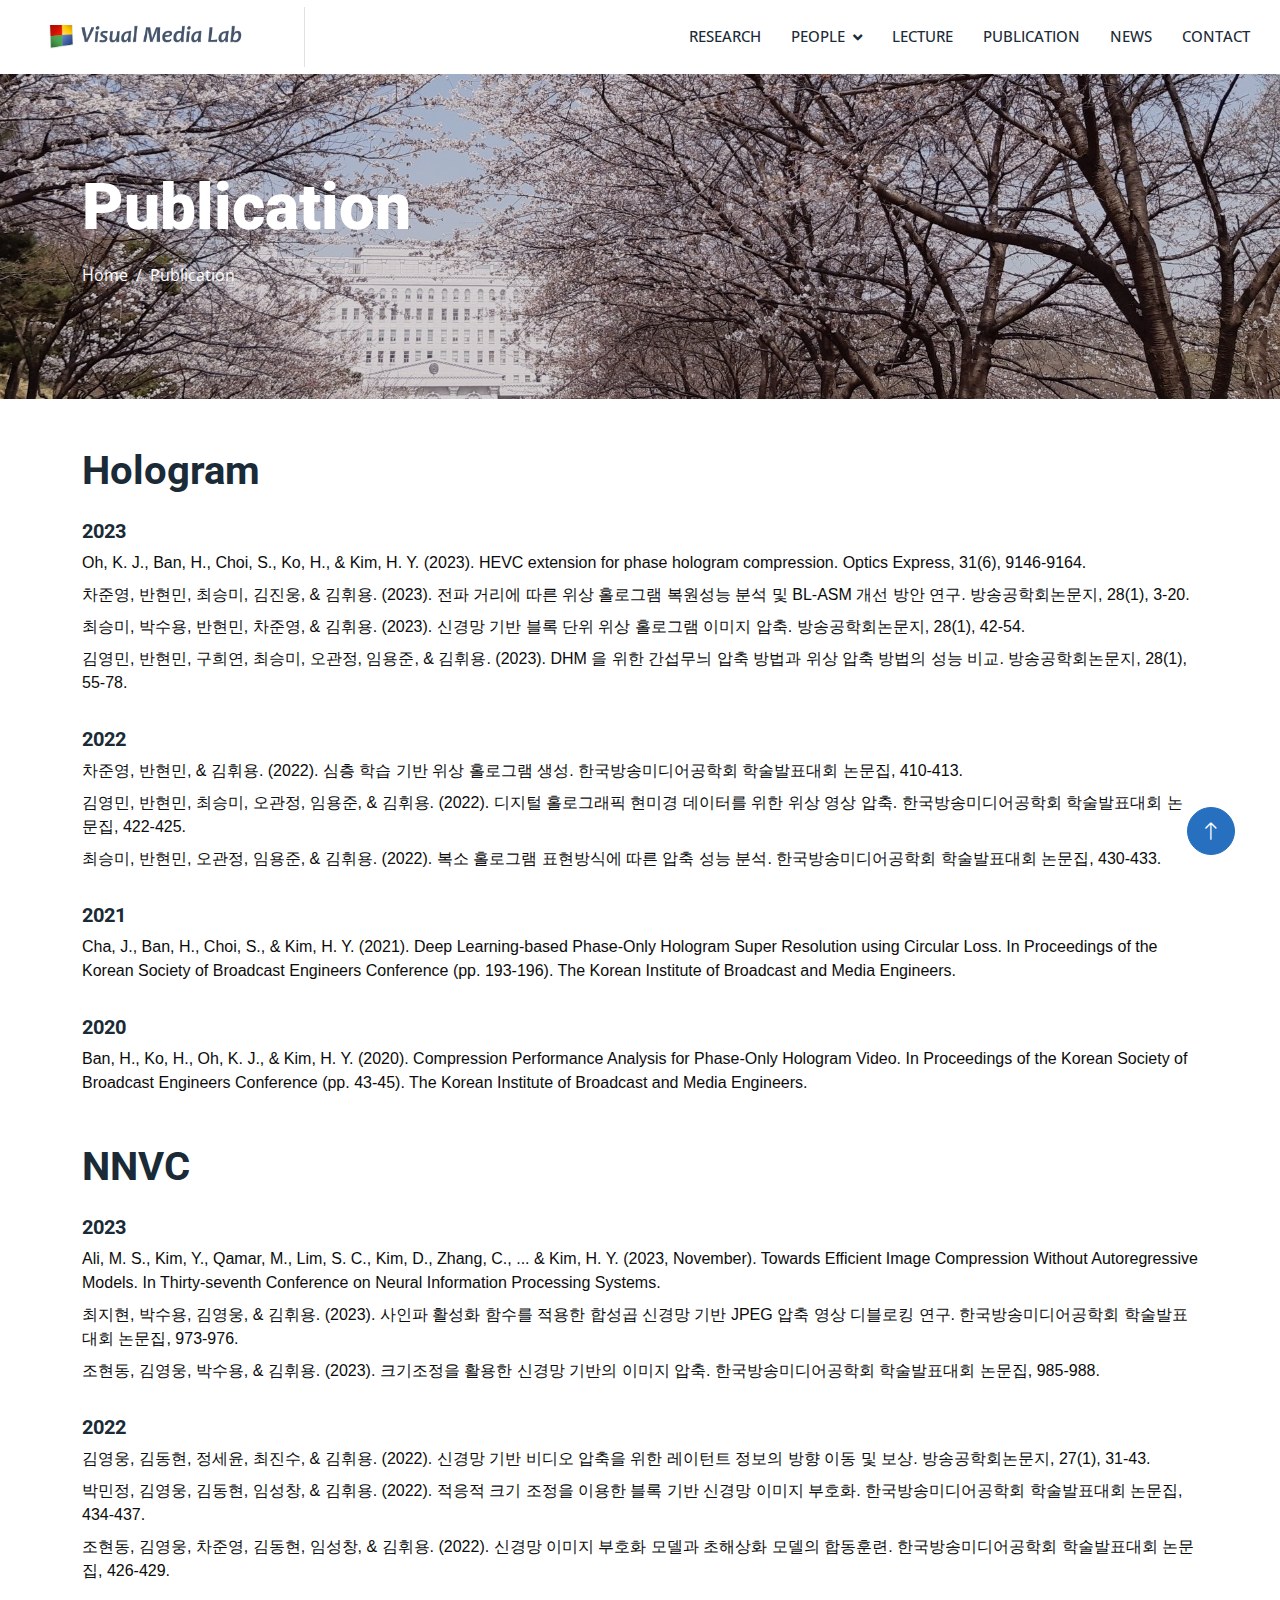
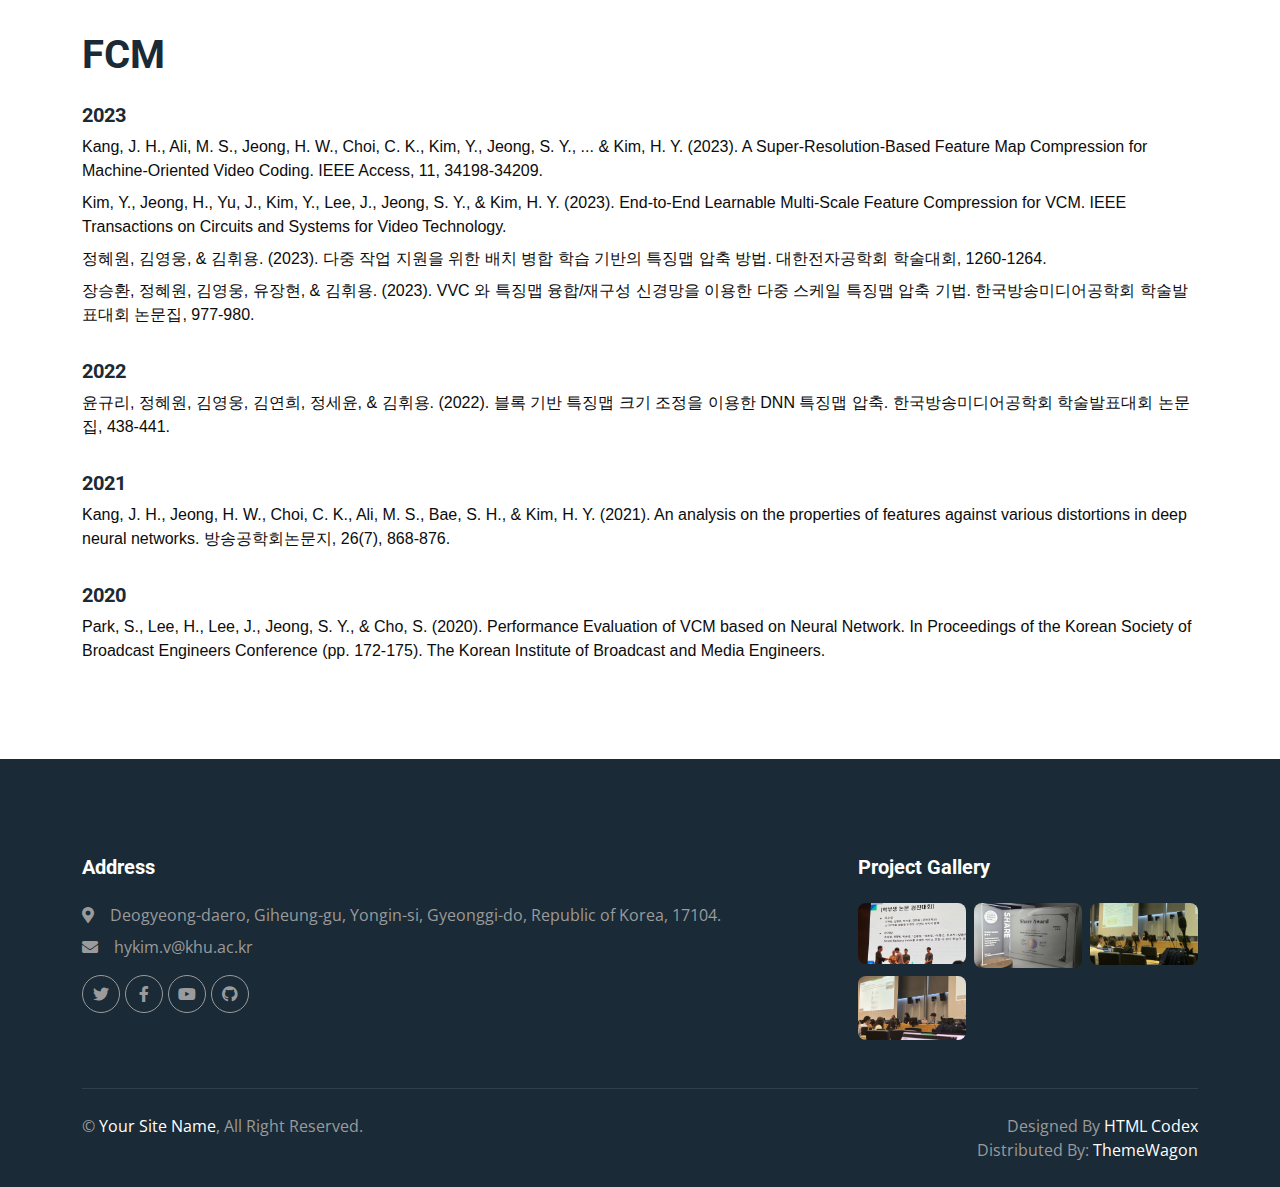
<file: publication.html>
<!DOCTYPE html>
<html lang="en">
  <head>
    <meta charset="utf-8" />
    <title>Visual Media Lab</title>
    <meta content="width=device-width, initial-scale=1.0" name="viewport" />
    <meta content="" name="keywords" />
    <meta content="" name="description" />

    <!-- Favicon -->
    <link href="img/favicon.png" rel="icon" />

    <!-- Google Web Fonts -->
    <link rel="preconnect" href="https://fonts.googleapis.com" />
    <link rel="preconnect" href="https://fonts.gstatic.com" crossorigin />
    <link
      href="https://fonts.googleapis.com/css2?family=Open+Sans:wght@400;500&family=Roboto:wght@500;700;900&display=swap"
      rel="stylesheet"
    />
    <!-- Icon Font Stylesheet -->
    <link
      href="https://cdnjs.cloudflare.com/ajax/libs/font-awesome/5.10.0/css/all.min.css"
      rel="stylesheet"
    />
    <link
      href="https://cdn.jsdelivr.net/npm/bootstrap-icons@1.4.1/font/bootstrap-icons.css"
      rel="stylesheet"
    />

    <!-- Libraries Stylesheet -->
    <link href="lib/animate/animate.min.css" rel="stylesheet" />
    <link href="lib/owlcarousel/assets/owl.carousel.min.css" rel="stylesheet" />
    <link href="lib/lightbox/css/lightbox.min.css" rel="stylesheet" />

    <!-- Customized Bootstrap Stylesheet -->
    <link href="css/bootstrap.min.css" rel="stylesheet" />

    <!-- Template Stylesheet -->
    <link href="css/style.css" rel="stylesheet" />
    <link rel="stylesheet" href="css/style2.css">

    <!-- <script src="assets/js/vendor/modernizr-2.8.3-respond-1.4.2.min.js"></script> -->
  </head>

  <body>
      <!-- Spinner Start -->
      <div id="spinner" class="show bg-white position-fixed translate-middle w-100 vh-100 top-50 start-50 d-flex align-items-center justify-content-center">
          <div class="spinner-border text-primary" style="width: 3rem; height: 3rem;" role="status">
              <span class="sr-only">Loading...</span>
          </div>
      </div>
      <!-- Spinner End -->

      <!-- Navbar Start -->
      <nav class="navbar navbar-expand-lg bg-white navbar-light sticky-top p-0">
        <a
          href="index.html"
          class="navbar-brand d-flex align-items-center border-end px-4 px-lg-5"
        >
          <img src="img/logo.png" class="logo" alt="" />
      
        </a>
        <button
          type="button"
          class="navbar-toggler me-4"
          data-bs-toggle="collapse"
          data-bs-target="#navbarCollapse"
        >
          <span class="navbar-toggler-icon"></span>
        </button>
        <div class="collapse navbar-collapse" id="navbarCollapse">
          <div class="navbar-nav ms-auto p-4 p-lg-0">
            <a href="project.html" class="nav-item nav-link" id="nav-research"
              >Research</a
            >
            <div class="nav-item dropdown">
              <a
                href="#"
                class="nav-link dropdown-toggle"
                data-bs-toggle="dropdown"
                id="nav-people"
                >People</a
              >
              <div class="dropdown-menu bg-light m-0">
                <a href="professor.html" class="dropdown-item" id="nav-professor"
                  >Professor</a
                >
                <a href="students.html" class="dropdown-item" id="nav-students"
                  >Students</a
                >
              </div>
            </div>
            <a href="lecture.html" class="nav-item nav-link" id="nav-research"
              >Lecture</a
            >
            <a href="publication.html" class="nav-item nav-link" id="nav-publication"
              >Publication</a
            >
            <a href="news.html" class="nav-item nav-link" id="nav-news">News</a>
            <a href="contact.html" class="nav-item nav-link" id="nav-contact"
              >Contact</a
            >
          </div>
        </div>
      </nav>
      <!-- Navbar End -->


    <!-- Page Header Start -->
    <div class="container-fluid page-header py-5 mb-5">
        <div class="container py-5">
            <h1 class="display-3 text-white mb-3 animated slideInDown">Publication</h1>
            <nav aria-label="breadcrumb animated slideInDown">
                <ol class="breadcrumb">
                    <li class="breadcrumb-item"><a class="text-white" href="#">Home</a></li>
                    <!-- <li class="breadcrumb-item"><a class="text-white" href="#">Pages</a></li> -->
                    <li class="breadcrumb-item text-white active" aria-current="page">Publication</li>
                </ol>
            </nav>
        </div>
    </div>
    <!-- Page Header End -->

    <div class="userEL2785821 el_2 element" data-id="2785821" data-el="el_2" data-pos="3" data-name="userEL2785821" data-msny="false" data-type="header" data-type2="" data-feature="title" data-mode="" data-width="0" data-overlap="0" data-aosinfo="false" style="font-family: Lato, &quot;Nanum Gothic&quot;, Tahoma, Dotum, Verdana, Arial, &quot;Trebuchet MS&quot;, &quot;Nanum Gothic&quot;;">
        <div class="container">
            <div class="row">
                <!-- <h6 class="text-primary">About Us</h6> -->
                <h1 class="mb-4">Hologram</h1>
    
                <!-- <div class="col-xs-12 col-sm-12 col-md-12">
                    <h5 data-edit="true" data-selector="h5" data-border="true" data-title="black" class=""><div><span><span class="fsize13">2023-2024</span></span></div></h5>
                </div> -->
                
                <p id="holo"></p>

                <h1 class="mb-4">NNVC</h1>                
                <p id="nnvc"></p>

                <h1 class="mb-4">FCM</h1>                
                <p id="fcm"></p>

            </div>
        </div>
    </div>

    <!-- Footer Start -->
    <div class="container-fluid bg-dark text-body footer mt-5 pt-5 wow fadeIn" data-wow-delay="0.1s">
        <div class="container py-5">
            <div class="row g-5">
                <div class="col-lg-8 col-md-6">
                    <h5 class="text-white mb-4">Address</h5>
                    <p class="mb-2"><i class="fa fa-map-marker-alt me-3"></i>Deogyeong-daero, Giheung-gu, Yongin-si, Gyeonggi-do, Republic of Korea, 17104.</p>
                    <!-- <p class="mb-2"><i class="fa fa-phone-alt me-3"></i>010-6405-5430</p> -->
                    <p class="mb-2"><i class="fa fa-envelope me-3"></i>hykim.v@khu.ac.kr</p>
                    <div class="d-flex pt-2">
                        <a class="btn btn-square btn-outline-light btn-social" href=""><i class="fab fa-twitter"></i></a>
                        <a class="btn btn-square btn-outline-light btn-social" href=""><i class="fab fa-facebook-f"></i></a>
                        <a class="btn btn-square btn-outline-light btn-social" href=""><i class="fab fa-youtube"></i></a>
                        <a class="btn btn-square btn-outline-light btn-social" href="https://github.com/VML-lambda"><i class="fab fa-github"></i></a>
                    </div>
                </div>
                <div class="col-lg-4 col-md-6">
                    <h5 class="text-white mb-4">Project Gallery</h5>
                    <div class="row g-2">
                        <div class="col-4">
                            <img class="img-fluid rounded" src="img/project_HD_20230630.jpg" alt="">
                        </div>
                        <div class="col-4">
                            <img class="img-fluid rounded" src="img/project_HM_GTS_ShareAward_20230421.jpg" alt="">
                        </div>
                        <div class="col-4">
                            <img class="img-fluid rounded" src="img/project_HW_MPEG_2023.07.15_crop.png" alt="">
                        </div>
                        <div class="col-4">
                            <img class="img-fluid rounded" src="img/project_JH_MPEG_2023.07.15.jpg" alt="">
                        </div>
                        <!-- <div class="col-4">
                            <img class="img-fluid rounded" src="img/project_TCSVT_L-MSFC.png" alt="">
                        </div> -->
                        <!-- <div class="col-4">
                            <img class="img-fluid rounded" src="img/gallery-6.jpg" alt="">
                        </div> -->
                    </div>
                </div>
            </div>
        </div>
        <div class="container">
            <div class="copyright">
                <div class="row">
                    <div class="col-md-6 text-center text-md-start mb-3 mb-md-0">
                        &copy; <a href="#">Your Site Name</a>, All Right Reserved.
                    </div>
                    <div class="col-md-6 text-center text-md-end">
                        <!--/*** This template is free as long as you keep the footer author’s credit link/attribution link/backlink. If you'd like to use the template without the footer author’s credit link/attribution link/backlink, you can purchase the Credit Removal License from "https://htmlcodex.com/credit-removal". Thank you for your support. ***/-->
                        Designed By <a href="https://htmlcodex.com">HTML Codex</a>
                        <br>Distributed By: <a href="https://themewagon.com" target="_blank">ThemeWagon</a>
                    </div>
                </div>
            </div>
        </div>
    </div>
    <!-- Footer End -->

    <!-- Back to Top -->
    <a href="#" class="btn btn-lg btn-primary btn-lg-square rounded-circle back-to-top"><i class="bi bi-arrow-up"></i></a>


    <!-- JavaScript Libraries -->
    <script src="https://code.jquery.com/jquery-3.4.1.min.js"></script>
    <script src="https://cdn.jsdelivr.net/npm/bootstrap@5.0.0/dist/js/bootstrap.bundle.min.js"></script>
    <script src="lib/wow/wow.min.js"></script>
    <script src="lib/easing/easing.min.js"></script>
    <script src="lib/waypoints/waypoints.min.js"></script>
    <script src="lib/counterup/counterup.min.js"></script>
    <script src="lib/owlcarousel/owl.carousel.min.js"></script>
    <script src="lib/isotope/isotope.pkgd.min.js"></script>
    <script src="lib/lightbox/js/lightbox.min.js"></script>

    <!-- Template Javascript -->
    <script src="js/main.js"></script>

    <script type="text/javascript">
        
        let xhttp = new XMLHttpRequest();
        xhttp.onreadystatechange = function () {
            if(xhttp.readyState == 4 && xhttp.status == 200){
                jsonfunc(this.responseText); //this = xhttp
            }
        }
        xhttp.open("GET","text/publication.json", true);
        xhttp.send();
                
        function jsonfunc( jsonText ) {
        
            let json = JSON.parse(jsonText); // String -> json으로 변환

            let txtHolo = "";
            let txtNNVC = "";
            let txtFCM = "";

            Object.keys(json["hologram"]).reverse().forEach(function(key){ 
                    txtHolo += "<div class=\"col-xs-12 col-sm-12 col-md-12\"><h5 data-edit=\"true\" data-selector=\"h5\" data-border=\"true\" class=\"\"><div><span><span class=\"fsize13\">"
                    txtHolo += key + "</span></span></div></h5></div>"
                    for(j=0; j<json["hologram"][key].length; j++){
                        txtHolo += "<p class=\"mb-2\">" + json["hologram"][key][j] + "</p>"; 
                    }
                    txtHolo += "<br/>"
                }
            )

            Object.keys(json["NNVC"]).reverse().forEach(function(key){ 
                    txtNNVC += "<div class=\"col-xs-12 col-sm-12 col-md-12\"><h5 data-edit=\"true\" data-selector=\"h5\" data-border=\"true\" class=\"\"><div><span><span class=\"fsize13\">"
                    txtNNVC += key + "</span></span></div></h5></div>"
                    for(j=0; j<json["NNVC"][key].length; j++){
                        txtNNVC += "<p class=\"mb-2\">" + json["NNVC"][key][j] + "</p>"; 
                    }
                    txtNNVC += "<br/>"
                }
            )

            Object.keys(json["FCM"]).reverse().forEach(function(key){ 
                    txtFCM += "<div class=\"col-xs-12 col-sm-12 col-md-12\"><h5 data-edit=\"true\" data-selector=\"h5\" data-border=\"true\" class=\"\"><div><span><span class=\"fsize13\">"
                    txtFCM += key + "</span></span></div></h5></div>"
                    for(j=0; j<json["FCM"][key].length; j++){
                        txtFCM += "<p class=\"mb-2\">" + json["FCM"][key][j] + "</p>"; 
                    }
                    txtFCM += "<br/>"
                }
            )

            document.getElementById('holo').innerHTML = txtHolo;
            document.getElementById('nnvc').innerHTML = txtNNVC;
            document.getElementById('fcm').innerHTML = txtFCM;
        }
    </script>

</body>

</html>
</file>
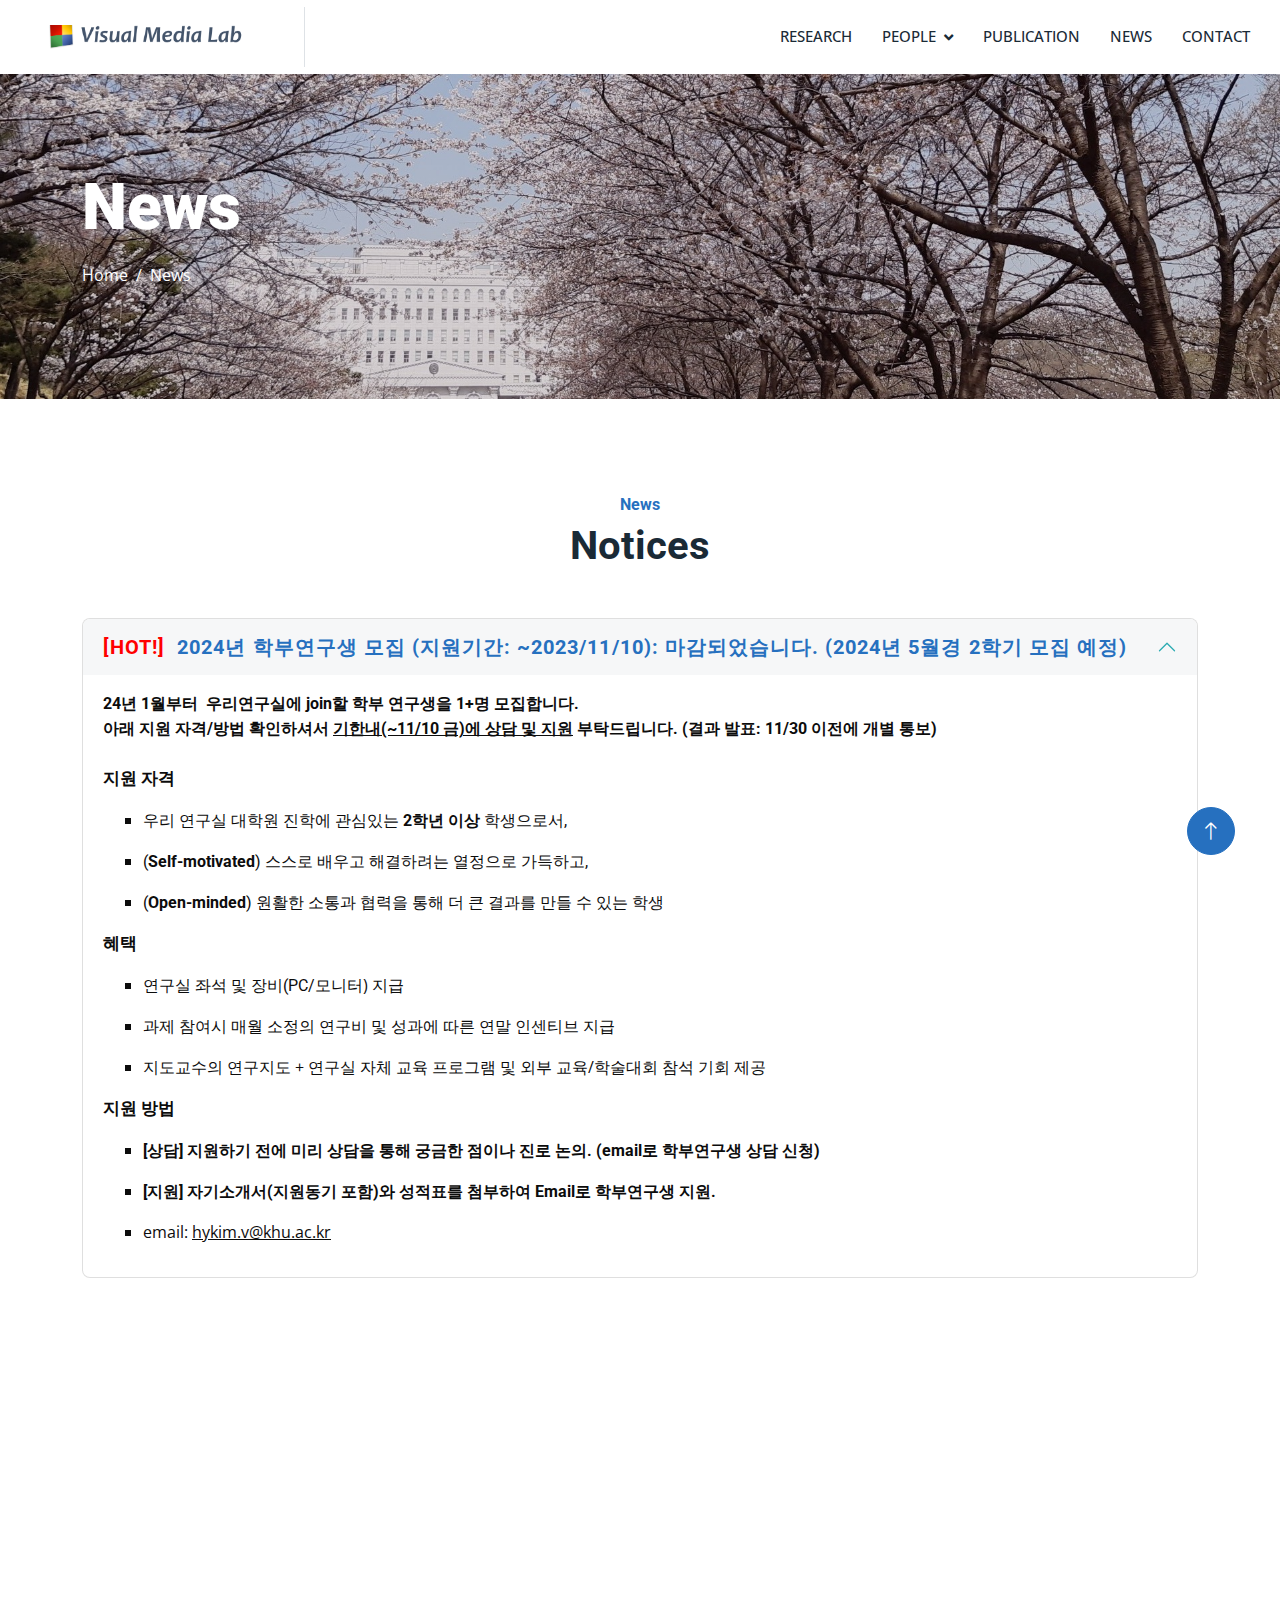
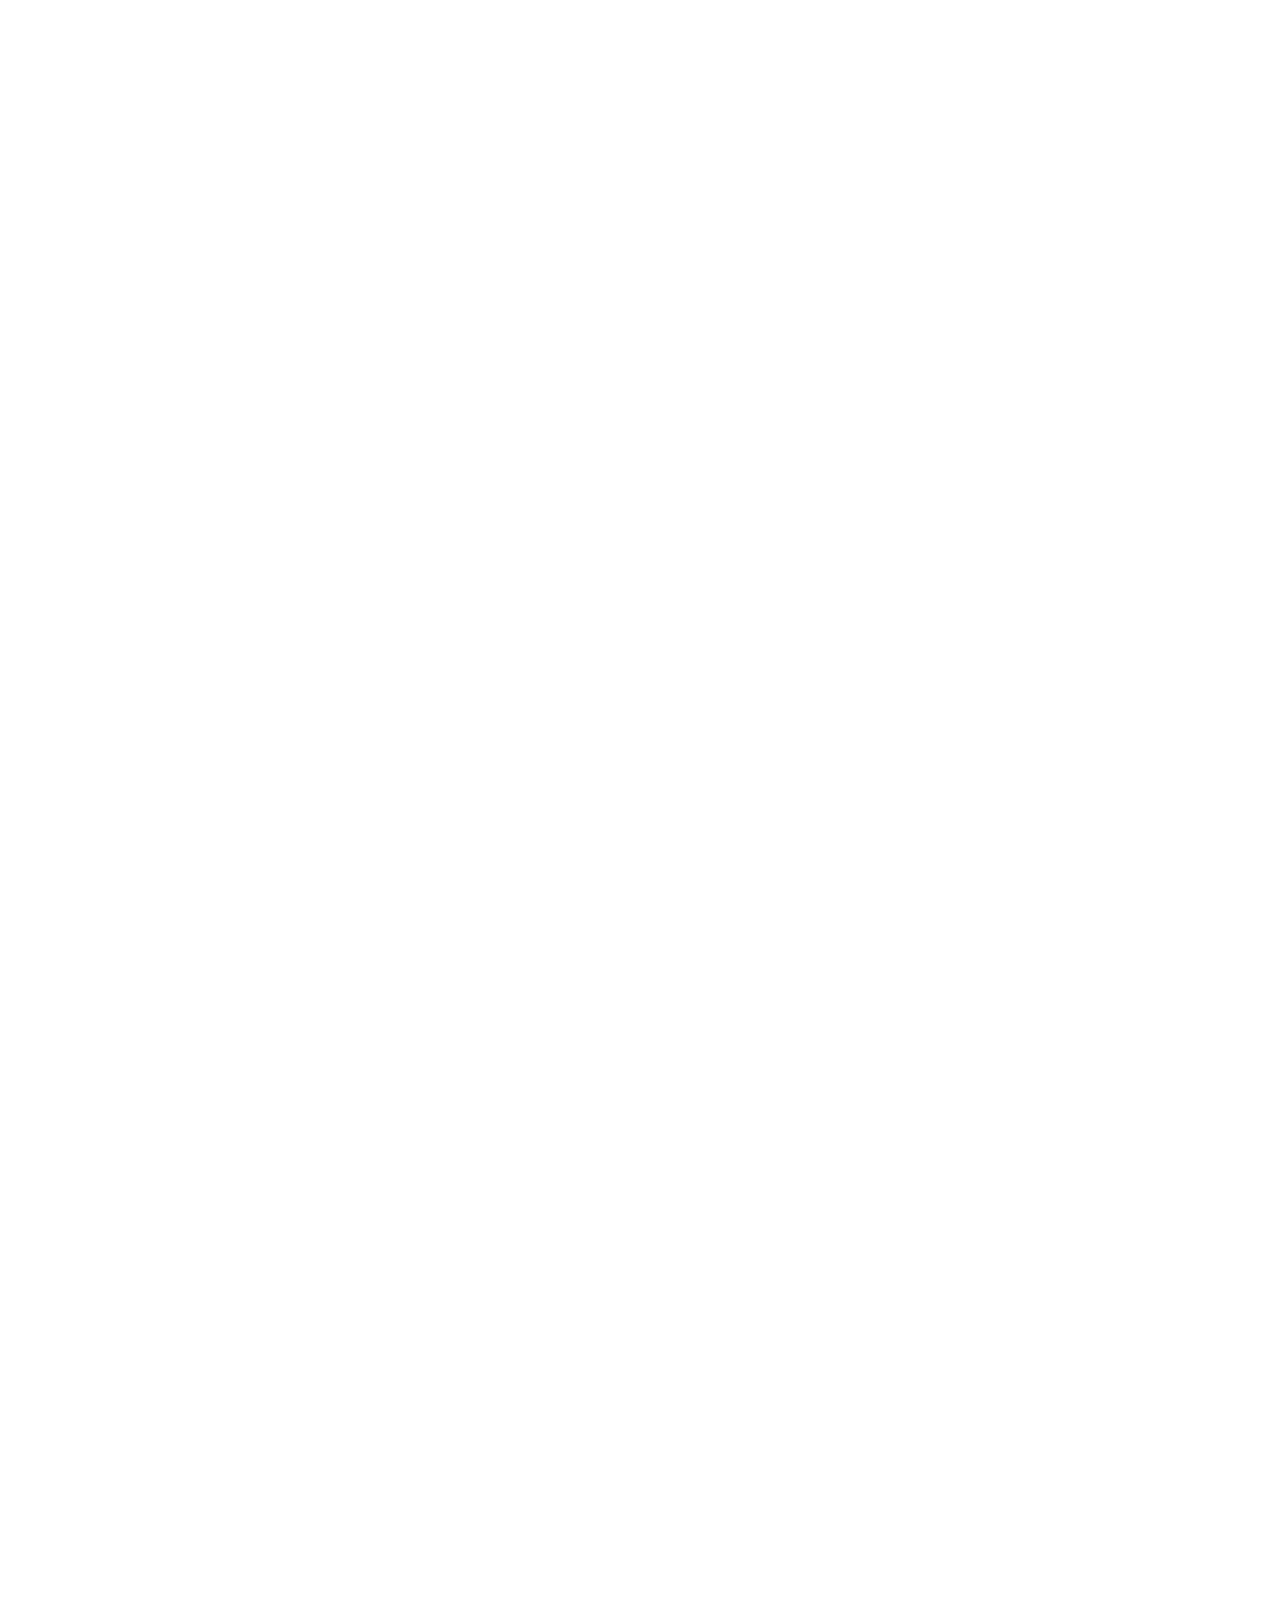
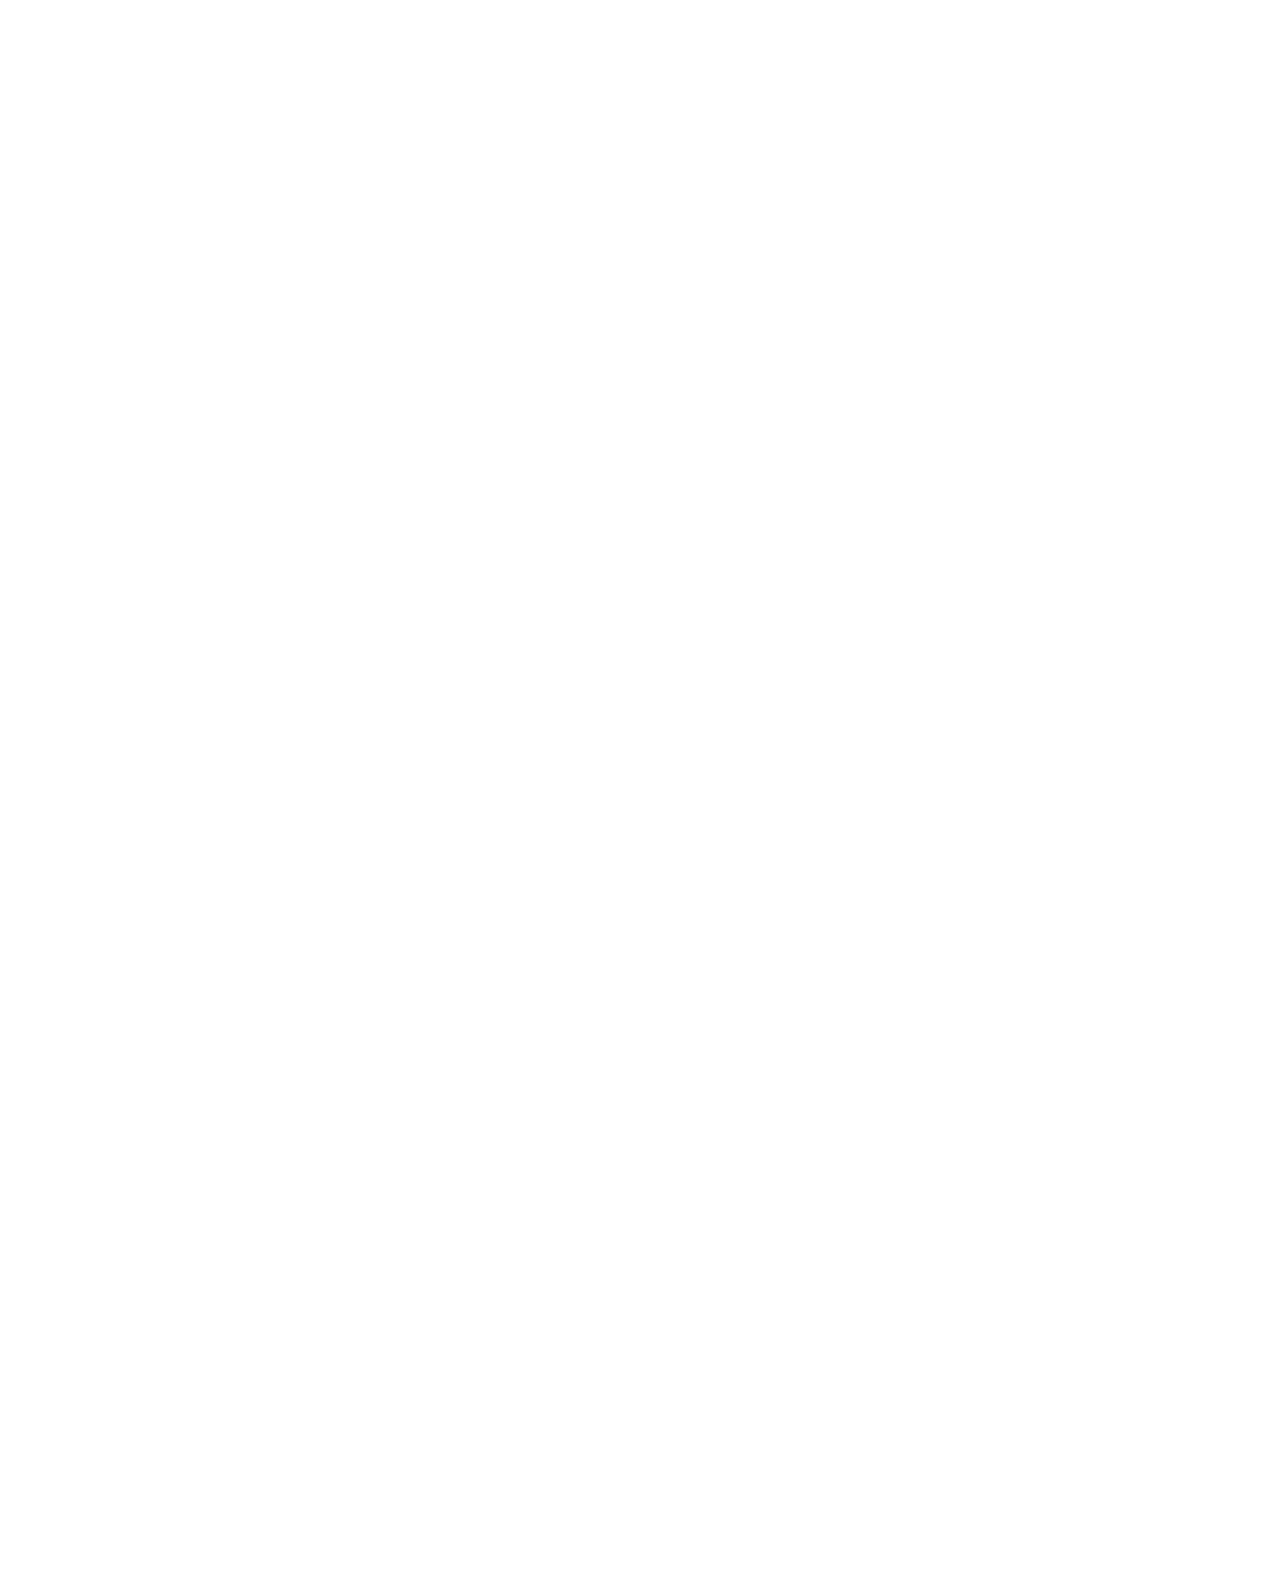
<file: service.html>
<!DOCTYPE html>
<html lang="en">
  <head>
    <meta charset="utf-8" />
    <title>Visual Media Lab</title>
    <meta content="width=device-width, initial-scale=1.0" name="viewport" />
    <meta content="" name="keywords" />
    <meta content="" name="description" />

    <!-- Favicon -->
    <link href="img/favicon.png" rel="icon" />

    <!-- Google Web Fonts -->
    <link rel="preconnect" href="https://fonts.googleapis.com" />
    <link rel="preconnect" href="https://fonts.gstatic.com" crossorigin />
    <link
      href="https://fonts.googleapis.com/css2?family=Open+Sans:wght@400;500&family=Roboto:wght@500;700;900&display=swap"
      rel="stylesheet"
    />
    <!-- Icon Font Stylesheet -->
    <link
      href="https://cdnjs.cloudflare.com/ajax/libs/font-awesome/5.10.0/css/all.min.css"
      rel="stylesheet"
    />
    <link
      href="https://cdn.jsdelivr.net/npm/bootstrap-icons@1.4.1/font/bootstrap-icons.css"
      rel="stylesheet"
    />

    <!-- Libraries Stylesheet -->
    <link href="lib/animate/animate.min.css" rel="stylesheet" />
    <link href="lib/owlcarousel/assets/owl.carousel.min.css" rel="stylesheet" />
    <link href="lib/lightbox/css/lightbox.min.css" rel="stylesheet" />

    <!-- Customized Bootstrap Stylesheet -->
    <link href="css/bootstrap.min.css" rel="stylesheet" />

    <!-- Template Stylesheet -->
    <link href="css/style.css" rel="stylesheet" />
    <link rel="stylesheet" href="css/style2.css">

    <!-- <script src="assets/js/vendor/modernizr-2.8.3-respond-1.4.2.min.js"></script> -->
  </head>

  <body>
      <!-- Spinner Start -->
      <div id="spinner" class="show bg-white position-fixed translate-middle w-100 vh-100 top-50 start-50 d-flex align-items-center justify-content-center">
          <div class="spinner-border text-primary" style="width: 3rem; height: 3rem;" role="status">
              <span class="sr-only">Loading...</span>
          </div>
      </div>
      <!-- Spinner End -->

      <!-- Navbar Start -->
      <nav class="navbar navbar-expand-lg bg-white navbar-light sticky-top p-0">
        <a
          href="index.html"
          class="navbar-brand d-flex align-items-center border-end px-4 px-lg-5"
        >
          <img src="img/logo.png" class="logo" alt="" />
      
        </a>
        <button
          type="button"
          class="navbar-toggler me-4"
          data-bs-toggle="collapse"
          data-bs-target="#navbarCollapse"
        >
          <span class="navbar-toggler-icon"></span>
        </button>
        <div class="collapse navbar-collapse" id="navbarCollapse">
          <div class="navbar-nav ms-auto p-4 p-lg-0">
            <a href="project.html" class="nav-item nav-link" id="nav-research"
              >Research</a
            >
            <div class="nav-item dropdown">
              <a
                href="#"
                class="nav-link dropdown-toggle"
                data-bs-toggle="dropdown"
                id="nav-people"
                >People</a
              >
              <div class="dropdown-menu bg-light m-0">
                <a href="professor.html" class="dropdown-item" id="nav-professor"
                  >Professor</a
                >
                <a href="students.html" class="dropdown-item" id="nav-students"
                  >Students</a
                >
              </div>
            </div>
            <a href="about.html" class="nav-item nav-link" id="nav-publication"
              >Publication</a
            >
            <a href="service.html" class="nav-item nav-link" id="nav-news">News</a>
            <a href="contact.html" class="nav-item nav-link" id="nav-contact"
              >Contact</a
            >
          </div>
        </div>
      </nav>
      <!-- Navbar End -->
      
    <!-- Page Header Start -->
    <div class="container-fluid page-header py-5 mb-5">
        <div class="container py-5">
            <h1 class="display-3 text-white mb-3 animated slideInDown">News</h1>
            <nav aria-label="breadcrumb animated slideInDown">
                <ol class="breadcrumb">
                    <li class="breadcrumb-item"><a class="text-white" href="#">Home</a></li>
                    <li class="breadcrumb-item text-white active" aria-current="page">News</li>
                </ol>
            </nav>
        </div>
    </div>
    <!-- Page Header End -->
    <section id="faq">
        <!-- Notices Start -->
        <div class="container-xxl py-5">
            <div class="container">
                <div class="text-center mx-auto mb-5 wow fadeInUp" data-wow-delay="0.1s" style="max-width: 600px;">
                    <h6 class="text-primary">News</h6>
                    <h1 class="mb-4">Notices</h1>
                </div>
                <div class="wow fadeInUp" data-wow-delay="0.1s">
                    <div class="accordion" id="accordionPanelsStayOpenExample">

                        <div class="accordion-item mt-3">
                            <h5 class="accordion-header border-0" id="panelsStayOpen-heading0">
                                <button class="accordion-button text-primary fs-5" type="button" data-bs-toggle="collapse" data-bs-target="#panelsStayOpen-collapse0" aria-expanded="true" aria-controls="panelsStayOpen-collapse0">
                                    <span style="color:red">[Hot!] </span> &nbsp; 2024년 학부연구생 모집 (지원기간: ~2023/11/10): 마감되었습니다. (2024년 5월경 2학기 모집 예정)
                                </button>
                            </h5>
                            <div id="panelsStayOpen-collapse0" class="accordion-collapse collapse show">
                                <div class="accordion-body">
                                    <div class="tyJCtd mGzaTb Depvyb baZpAe"><p dir="ltr" class="zfr3Q CDt4Ke " style="margin-left: 0.0pt; margin-right: 0.0pt; padding-left: 0.0pt; text-align: left; text-indent: 0.0pt;"><span class="C9DxTc " style="font-family: Roboto, Arial; font-weight: 700;">24년 1월부터&nbsp; 우리연구실에 join할 학부 연구생을 1+명 모집합니다.</span><span class="C9DxTc " style="font-family: Roboto, Arial; font-weight: 700;"><br></span><span class="C9DxTc " style="font-family: Roboto, Arial; font-weight: 700;">아래 지원 자격/방법 확인하셔서 </span><span class="C9DxTc " style="font-family: Roboto, Arial; font-weight: 700; text-decoration: underline;">기한</span><span class="C9DxTc " style="font-family: Roboto, Arial; font-variant: normal; font-weight: 700; text-decoration: underline;">내</span><span class="C9DxTc " style="font-family: Roboto, Arial; font-weight: 700; text-decoration: underline;">(~11/10 금)에 상담 및 지원</span><span class="C9DxTc " style="font-family: Roboto, Arial; font-weight: 700;"> 부탁드립니다. (결과 발표: 11/30 이전에 개별 통보)</span><span class="C9DxTc " style="font-family: Roboto, Arial; font-weight: 700;"><br></span><span class="C9DxTc " style="font-family: Roboto, Arial; font-weight: 700;"><br></span><span class="C9DxTc " style="font-family: Roboto, Arial; font-size: 13.0pt; font-style: normal; font-variant: normal; font-weight: 700; text-decoration: none; vertical-align: baseline;">지원 자격</span></p><ul class="n8H08c UVNKR " style="list-style-type: square; margin-left: 0; margin-right: 0; padding: 0;"><li dir="ltr" class="zfr3Q TYR86d eD0Rn " style="margin-left: 30.0pt;"><p dir="ltr" role="presentation" class="zfr3Q CDt4Ke " style="margin-left: 0.0pt; margin-right: 0.0pt; padding-left: 0.0pt; text-align: left; text-indent: 0.0pt;"><span class="C9DxTc " style="font-size: 12.0pt; font-variant: normal; vertical-align: baseline;">우리 연구실 </span><span class="C9DxTc " style="font-family: Roboto, Arial; font-size: 12.0pt; font-style: normal; font-variant: normal; font-weight: 400; text-decoration: none; vertical-align: baseline;">대학원 진학에 관심있는 </span><span class="C9DxTc " style="font-family: Roboto, Arial; font-size: 12.0pt; font-weight: 700; vertical-align: baseline;">2학년 이상 </span><span class="C9DxTc " style="font-family: Roboto, Arial; font-size: 12.0pt; font-style: normal; font-variant: normal; font-weight: 400; text-decoration: none; vertical-align: baseline;">학생으로서,</span></p></li><li dir="ltr" class="zfr3Q TYR86d eD0Rn " style="margin-left: 30.0pt;"><p dir="ltr" role="presentation" class="zfr3Q CDt4Ke " style="margin-left: 0.0pt; margin-right: 0.0pt; padding-left: 0.0pt; text-align: left; text-indent: 0.0pt;"><span class="C9DxTc " style="font-family: Roboto, Arial; font-size: 12.0pt; font-style: normal; font-variant: normal; font-weight: 400; text-decoration: none; vertical-align: baseline;">(</span><span class="C9DxTc " style="font-family: Roboto, Arial; font-size: 12.0pt; font-style: normal; font-variant: normal; font-weight: 700; text-decoration: none; vertical-align: baseline;">Self-motivated</span><span class="C9DxTc " style="font-family: Roboto, Arial; font-size: 12.0pt; font-style: normal; font-variant: normal; font-weight: 400; text-decoration: none; vertical-align: baseline;">) 스스로 배우고 해결하려는 열정으로 가득하고,</span></p></li><li dir="ltr" class="zfr3Q TYR86d eD0Rn " style="margin-left: 30.0pt;"><p dir="ltr" role="presentation" class="zfr3Q CDt4Ke " style="margin-left: 0.0pt; margin-right: 0.0pt; padding-left: 0.0pt; text-align: left; text-indent: 0.0pt;"><span class="C9DxTc " style="font-family: Roboto, Arial; font-size: 12.0pt; font-style: normal; font-variant: normal; font-weight: 400; text-decoration: none; vertical-align: baseline;">(</span><span class="C9DxTc " style="font-family: Roboto, Arial; font-size: 12.0pt; font-style: normal; font-variant: normal; font-weight: 700; text-decoration: none; vertical-align: baseline;">Open-minded</span><span class="C9DxTc " style="font-family: Roboto, Arial; font-size: 12.0pt; font-style: normal; font-variant: normal; font-weight: 400; text-decoration: none; vertical-align: baseline;">) </span><span class="C9DxTc " style="font-size: 12.0pt; font-variant: normal; vertical-align: baseline;">원활한 소통과 </span><span class="C9DxTc " style="font-family: Roboto, Arial; font-size: 12.0pt; font-style: normal; font-variant: normal; font-weight: 400; text-decoration: none; vertical-align: baseline;">협력을 통해 더 큰 결과를 만들 </span><span class="C9DxTc " style="font-size: 12.0pt; vertical-align: baseline;">수 있는</span><span class="C9DxTc " style="font-family: Roboto, Arial; font-size: 12.0pt; font-style: normal; font-variant: normal; font-weight: 400; text-decoration: none; vertical-align: baseline;"> 학생&nbsp;</span></p></li></ul><p dir="ltr" class="zfr3Q CDt4Ke " style="margin-left: 0.0pt; margin-right: 0.0pt; padding-left: 0.0pt; text-align: left; text-indent: 0.0pt;"><span class="C9DxTc " style="font-family: Roboto, Arial; font-size: 13.0pt; font-style: normal; font-variant: normal; font-weight: 700; text-decoration: none; vertical-align: baseline;">혜택</span></p><ul class="n8H08c UVNKR " style="list-style-type: square; margin-left: 0; margin-right: 0; padding: 0;"><li dir="ltr" class="zfr3Q TYR86d eD0Rn " style="margin-left: 30.0pt;"><p dir="ltr" role="presentation" class="zfr3Q CDt4Ke " style="margin-left: 0.0pt; margin-right: 0.0pt; padding-left: 0.0pt; text-align: left; text-indent: 0.0pt;"><span class="C9DxTc " style="font-family: Roboto, Arial; font-size: 12.0pt; font-style: normal; font-variant: normal; font-weight: 400; text-decoration: none; vertical-align: baseline;">연구실 좌석 및 장비(PC/</span><span class="C9DxTc " style="font-size: 12.0pt; vertical-align: baseline;">모니터)</span><span class="C9DxTc " style="font-family: Roboto, Arial; font-size: 12.0pt; font-style: normal; font-variant: normal; font-weight: 400; text-decoration: none; vertical-align: baseline;"> 지급</span></p></li><li dir="ltr" class="zfr3Q TYR86d eD0Rn " style="margin-left: 30.0pt;"><p dir="ltr" role="presentation" class="zfr3Q CDt4Ke " style="margin-left: 0.0pt; margin-right: 0.0pt; padding-left: 0.0pt; text-align: left; text-indent: 0.0pt;"><span class="C9DxTc " style="font-family: Roboto, Arial; font-size: 12.0pt; font-style: normal; font-variant: normal; font-weight: 400; text-decoration: none; vertical-align: baseline;">과제 참여시 매월 소정의 연구비 및 </span><span class="C9DxTc " style="font-size: 12.0pt; vertical-align: baseline;">성과에 따른 연말 인센티브 지급</span></p></li><li dir="ltr" class="zfr3Q TYR86d eD0Rn " style="margin-left: 30.0pt;"><p dir="ltr" role="presentation" class="zfr3Q CDt4Ke " style="margin-left: 0.0pt; margin-right: 0.0pt; padding-left: 0.0pt; text-align: left; text-indent: 0.0pt;"><span class="C9DxTc " style="font-size: 12.0pt; vertical-align: baseline;">지도교수의 연구지도 + 연구실 자체 교육 프로그램 및 </span><span class="C9DxTc " style="font-family: Roboto, Arial; font-size: 12.0pt; font-style: normal; font-variant: normal; font-weight: 400; text-decoration: none; vertical-align: baseline;">외부 교육</span><span class="C9DxTc " style="font-size: 12.0pt; vertical-align: baseline;">/</span><span class="C9DxTc " style="font-size: 12.0pt; font-variant: normal; vertical-align: baseline;">학술대회 참석 기회</span><span class="C9DxTc " style="font-family: Roboto, Arial; font-size: 12.0pt; font-style: normal; font-variant: normal; font-weight: 400; text-decoration: none; vertical-align: baseline;"> 제공</span></p></li></ul><p dir="ltr" class="zfr3Q CDt4Ke " style="margin-left: 0.0pt; margin-right: 0.0pt; padding-left: 0.0pt; text-align: left; text-indent: 0.0pt;"><span class="C9DxTc " style="font-family: Roboto, Arial; font-size: 13.0pt; font-style: normal; font-variant: normal; font-weight: 700; text-decoration: none; vertical-align: baseline;">지원 방법</span></p><ul class="n8H08c UVNKR " style="list-style-type: square; margin-left: 0; margin-right: 0; padding: 0;"><li dir="ltr" class="zfr3Q TYR86d eD0Rn " style="margin-left: 30.0pt;"><p dir="ltr" role="presentation" class="zfr3Q CDt4Ke " style="margin-left: 0.0pt; margin-right: 0.0pt; padding-left: 0.0pt; text-align: left; text-indent: 0.0pt;"><span class="C9DxTc " style="font-family: Roboto, Arial; font-size: 12.0pt; font-weight: 700; vertical-align: baseline;">[상담] </span><span class="C9DxTc " style="font-family: Roboto, Arial; font-size: 12.0pt; font-variant: normal; font-weight: 700; vertical-align: baseline;">지원</span><span class="C9DxTc " style="font-family: Roboto, Arial; font-size: 12.0pt; font-weight: 700; vertical-align: baseline;">하기</span><span class="C9DxTc " style="font-family: Roboto, Arial; font-size: 12.0pt; font-variant: normal; font-weight: 700; vertical-align: baseline;"> 전에 미리 상담을 통해 궁금한 점이나 진로 </span><span class="C9DxTc " style="font-family: Roboto, Arial; font-size: 12.0pt; font-weight: 700; vertical-align: baseline;">논의</span><span class="C9DxTc " style="font-family: Roboto, Arial; font-size: 12.0pt; font-variant: normal; font-weight: 700; vertical-align: baseline;">. (email로 </span><span class="C9DxTc " style="font-family: Roboto, Arial; font-size: 12.0pt; font-weight: 700; vertical-align: baseline;">학부연구생 </span><span class="C9DxTc " style="font-family: Roboto, Arial; font-size: 12.0pt; font-variant: normal; font-weight: 700; vertical-align: baseline;">상담 신청)</span></p></li><li dir="ltr" class="zfr3Q TYR86d eD0Rn " style="margin-left: 30.0pt;"><p dir="ltr" role="presentation" class="zfr3Q CDt4Ke " style="margin-left: 0.0pt; padding-left: 0.0pt; text-align: left; text-indent: 0.0pt;"><span class="C9DxTc " style="font-family: Roboto, Arial; font-size: 12.0pt; font-weight: 700; vertical-align: baseline;">[지원] </span><span class="C9DxTc " style="font-family: Roboto, Arial; font-size: 12.0pt; font-variant: normal; font-weight: 700; vertical-align: baseline;">자기소개서(지원동기 포함)와 성적표를 첨부하여 </span><span class="C9DxTc " style="font-family: Roboto, Arial; font-size: 12.0pt; font-style: normal; font-variant: normal; font-weight: 700; text-decoration: none; vertical-align: baseline;">Email로 학부연구생 지원.</span></p></li><li dir="ltr" class="zfr3Q TYR86d eD0Rn " style="margin-left: 30.0pt;"><p dir="ltr" role="presentation" class="zfr3Q CDt4Ke " style="margin-left: 0.0pt; padding-left: 0.0pt; text-align: left; text-indent: 0.0pt;"><span class="C9DxTc " style="font-size: 12.0pt; vertical-align: baseline;">email: </span><a class="XqQF9c" href="mailto:hykim.v@khu.ac.kr" target="_blank" style="color: inherit; text-decoration: none;"><span class="C9DxTc aw5Odc " style="font-size: 12.0pt; text-decoration: underline; vertical-align: baseline;">hykim.v@khu.ac.kr</span></a><span class="C9DxTc " style="font-size: 12.0pt; vertical-align: baseline;"> </span><span class="C9DxTc " style="font-family: Roboto, Arial; font-size: 12.0pt; font-style: normal; font-variant: normal; font-weight: 400; text-decoration: none; vertical-align: baseline;">&nbsp;</span></p></li></ul></div>
                                </div>
                            </div>
                        </div>
                    </div>

                </div>
            </div>
        </div>
        <!-- Notices End -->

        <!-- Congratulations Start -->
        <div class="container-xxl py-5">
            <div class="container">
                <div class="text-center mx-auto mb-5 wow fadeInUp" data-wow-delay="0.1s" style="max-width: 600px;">
                    <h1 class="mb-4">Congratulations</h1>
                </div>
                <div class="wow fadeInUp" data-wow-delay="0.1s">
                    <div class="accordion" id="accordionPanelsStayOpenExample">

                        <div class="accordion-item mt-3">
                            <h5 class="accordion-header border-0" id="panelsStayOpen-headingOne">
                                <button class="accordion-button text-primary fs-5" type="button" data-bs-toggle="collapse" data-bs-target="#panelsStayOpen-collapseOne" aria-expanded="true" aria-controls="panelsStayOpen-collapseOne">
                                    [축!] 인공지능 Top 학회 논문 Accept! (2023.09.23)
                                </button>
                            </h5>
                            <div id="panelsStayOpen-collapseOne" class="accordion-collapse collapse show">
                                <div class="accordion-body">
                                    <p>
                                        <li>학회: NeurIPS 2023 (Neural Information Processing Systems)</li>

                                        <li>논문제목: Towards Efficient Image Compression Without Autoregressive Models</li>

                                        <li>학생저자: Muhammad Salman Ali, 김영웅, Maryam Qamar <br/>
                                        (배성호교수님 연구실과 공동연구) </li>
                                    </p>
                                </div>
                            </div>
                        </div>

                        <div class="accordion-item mt-3">
                            <h5 class="accordion-header border-0" id="panelsStayOpen-headingTwo">
                                <button class="accordion-button text-primary fs-5" type="button" data-bs-toggle="collapse" data-bs-target="#panelsStayOpen-collapseTwo" aria-expanded="true" aria-controls="panelsStayOpen-collapseTwo">
                                    [축!] 학부연구생 윤규리 학생, 영상처리 국제학회 논문 Accept! (2023.09.23)
                                </button>
                            </h5>
                            <div id="panelsStayOpen-collapseTwo" class="accordion-collapse collapse show">
                                <div class="accordion-body">
                                    <p>
                                        <li>학회: IEEE VCIP (International Conference on Visual Communications and Image Processing)</li>

                                        <li>논문제목: MEDO: Minimizing Effective Distortions Only for Machine-Oriented Visual Feature Compression</li>

                                        <li>학생저자: 윤규리, 임달홍, 김영웅, 정혜원</li>
                                    </p>
                                </div>
                            </div>
                        </div>
                        <div class="accordion-item mt-3">
                            <h5 class="accordion-header border-0" id="panelsStayOpen-headingThree">
                                <button class="accordion-button text-primary fs-5" type="button" data-bs-toggle="collapse" data-bs-target="#panelsStayOpen-collapseThree" aria-expanded="true" aria-controls="panelsStayOpen-collapseThree">
                                    [축!] 석사과정 김영웅 학생, Top 저널 Accept! (2023.07.24)
                                </button>
                            </h5>
                            <div id="panelsStayOpen-collapseThree" class="accordion-collapse collapse show">
                                <div class="accordion-body">
                                    <p>
                                        <li>저널: IEEE TCSVT (Transactions on Circuit and Systems for Video Technoloty) - JCR IF Rank 8.9%</li>

                                        <li>논문제목:<a href="https://ieeexplore.ieee.org/document/10210338"> End-to-End Learnable Multi-Scale Feature Compression for VCM</a></li>

                                        <li>학생저자: 김영웅, 정혜원, 유장현</li>
                                    </p>
                                </div>
                            </div>
                        </div>

                        <div class="accordion-item mt-3">
                            <h5 class="accordion-header border-0" id="panelsStayOpen-headingFour">
                                <button class="accordion-button text-primary fs-5" type="button" data-bs-toggle="collapse" data-bs-target="#panelsStayOpen-collapseFour" aria-expanded="true" aria-controls="panelsStayOpen-collapseFour">
                                    [축!] 2023년 한국방송미디어공학회 학부생논문경진대회 우수상(1등) 수상 (2023.06.30) 
                                </button>
                            </h5>
                            <div id="panelsStayOpen-collapseFour" class="accordion-collapse collapse show">
                                <div class="accordion-body">
                                    <img class="img-fluid" src="img/project_HD_20230630.jpg" alt="" />

                                    <p>
                                        <li>조현동 외, "크기조정을 활용한 신경망 기반의 이미지 압축" </li>
                                    </p>
                                </div>
                            </div>
                        </div>

                        <div class="accordion-item mt-3">
                            <h5 class="accordion-header border-0" id="panelsStayOpen-heading5">
                                <button class="accordion-button text-primary fs-5" type="button" data-bs-toggle="collapse" data-bs-target="#panelsStayOpen-collapse5" aria-expanded="true" aria-controls="panelsStayOpen-collapse5">
                                    [축!] 2023년 삼성 글로벌테크놀러지심포지움(GTS) SHARE Award 수상 (2023.04.21) 
                                </button>
                            </h5>
                            <div id="panelsStayOpen-collapse5" class="accordion-collapse collapse show">
                                <div class="accordion-body">
                                    <img class="img-fluid" src="img/project_HM_GTS_ShareAward_20230421.jpg" alt="" />
                                    <p>
                                        <li>반현민, "Neural Holographic Video Compression with Scalable Architecture"
                                        </li>
                                    </p>

                                </div>
                            </div>
                        </div>

                        <div class="accordion-item mt-3">
                            <h5 class="accordion-header border-0" id="panelsStayOpen-heading6">
                                <button class="accordion-button text-primary fs-5" type="button" data-bs-toggle="collapse" data-bs-target="#panelsStayOpen-collapse6" aria-expanded="true" aria-controls="panelsStayOpen-collapse6">
                                    [축!] 한국방송미디어공학회 학부생논문경진대회 최우수상 및 장려상 수상! (2022.06.22)                                     </button>
                            </h5>
                            <div id="panelsStayOpen-collapse6" class="accordion-collapse collapse show">
                                <div class="accordion-body">
                                    <p>
                                        <li>최우수상 : 윤규리 (경희대학교) </li>
                                        블록 기반 특징맵 크기 조정을 이용한 DNN 특징맵 압축 <br/>
                                        윤규리, 정혜원, 김영웅, *김연희, *정세윤, 김휘용 (경희대학교, *ETRI)
                                        
                                    </p>
                                    <p>
                                        <li>장려상 : 최승미 (경희대학교) </li>
                                        복소 홀로그램 표현방식에 따른 압축 성능 분석 <br/>
                                        최승미, 반현민, *오관정, *임용준, 김휘용 (경희대학교,*ETRI)
                                        
                                    </p>
                                </div>
                            </div>
                        </div>

                        <div class="accordion-item mt-3">
                            <h5 class="accordion-header border-0" id="panelsStayOpen-heading7">
                                <button class="accordion-button text-primary fs-5" type="button" data-bs-toggle="collapse" data-bs-target="#panelsStayOpen-collapse7" aria-expanded="true" aria-controls="panelsStayOpen-collapse7">
                                    [ 축 ! ] ‘삼성미래기술육성사업’ 선정('22.05) - 딥러닝 기반 위상 홀로그램 압축 기술                                    </button>
                            </h5>
                            <div id="panelsStayOpen-collapse7" class="accordion-collapse collapse show">
                                <div class="accordion-body">
                                    <p>
                                        컴퓨터공학과 김휘용 교수 연구팀이 ‘삼성미래기술육성사업’에 선정됐다. 삼성미래기술육성사업은 대한민국 기초과학 발전, 세계적인 과학기술인 육성을 목표로 혁신적인 연구과제와 연구자를 발굴해 지원하는 공익 목적의 연구지원 사업이다. 김휘용 교수 연구팀은 ‘순환 표현 및 무작위성 규제에 기반한 위상 홀로그램(Phase hologram) 압축 부호화’를 주제로 삼성전자미래기술육성센터의 지원을 받아 연구한다.
                                    </p>
                                    <p>
                                        상세기사:

                                        <li><a href="https://news.mt.co.kr/mtview.php?no=2022050311297431126">머니투데이('22.05.03)</a></li>
                                        <li><a href="www.khu.ac.kr/kor/focus/detail.do?seq=2160128&page=1&pageSize=5">경희미디어 Focus('22.05.12)</a></li>
                                    </p>
                                </div>
                            </div>
                        </div>





                    </div>

                </div>
            </div>
        </div>
        <!-- Congratulations End -->
    </section>

    <!-- Footer Start -->
    <div class="container-fluid bg-dark text-body footer mt-5 pt-5 wow fadeIn" data-wow-delay="0.1s">
        <div class="container py-5">
            <div class="row g-5">
                <div class="col-lg-8 col-md-6">
                    <h5 class="text-white mb-4">Address</h5>
                    <p class="mb-2"><i class="fa fa-map-marker-alt me-3"></i>Deogyeong-daero, Giheung-gu, Yongin-si, Gyeonggi-do, Republic of Korea, 17104.</p>
                    <!-- <p class="mb-2"><i class="fa fa-phone-alt me-3"></i>010-6405-5430</p> -->
                    <p class="mb-2"><i class="fa fa-envelope me-3"></i>hykim.v@khu.ac.kr</p>
                    <div class="d-flex pt-2">
                        <a class="btn btn-square btn-outline-light btn-social" href=""><i class="fab fa-twitter"></i></a>
                        <a class="btn btn-square btn-outline-light btn-social" href=""><i class="fab fa-facebook-f"></i></a>
                        <a class="btn btn-square btn-outline-light btn-social" href=""><i class="fab fa-youtube"></i></a>
                        <a class="btn btn-square btn-outline-light btn-social" href="https://github.com/VML-lambda"><i class="fab fa-github"></i></a>
                    </div>
                </div>
                <div class="col-lg-4 col-md-6">
                    <h5 class="text-white mb-4">Project Gallery</h5>
                    <div class="row g-2">
                        <div class="col-4">
                            <img class="img-fluid rounded" src="img/project_HD_20230630.jpg" alt="">
                        </div>
                        <div class="col-4">
                            <img class="img-fluid rounded" src="img/project_HM_GTS_ShareAward_20230421.jpg" alt="">
                        </div>
                        <div class="col-4">
                            <img class="img-fluid rounded" src="img/project_HW_MPEG_2023.07.15_crop.png" alt="">
                        </div>
                        <div class="col-4">
                            <img class="img-fluid rounded" src="img/project_JH_MPEG_2023.07.15.jpg" alt="">
                        </div>
                        <!-- <div class="col-4">
                            <img class="img-fluid rounded" src="img/project_TCSVT_L-MSFC.png" alt="">
                        </div> -->
                        <!-- <div class="col-4">
                            <img class="img-fluid rounded" src="img/gallery-6.jpg" alt="">
                        </div> -->
                    </div>
                </div>
            </div>
        </div>
        <div class="container">
            <div class="copyright">
                <div class="row">
                    <div class="col-md-6 text-center text-md-start mb-3 mb-md-0">
                        &copy; <a href="#">Your Site Name</a>, All Right Reserved.
                    </div>
                    <div class="col-md-6 text-center text-md-end">
                        <!--/*** This template is free as long as you keep the footer author’s credit link/attribution link/backlink. If you'd like to use the template without the footer author’s credit link/attribution link/backlink, you can purchase the Credit Removal License from "https://htmlcodex.com/credit-removal". Thank you for your support. ***/-->
                        Designed By <a href="https://htmlcodex.com">HTML Codex</a>
                        <br>Distributed By: <a href="https://themewagon.com" target="_blank">ThemeWagon</a>
                    </div>
                </div>
            </div>
        </div>
    </div>
    <!-- Footer End -->


    <!-- Back to Top -->
    <a href="#" class="btn btn-lg btn-primary btn-lg-square rounded-circle back-to-top"><i class="bi bi-arrow-up"></i></a>


    <!-- JavaScript Libraries -->
    <script src="https://code.jquery.com/jquery-3.4.1.min.js"></script>
    <script src="https://cdn.jsdelivr.net/npm/bootstrap@5.0.0/dist/js/bootstrap.bundle.min.js"></script>
    <script src="lib/wow/wow.min.js"></script>
    <script src="lib/easing/easing.min.js"></script>
    <script src="lib/waypoints/waypoints.min.js"></script>
    <script src="lib/counterup/counterup.min.js"></script>
    <script src="lib/owlcarousel/owl.carousel.min.js"></script>
    <script src="lib/isotope/isotope.pkgd.min.js"></script>
    <script src="lib/lightbox/js/lightbox.min.js"></script>

    <!-- Template Javascript -->
    <script src="js/main.js"></script>
</body>

</html>
</file>
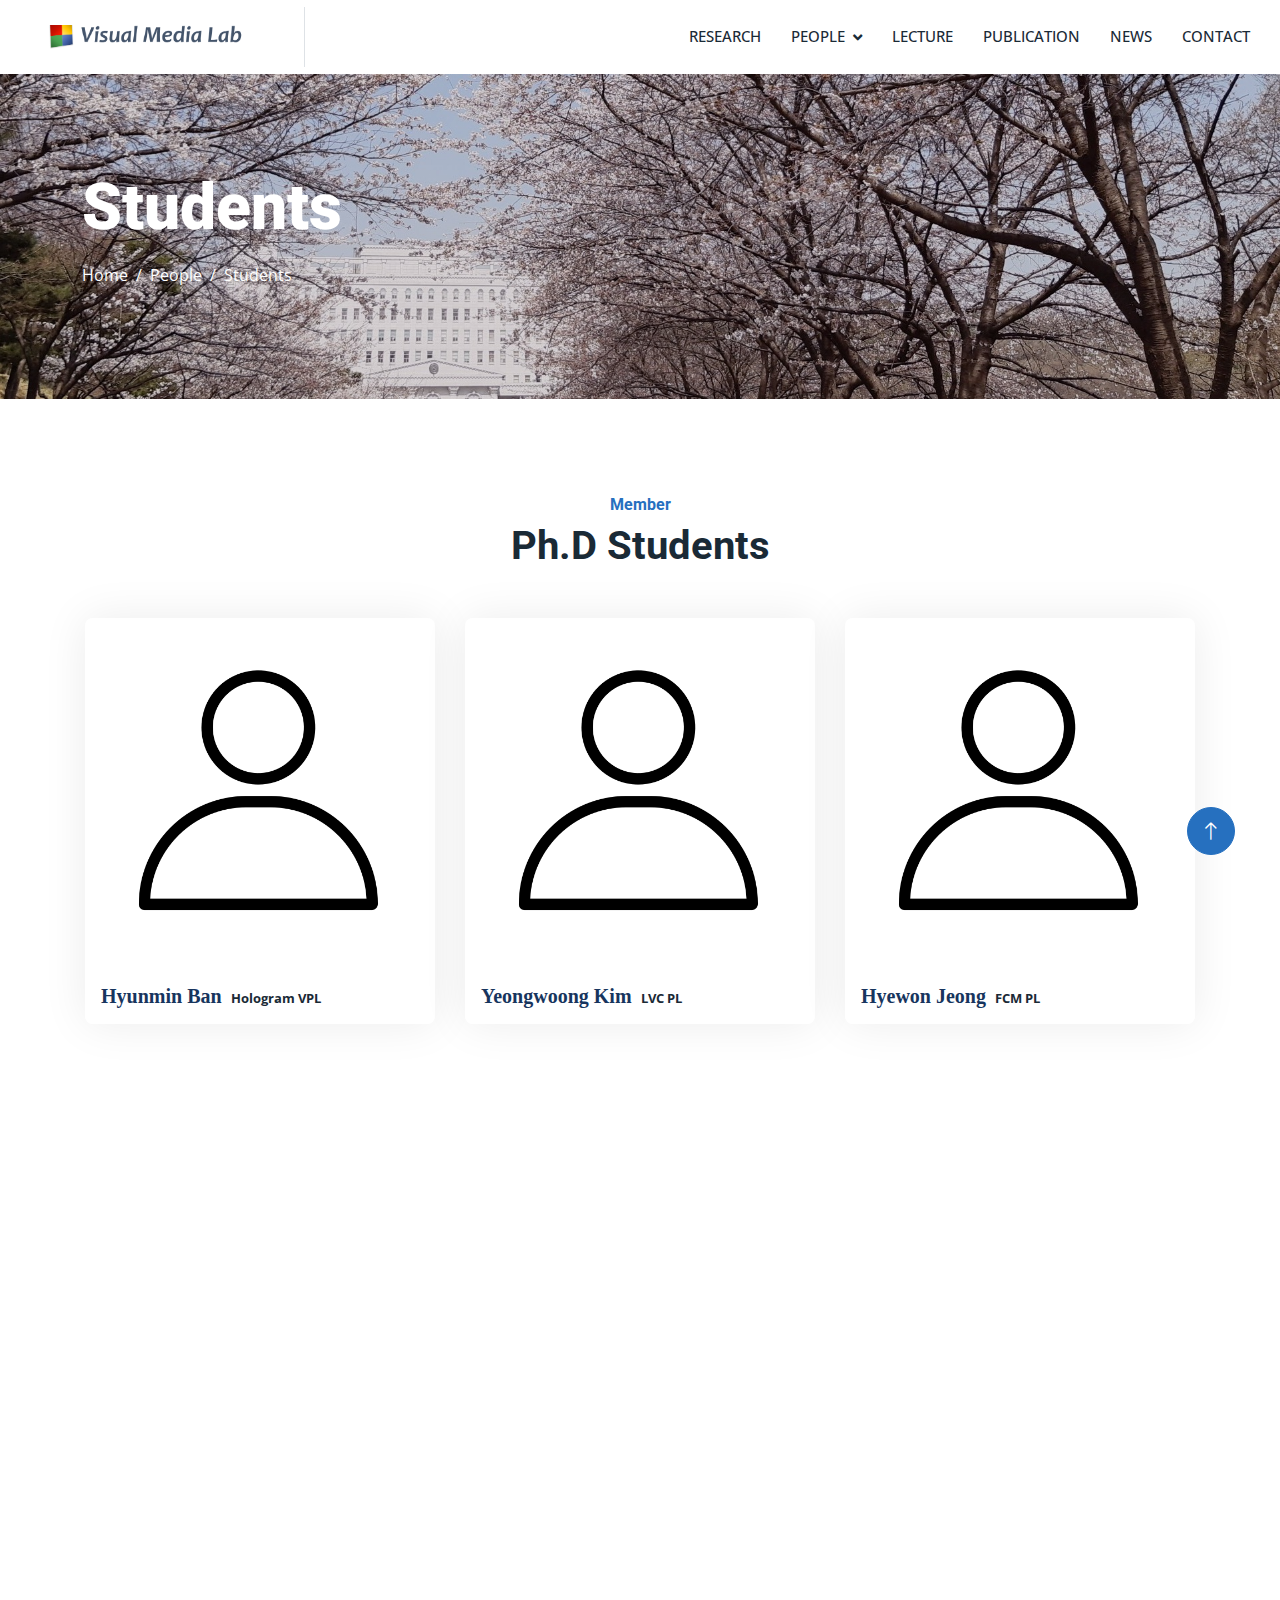
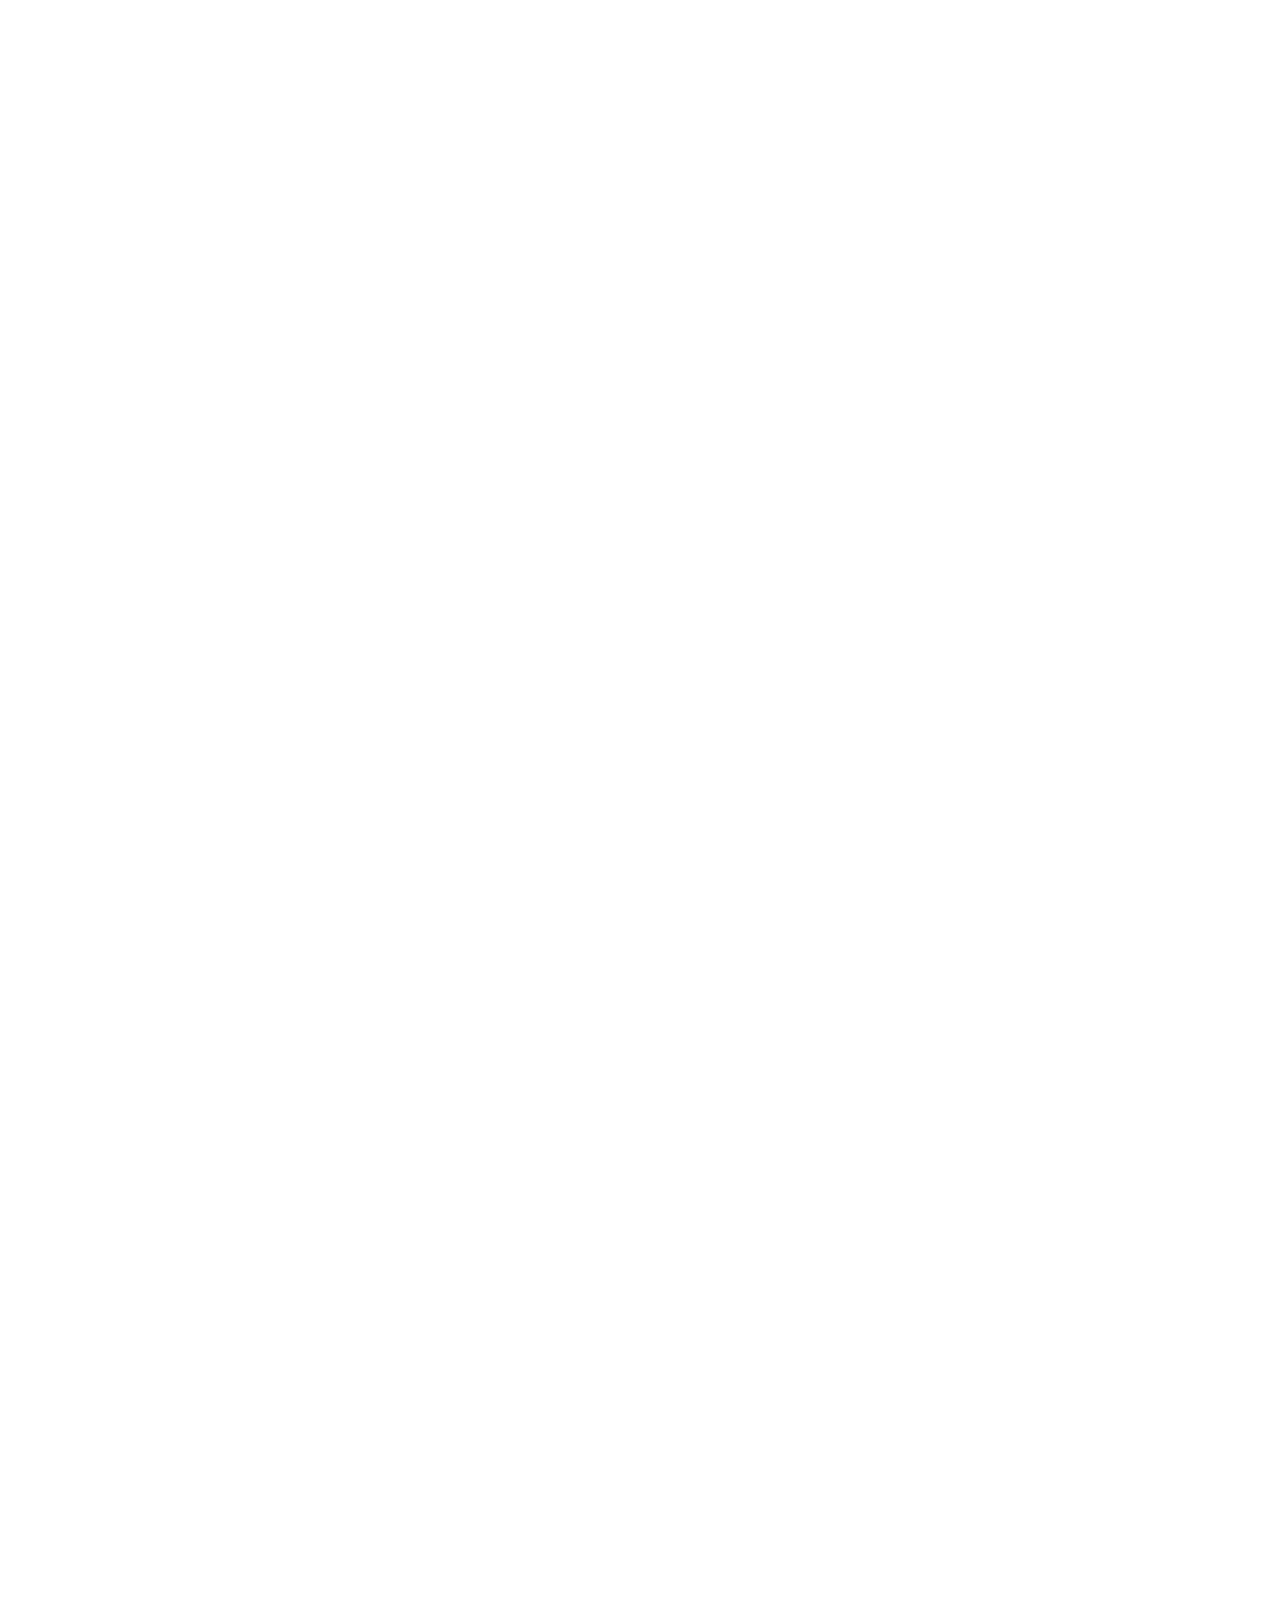
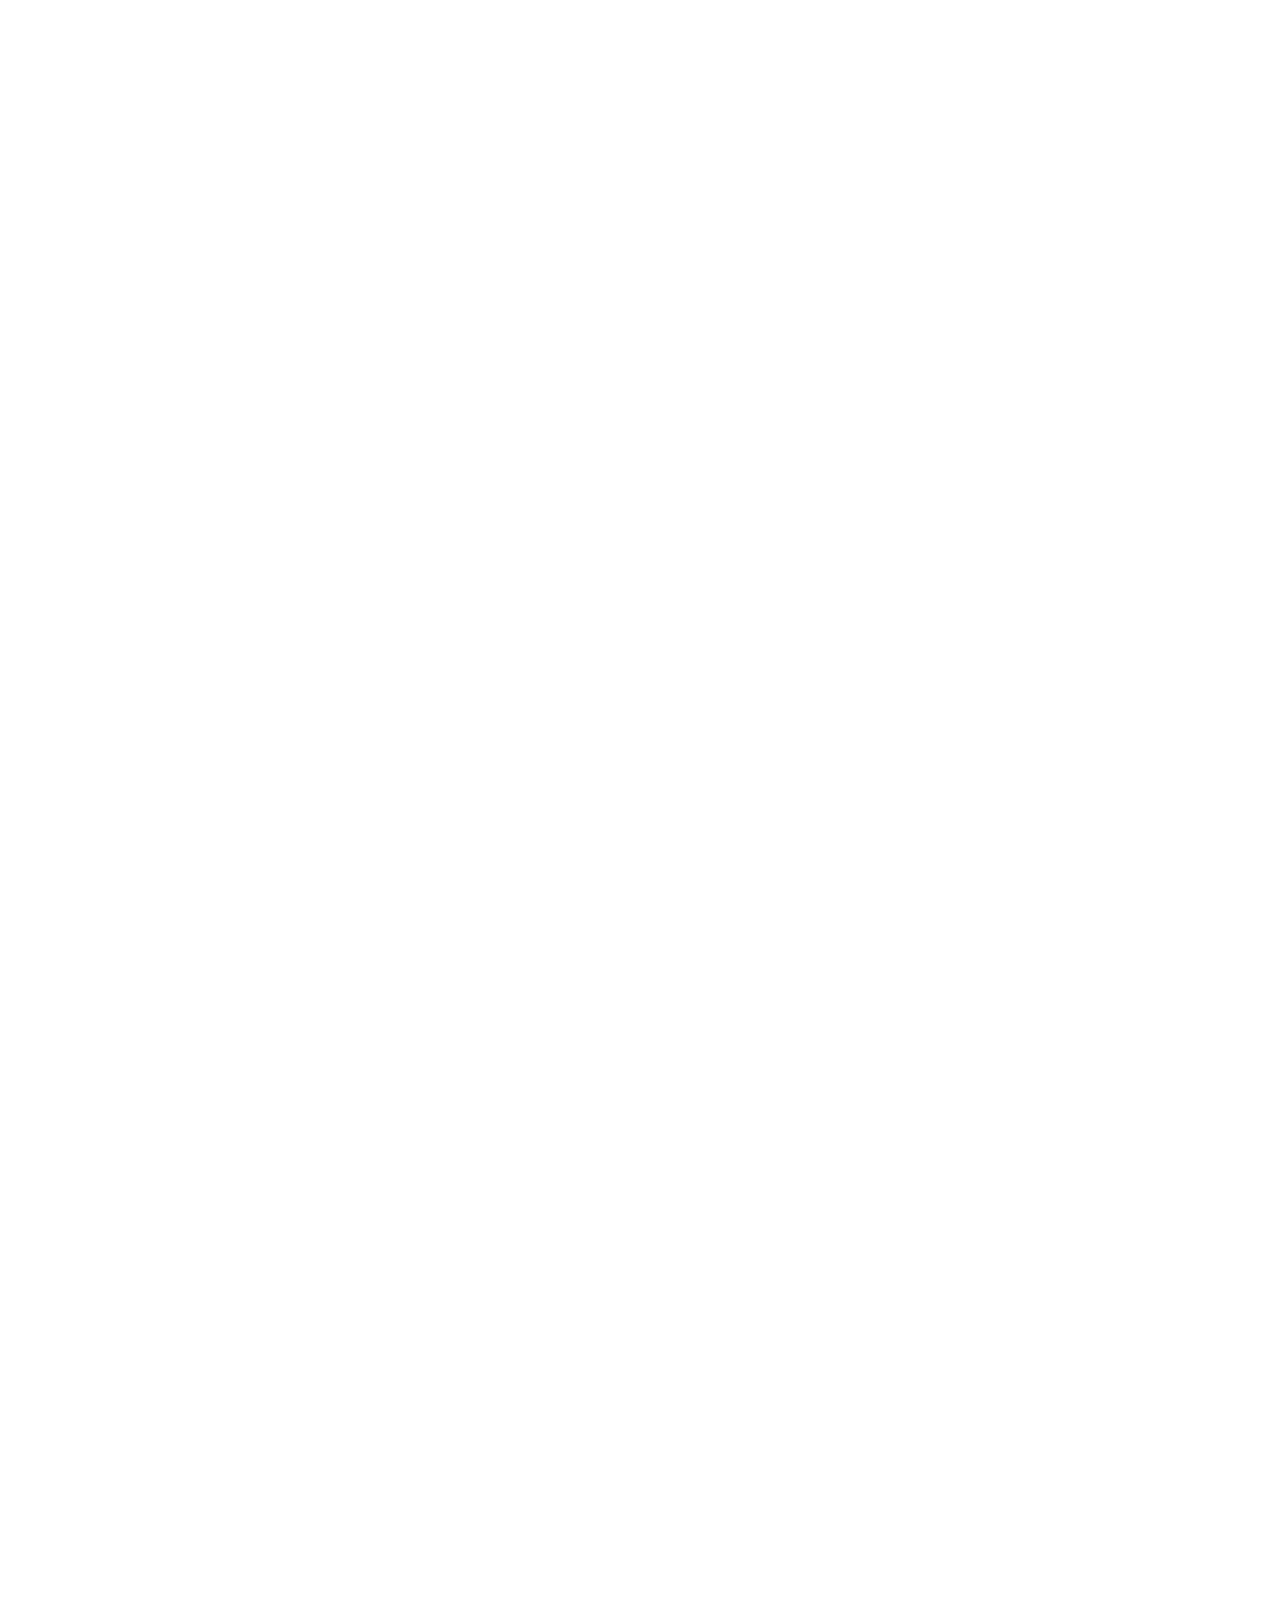
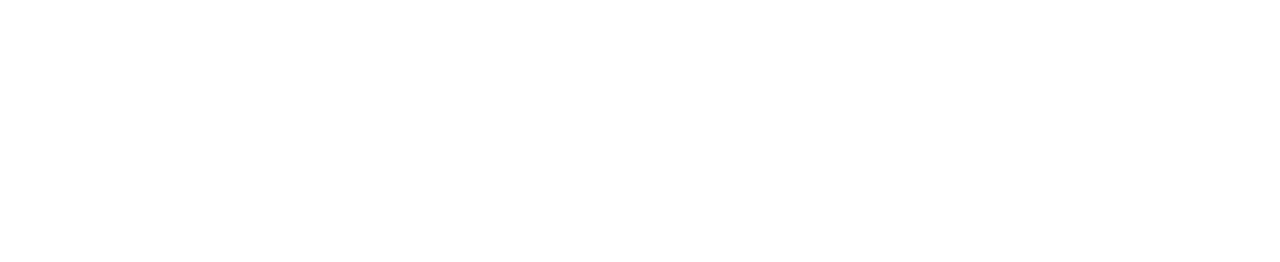
<file: students.html>
<!DOCTYPE html>
<html lang="en">
  <head>
    <meta charset="utf-8" />
    <title>Visual Media Lab</title>
    <meta content="width=device-width, initial-scale=1.0" name="viewport" />
    <meta content="" name="keywords" />
    <meta content="" name="description" />

    <!-- Favicon -->
    <link href="img/favicon.png" rel="icon" />

    <!-- Google Web Fonts -->
    <link rel="preconnect" href="https://fonts.googleapis.com" />
    <link rel="preconnect" href="https://fonts.gstatic.com" crossorigin />
    <link
      href="https://fonts.googleapis.com/css2?family=Open+Sans:wght@400;500&family=Roboto:wght@500;700;900&display=swap"
      rel="stylesheet"
    />
    <!-- Icon Font Stylesheet -->
    <link
      href="https://cdnjs.cloudflare.com/ajax/libs/font-awesome/5.10.0/css/all.min.css"
      rel="stylesheet"
    />
    <link
      href="https://cdn.jsdelivr.net/npm/bootstrap-icons@1.4.1/font/bootstrap-icons.css"
      rel="stylesheet"
    />

    <!-- Libraries Stylesheet -->
    <link href="lib/animate/animate.min.css" rel="stylesheet" />
    <link href="lib/owlcarousel/assets/owl.carousel.min.css" rel="stylesheet" />
    <link href="lib/lightbox/css/lightbox.min.css" rel="stylesheet" />

    <!-- Customized Bootstrap Stylesheet -->
    <link href="css/bootstrap.min.css" rel="stylesheet" />

    <!-- Template Stylesheet -->
    <link href="css/style.css" rel="stylesheet" />
    <link rel="stylesheet" href="css/style2.css">

    <!-- <script src="assets/js/vendor/modernizr-2.8.3-respond-1.4.2.min.js"></script> -->
  </head>

  <body>
      <!-- Spinner Start -->
      <div id="spinner" class="show bg-white position-fixed translate-middle w-100 vh-100 top-50 start-50 d-flex align-items-center justify-content-center">
          <div class="spinner-border text-primary" style="width: 3rem; height: 3rem;" role="status">
              <span class="sr-only">Loading...</span>
          </div>
      </div>
      <!-- Spinner End -->

      <!-- Navbar Start -->
      <nav class="navbar navbar-expand-lg bg-white navbar-light sticky-top p-0">
        <a
          href="index.html"
          class="navbar-brand d-flex align-items-center border-end px-4 px-lg-5"
        >
          <img src="img/logo.png" class="logo" alt="" />
      
        </a>
        <button
          type="button"
          class="navbar-toggler me-4"
          data-bs-toggle="collapse"
          data-bs-target="#navbarCollapse"
        >
          <span class="navbar-toggler-icon"></span>
        </button>
        <div class="collapse navbar-collapse" id="navbarCollapse">
          <div class="navbar-nav ms-auto p-4 p-lg-0">
            <a href="project.html" class="nav-item nav-link" id="nav-research"
              >Research</a
            >
            <div class="nav-item dropdown">
              <a
                href="#"
                class="nav-link dropdown-toggle"
                data-bs-toggle="dropdown"
                id="nav-people"
                >People</a
              >
              <div class="dropdown-menu bg-light m-0">
                <a href="professor.html" class="dropdown-item" id="nav-professor"
                  >Professor</a
                >
                <a href="students.html" class="dropdown-item" id="nav-students"
                  >Students</a
                >
              </div>
            </div>
            <a href="lecture.html" class="nav-item nav-link" id="nav-research"
              >Lecture</a
            >
            <a href="publication.html" class="nav-item nav-link" id="nav-publication"
              >Publication</a
            >
            <a href="news.html" class="nav-item nav-link" id="nav-news">News</a>
            <a href="contact.html" class="nav-item nav-link" id="nav-contact"
              >Contact</a
            >
          </div>
        </div>
      </nav>
      <!-- Navbar End -->


    <!-- Page Header Start -->
    <div class="container-fluid page-header py-5 mb-5">
        <div class="container py-5">
            <h1 class="display-3 text-white mb-3 animated slideInDown">Students</h1>
            <nav aria-label="breadcrumb animated slideInDown">
                <ol class="breadcrumb">
                    <li class="breadcrumb-item"><a class="text-white" href="#">Home</a></li>
                    <li class="breadcrumb-item"><a class="text-white" href="#">People</a></li>
                    <li class="breadcrumb-item text-white active" aria-current="page">Students</li>
                </ol>
            </nav>
        </div>
    </div>
    <!-- Page Header End -->

    <!-- Ph.D Start -->
    <div class="container-xxl py-5">
        <div class="container">
            <div class="text-center mx-auto mb-5 wow fadeInUp" data-wow-delay="0.1s" style="max-width: 600px;">
                <h6 class="text-primary">Member</h6>
                <h1 class="mb-4">Ph.D Students</h1>
            </div>
            <div class="row g-4">
                <div class="col-lg-4 col-md-6 wow fadeInUp" data-wow-delay="0.1s">
                    <div class="image-overlay position-relative">
                        <div class="team-item rounded overflow-hidden">
                            <div class="d-flex product-card">
                                <div class="product-image">
                                    <img src="img/people_profile.png" alt="product-item" class="img-fluid">
                                </div>
                                <div class="text-box box-slide position-absolute">
                                    <div class="text-content p-3 bg-white" style="font-size: small;">
                                        <h5 style="display:inline;" class="text-team">Hyunmin Ban</h5> 
                                        <b> &nbsp; Hologram VPL</b></p>
                                    <p><b>Department of Computer Science and Engineering</b></p>
                                    <p><b>Email</b> hmban1996@khu.ac.kr <br/>
                                    <!-- <p><b>Phone</b> </p> -->
                                        <b>Research Interests</b><br/> 
                                        <!-- Signal processing<br/> 
                                        Hologram<br/> 
                                        Compression<br/>  -->
                                    </p>
                                    <p><b>Education</b> <br/>
                                        <!-- 2024.02~&emsp;&emsp;&emsp;&emsp;&nbsp;경희대학교 컴퓨터공학과 (박사) <br/>
                                        2022.09~2024.02 &nbsp;경희대학교 컴퓨터공학과 (석사) <br/>
                                        2018.03~2022.08 &nbsp;경희대학교 컴퓨터공학과 (학사) <br/>
                                        2015.03~2018.02 &nbsp;대전동신과학고등학교 <br/> -->
                                    </p>
                                    <div class="team-social">
                                        <a class="btn btn-square btn-outline-primary rounded-circle ms-auto" href=""><i class="fab fa-twitter"></i></a>
                                        <a class="btn btn-square btn-outline-primary rounded-circle" href=""><i class="fab fa-github"></i></a>
                                        <a class="btn btn-square btn-outline-primary rounded-circle" href=""><i class="fab fa-linkedin"></i></a>
                                        <a class="btn btn-square btn-outline-primary rounded-circle" href=""><i class="fab fa-instagram"></i></a>
                                    </div>
                                    </div>
                                </div> 
                            </div> 
                            <div class="p-4 "> </div> 
                            <div class="p-1"> </div> 
                        </div>
                    </div>
                </div>
                <div class="col-lg-4 col-md-6 wow fadeInUp" data-wow-delay="0.1s">
                    <div class="image-overlay position-relative">
                        <div class="team-item rounded overflow-hidden">
                            <div class="d-flex product-card">
                                <div class="product-image">
                                    <img src="img/people_profile.png" alt="product-item" class="img-fluid">
                                </div>
                                <div class="text-box box-slide position-absolute">
                                    <div class="text-content p-3 bg-white" style="font-size: small;">
                                        <h5 style="display:inline;" class="text-team">Yeongwoong Kim</h5> 
                                        <b> &nbsp; LVC PL</b></p>
                                    <p><b>Department of Computer Science and Engineering</b></p>
                                    <p><b>Email</b> duddnd7575@khu.ac.kr<br/>
                                    <!-- <p><b>Phone</b> </p> -->
                                        <b>Research Interests</b><br/> 
                                        <!-- Signal processing<br/> 
                                        Hologram<br/> 
                                        Compression<br/>  -->
                                    </p>
                                    <p><b>Education</b> <br/>
                                        <!-- 2024.02~&emsp;&emsp;&emsp;&emsp;&nbsp;경희대학교 컴퓨터공학과 (박사) <br/>
                                        2022.09~2024.02 &nbsp;경희대학교 컴퓨터공학과 (석사) <br/>
                                        2018.03~2022.08 &nbsp;경희대학교 컴퓨터공학과 (학사) <br/>
                                        2015.03~2018.02 &nbsp;대전동신과학고등학교 <br/> -->
                                    </p>
                                    <div class="team-social">
                                        <a class="btn btn-square btn-outline-primary rounded-circle ms-auto" href=""><i class="fab fa-facebook-f"></i></a>
                                        <a class="btn btn-square btn-outline-primary rounded-circle" href=""><i class="fab fa-github"></i></a>
                                        <a class="btn btn-square btn-outline-primary rounded-circle" href=""><i class="fab fa-linkedin"></i></a>
                                        <a class="btn btn-square btn-outline-primary rounded-circle" href=""><i class="fab fa-instagram"></i></a>
                                    </div>
                                    </div>
                                </div> 
                            </div> 
                            <div class="p-4 "> </div> 
                            <div class="p-1"> </div> 
                        </div>
                    </div>
                </div>
                <div class="col-lg-4 col-md-6 wow fadeInUp" data-wow-delay="0.1s">
                    <div class="image-overlay position-relative">
                        <div class="team-item rounded overflow-hidden">
                            <div class="d-flex product-card">
                                <div class="product-image">
                                    <img src="img/people_profile.png" alt="product-item" class="img-fluid">
                                </div>
                                <div class="text-box box-slide position-absolute">
                                    <div class="text-content p-3 bg-white" style="font-size: small;">
                                        <h5 style="display:inline;" class="text-team">Hyewon Jeong</h5> 
                                        <b> &nbsp; FCM PL</b></p>
                                    <p><b>Department of Computer Science and Engineering</b></p>
                                    <p><b>Email</b> woni980911@khu.ac.kr <br/>
                                    <!-- <p><b>Phone</b> </p> -->
                                        <b>Research Interests</b><br/> 
                                        <!-- Signal processing<br/> 
                                        Hologram<br/> 
                                        Compression<br/>  -->
                                    </p>
                                    <p><b>Education</b> <br/>
                                        <!-- 2024.02~&emsp;&emsp;&emsp;&emsp;&nbsp;경희대학교 컴퓨터공학과 (박사) <br/>
                                        2022.09~2024.02 &nbsp;경희대학교 컴퓨터공학과 (석사) <br/>
                                        2018.03~2022.08 &nbsp;경희대학교 컴퓨터공학과 (학사) <br/>
                                        2015.03~2018.02 &nbsp;대전동신과학고등학교 <br/> -->
                                    </p>
                                    <div class="team-social">
                                        <a class="btn btn-square btn-outline-primary rounded-circle ms-auto" href=""><i class="fab fa-facebook-f"></i></a>
                                        <a class="btn btn-square btn-outline-primary rounded-circle" href=""><i class="fab fa-github"></i></a>
                                        <a class="btn btn-square btn-outline-primary rounded-circle" href=""><i class="fab fa-linkedin"></i></a>
                                        <a class="btn btn-square btn-outline-primary rounded-circle" href=""><i class="fab fa-instagram"></i></a>
                                    </div>
                                    </div>
                                </div> 
                            </div> 
                            <div class="p-4 "> </div> 
                            <div class="p-1"> </div> 
                        </div>
                    </div>
                </div>
                <div class="col-lg-4 col-md-6 wow fadeInUp" data-wow-delay="0.1s">
                    <div class="image-overlay position-relative">
                        <div class="team-item rounded overflow-hidden">
                            <div class="d-flex product-card">
                                <div class="product-image">
                                    <img src="img/people_1.jpg" alt="product-item" class="img-fluid">
                                </div>
                                <div class="text-box box-slide position-absolute">
                                    <div class="text-content p-3 bg-white" style="font-size: small;">
                                        <h5 style="display:inline;" class="text-team">Seungmi Choi</h5> 
                                        <b> &nbsp; Hologram PL</b></p>
                                    <p><b>Department of Computer Science and Engineering</b></p>
                                    <p><b>Email</b> 2018102242@khu.ac.kr <br/>
                                    <!-- <p><b>Phone</b> </p> -->
                                        <b>Research Interests</b><br/> 
                                        Signal processing<br/> 
                                        Hologram<br/> 
                                        Compression<br/> 
                                    </p>
                                    <p><b>Education</b> <br/>
                                        2024.02~&emsp;&emsp;&emsp;&emsp;&nbsp;경희대학교 컴퓨터공학과 (박사) <br/>
                                        2022.09~2024.02 &nbsp;경희대학교 컴퓨터공학과 (석사) <br/>
                                        2018.03~2022.08 &nbsp;경희대학교 컴퓨터공학과 (학사) <br/>
                                        2015.03~2018.02 &nbsp;대전동신과학고등학교 <br/>
                                    </p>
                                    <div class="team-social">
                                        <a class="btn btn-square btn-outline-primary rounded-circle ms-auto" href="https://github.com/choiseungmi"><i class="fab fa-github"></i></a>
                                    </div>
                                    </div>
                                </div> 
                            </div> 
                            <div class="p-4 "> </div> 
                            <div class="p-1"> </div> 
                        </div>
                    </div>
                </div>
            </div>
        </div>        
    </div>
    <!-- Ph.D End -->

    <!-- Master Start -->
    <div class="container-xxl py-5">
        <div class="container">
            <div class="text-center mx-auto mb-5 wow fadeInUp" data-wow-delay="0.1s" style="max-width: 600px;">
                <h1 class="mb-4">M.S Students</h1>
            </div>
            <div class="row g-4">
                <div class="col-lg-4 col-md-6 wow fadeInUp" data-wow-delay="0.1s">
                    <div class="image-overlay position-relative">
                        <div class="team-item rounded overflow-hidden">
                            <div class="d-flex product-card">
                                <div class="product-image">
                                    <img src="img/people_profile.png" alt="product-item" class="img-fluid">
                                </div>
                                <div class="text-box box-slide position-absolute">
                                    <div class="text-content p-3 bg-white" style="font-size: small;">
                                        <h5 style="display:inline;" class="text-team">Jun Yeong Cha</h5> 
                                        <b> &nbsp; Hologram <span style="color:red;">Lab leader</span></b></p>
                                    <p><b>Department of Computer Science and Engineering</b></p>
                                    <p><b>Email</b> cjy8922@khu.ac.kr <br/>
                                    <!-- <p><b>Phone</b> </p> -->
                                        <b>Research Interests</b><br/> 
                                        <!-- Signal processing<br/> 
                                        Hologram<br/> 
                                        Compression<br/>  -->
                                    </p>
                                    <p><b>Education</b> <br/>
                                        <!-- 2024.02~&emsp;&emsp;&emsp;&emsp;&nbsp;경희대학교 컴퓨터공학과 (박사) <br/>
                                        2022.09~2024.02 &nbsp;경희대학교 컴퓨터공학과 (석사) <br/>
                                        2018.03~2022.08 &nbsp;경희대학교 컴퓨터공학과 (학사) <br/>
                                        2015.03~2018.02 &nbsp;대전동신과학고등학교 <br/> -->
                                    </p>
                                    <div class="team-social">
                                        <a class="btn btn-square btn-outline-primary rounded-circle ms-auto" href=""><i class="fab fa-twitter"></i></a>
                                        <a class="btn btn-square btn-outline-primary rounded-circle" href=""><i class="fab fa-github"></i></a>
                                        <a class="btn btn-square btn-outline-primary rounded-circle" href=""><i class="fab fa-linkedin"></i></a>
                                        <a class="btn btn-square btn-outline-primary rounded-circle" href=""><i class="fab fa-instagram"></i></a>
                                    </div>
                                    </div>
                                </div> 
                            </div> 
                            <div class="p-4 "> </div> 
                            <div class="p-1"> </div> 
                        </div>
                    </div>
                </div>
                <div class="col-lg-4 col-md-6 wow fadeInUp" data-wow-delay="0.1s">
                    <div class="image-overlay position-relative">
                        <div class="team-item rounded overflow-hidden">
                            <div class="d-flex product-card">
                                <div class="product-image">
                                    <img src="img/people_profile.png" alt="product-item" class="img-fluid">
                                </div>
                                <div class="text-box box-slide position-absolute">
                                    <div class="text-content p-3 bg-white" style="font-size: small;">
                                        <h5 style="display:inline;" class="text-team">Janghyun Yu</h5> 
                                        <b> &nbsp; LVC PL(FCM)</b></p>
                                    <p><b>Department of Computer Science and Engineering</b></p>
                                    <p><b>Email</b> wkdgus1120@khu.ac.kr<br/>
                                    <!-- <p><b>Phone</b> </p> -->
                                        <b>Research Interests</b><br/> 
                                        <!-- Signal processing<br/> 
                                        Hologram<br/> 
                                        Compression<br/>  -->
                                    </p>
                                    <p><b>Education</b> <br/>
                                        <!-- 2024.02~&emsp;&emsp;&emsp;&emsp;&nbsp;경희대학교 컴퓨터공학과 (박사) <br/>
                                        2022.09~2024.02 &nbsp;경희대학교 컴퓨터공학과 (석사) <br/>
                                        2018.03~2022.08 &nbsp;경희대학교 컴퓨터공학과 (학사) <br/>
                                        2015.03~2018.02 &nbsp;대전동신과학고등학교 <br/> -->
                                    </p>
                                    <div class="team-social">
                                        <a class="btn btn-square btn-outline-primary rounded-circle ms-auto" href=""><i class="fab fa-facebook-f"></i></a>
                                        <a class="btn btn-square btn-outline-primary rounded-circle" href=""><i class="fab fa-github"></i></a>
                                        <a class="btn btn-square btn-outline-primary rounded-circle" href=""><i class="fab fa-linkedin"></i></a>
                                        <a class="btn btn-square btn-outline-primary rounded-circle" href=""><i class="fab fa-instagram"></i></a>
                                    </div>
                                    </div>
                                </div> 
                            </div> 
                            <div class="p-4 "> </div> 
                            <div class="p-1"> </div> 
                        </div>
                    </div>
                </div>
                <div class="col-lg-4 col-md-6 wow fadeInUp" data-wow-delay="0.1s">
                    <div class="image-overlay position-relative">
                        <div class="team-item rounded overflow-hidden">
                            <div class="d-flex product-card">
                                <div class="product-image">
                                    <img src="img/people_profile.png" alt="product-item" class="img-fluid">
                                </div>
                                <div class="text-box box-slide position-absolute">
                                    <div class="text-content p-3 bg-white" style="font-size: small;">
                                        <h5 style="display:inline;" class="text-team">Suyong Bahk</h5> 
                                        <b> &nbsp; NNVC PL</b></p>
                                    <p><b>Department of Computer Science and Engineering</b></p>
                                    <p><b>Email</b> clapd10@khu.ac.kr <br/>
                                    <!-- <p><b>Phone</b> </p> -->
                                        <b>Research Interests</b><br/> 
                                        <!-- Signal processing<br/> 
                                        Hologram<br/> 
                                        Compression<br/>  -->
                                    </p>
                                    <p><b>Education</b> <br/>
                                        <!-- 2024.02~&emsp;&emsp;&emsp;&emsp;&nbsp;경희대학교 컴퓨터공학과 (박사) <br/>
                                        2022.09~2024.02 &nbsp;경희대학교 컴퓨터공학과 (석사) <br/>
                                        2018.03~2022.08 &nbsp;경희대학교 컴퓨터공학과 (학사) <br/>
                                        2015.03~2018.02 &nbsp;대전동신과학고등학교 <br/> -->
                                    </p>
                                    <div class="team-social">
                                        <a class="btn btn-square btn-outline-primary rounded-circle ms-auto" href=""><i class="fab fa-facebook-f"></i></a>
                                        <a class="btn btn-square btn-outline-primary rounded-circle" href=""><i class="fab fa-github"></i></a>
                                        <a class="btn btn-square btn-outline-primary rounded-circle" href=""><i class="fab fa-linkedin"></i></a>
                                        <a class="btn btn-square btn-outline-primary rounded-circle" href=""><i class="fab fa-instagram"></i></a>
                                    </div>
                                    </div>
                                </div> 
                            </div> 
                            <div class="p-4 "> </div> 
                            <div class="p-1"> </div> 
                        </div>
                    </div>
                </div>
                <div class="col-lg-4 col-md-6 wow fadeInUp" data-wow-delay="0.1s">
                    <div class="image-overlay position-relative">
                        <div class="team-item rounded overflow-hidden">
                            <div class="d-flex product-card">
                                <div class="product-image">
                                    <img src="img/people_profile.png" alt="product-item" class="img-fluid">
                                </div>
                                <div class="text-box box-slide position-absolute">
                                    <div class="text-content p-3 bg-white" style="font-size: small;">
                                        <h5 style="display:inline;" class="text-team">HyunDong Cho</h5> 
                                        <b> &nbsp; NNVC VPL</b></p>
                                    <p><b>Department of Computer Science and Engineering</b></p>
                                    <p><b>Email</b> gusehd1113@khu.ac.kr <br/>
                                    <!-- <p><b>Phone</b> </p> -->
                                        <b>Research Interests</b><br/> 
                                        <!-- Signal processing<br/> 
                                        Hologram<br/> 
                                        Compression<br/>  -->
                                    </p>
                                    <p><b>Education</b> <br/>
                                        <!-- 2024.02~&emsp;&emsp;&emsp;&emsp;&nbsp;경희대학교 컴퓨터공학과 (박사) <br/>
                                        2022.09~2024.02 &nbsp;경희대학교 컴퓨터공학과 (석사) <br/>
                                        2018.03~2022.08 &nbsp;경희대학교 컴퓨터공학과 (학사) <br/>
                                        2015.03~2018.02 &nbsp;대전동신과학고등학교 <br/> -->
                                    </p>
                                    <div class="team-social">
                                        <a class="btn btn-square btn-outline-primary rounded-circle ms-auto" href=""><i class="fab fa-facebook-f"></i></a>
                                        <a class="btn btn-square btn-outline-primary rounded-circle" href=""><i class="fab fa-github"></i></a>
                                        <a class="btn btn-square btn-outline-primary rounded-circle" href=""><i class="fab fa-linkedin"></i></a>
                                        <a class="btn btn-square btn-outline-primary rounded-circle" href=""><i class="fab fa-instagram"></i></a>
                                    </div>
                                    </div>
                                </div> 
                            </div> 
                            <div class="p-4 "> </div> 
                            <div class="p-1"> </div> 
                        </div>
                    </div>
                </div>
                <div class="col-lg-4 col-md-6 wow fadeInUp" data-wow-delay="0.1s">
                    <div class="image-overlay position-relative">
                        <div class="team-item rounded overflow-hidden">
                            <div class="d-flex product-card">
                                <div class="product-image">
                                    <img src="img/JH.jpg" alt="product-item" class="img-fluid">
                                </div>
                                <div class="text-box box-slide position-absolute">
                                    <div class="text-content p-3 bg-white" style="font-size: small;">
                                        <h5 style="display:inline;" class="text-team">Ji Hyoun Choi</h5> 
                                        <b> &nbsp; LVC VPL</b></p>
                                    <p><b>Department of Computer Science and Engineering</b></p>
                                    <p><b>Email</b> jihyoun0403@khu.ac.kr <br/>
                                    <!-- <p><b>Phone</b> </p> -->
                                        <b>Research Interests</b><br/> 
                                        <!-- Signal processing<br/> 
                                        Hologram<br/> 
                                        Compression<br/>  -->
                                    </p>
                                    <p><b>Education</b> <br/>
                                        <!-- 2024.02~&emsp;&emsp;&emsp;&emsp;&nbsp;경희대학교 컴퓨터공학과 (박사) <br/>
                                        2022.09~2024.02 &nbsp;경희대학교 컴퓨터공학과 (석사) <br/>
                                        2018.03~2022.08 &nbsp;경희대학교 컴퓨터공학과 (학사) <br/>
                                        2015.03~2018.02 &nbsp;대전동신과학고등학교 <br/> -->
                                    </p>
                                    <div class="team-social">
                                        <a class="btn btn-square btn-outline-primary rounded-circle ms-auto" href=""><i class="fab fa-facebook-f"></i></a>
                                        <a class="btn btn-square btn-outline-primary rounded-circle" href=""><i class="fab fa-github"></i></a>
                                        <a class="btn btn-square btn-outline-primary rounded-circle" href=""><i class="fab fa-linkedin"></i></a>
                                        <a class="btn btn-square btn-outline-primary rounded-circle" href=""><i class="fab fa-instagram"></i></a>
                                    </div>
                                    </div>
                                </div> 
                            </div> 
                            <div class="p-4 "> </div> 
                            <div class="p-1"> </div> 
                        </div>
                    </div>
                </div>
            </div>
        </div>
    </div>
    <!-- Master End -->

    <!-- Interns Start -->
    <div class="container-xxl py-5">
        <div class="container">
            <div class="text-center mx-auto mb-5 wow fadeInUp" data-wow-delay="0.1s" style="max-width: 600px;">
                <h1 class="mb-4">Interns</h1>
            </div>
            <div class="row g-4">
                <div class="col-lg-4 col-md-6 wow fadeInUp" data-wow-delay="0.1s">
                    <div class="image-overlay position-relative">
                        <div class="team-item rounded overflow-hidden">
                            <div class="d-flex product-card">
                                <div class="product-image">
                                    <img src="img/people_profile.png" alt="product-item" class="img-fluid">
                                </div>
                                <div class="text-box box-slide position-absolute">
                                    <div class="text-content p-3 bg-white" style="font-size: small;">
                                        <h5 style="display:inline;" class="text-team">Seunghwan Jang</h5> 
                                        <b> &nbsp; FCM</b></p>
                                    <p><b>Department of Computer Science and Engineering</b></p>
                                    <p><b>Email</b> jsh991124@khu.ac.kr <br/>
                                    <!-- <p><b>Phone</b> </p> -->
                                        <b>Research Interests</b><br/> 
                                        <!-- Signal processing<br/> 
                                        Hologram<br/> 
                                        Compression<br/>  -->
                                    </p>
                                    <p><b>Education</b> <br/>
                                        <!-- 2024.02~&emsp;&emsp;&emsp;&emsp;&nbsp;경희대학교 컴퓨터공학과 (박사) <br/>
                                        2022.09~2024.02 &nbsp;경희대학교 컴퓨터공학과 (석사) <br/>
                                        2018.03~2022.08 &nbsp;경희대학교 컴퓨터공학과 (학사) <br/>
                                        2015.03~2018.02 &nbsp;대전동신과학고등학교 <br/> -->
                                    </p>
                                    <div class="team-social">
                                        <a class="btn btn-square btn-outline-primary rounded-circle ms-auto" href=""><i class="fab fa-twitter"></i></a>
                                        <a class="btn btn-square btn-outline-primary rounded-circle" href=""><i class="fab fa-github"></i></a>
                                        <a class="btn btn-square btn-outline-primary rounded-circle" href=""><i class="fab fa-linkedin"></i></a>
                                        <a class="btn btn-square btn-outline-primary rounded-circle" href=""><i class="fab fa-instagram"></i></a>
                                    </div>
                                    </div>
                                </div> 
                            </div> 
                            <div class="p-4 "> </div> 
                            <div class="p-1"> </div> 
                        </div>
                    </div>
                </div>
                <div class="col-lg-4 col-md-6 wow fadeInUp" data-wow-delay="0.1s">
                    <div class="image-overlay position-relative">
                        <div class="team-item rounded overflow-hidden">
                            <div class="d-flex product-card">
                                <div class="product-image">
                                    <img src="img/people_profile.png" alt="product-item" class="img-fluid">
                                </div>
                                <div class="text-box box-slide position-absolute">
                                    <div class="text-content p-3 bg-white" style="font-size: small;">
                                        <h5 style="display:inline;" class="text-team">Dalhong Lim</h5> 
                                        <b> &nbsp; FCM </b></p>
                                    <p><b>Department of Computer Science and Engineering</b></p>
                                    <p><b>Email</b> bio7215@khu.ac.kr <br/>
                                    <!-- <p><b>Phone</b> </p> -->
                                        <b>Research Interests</b><br/> 
                                        <!-- Signal processing<br/> 
                                        Hologram<br/> 
                                        Compression<br/>  -->
                                    </p>
                                    <p><b>Education</b> <br/>
                                        <!-- 2024.02~&emsp;&emsp;&emsp;&emsp;&nbsp;경희대학교 컴퓨터공학과 (박사) <br/>
                                        2022.09~2024.02 &nbsp;경희대학교 컴퓨터공학과 (석사) <br/>
                                        2018.03~2022.08 &nbsp;경희대학교 컴퓨터공학과 (학사) <br/>
                                        2015.03~2018.02 &nbsp;대전동신과학고등학교 <br/> -->
                                    </p>
                                    <div class="team-social">
                                        <a class="btn btn-square btn-outline-primary rounded-circle ms-auto" href=""><i class="fab fa-facebook-f"></i></a>
                                        <a class="btn btn-square btn-outline-primary rounded-circle" href=""><i class="fab fa-github"></i></a>
                                        <a class="btn btn-square btn-outline-primary rounded-circle" href=""><i class="fab fa-linkedin"></i></a>
                                        <a class="btn btn-square btn-outline-primary rounded-circle" href=""><i class="fab fa-instagram"></i></a>
                                    </div>
                                    </div>
                                </div> 
                            </div> 
                            <div class="p-4 "> </div> 
                            <div class="p-1"> </div> 
                        </div>
                    </div>
                </div>
                <div class="col-lg-4 col-md-6 wow fadeInUp" data-wow-delay="0.1s">
                    <div class="image-overlay position-relative">
                        <div class="team-item rounded overflow-hidden">
                            <div class="d-flex product-card">
                                <div class="product-image">
                                    <img src="img/people_profile.png" alt="product-item" class="img-fluid">
                                </div>
                                <div class="text-box box-slide position-absolute">
                                    <div class="text-content p-3 bg-white" style="font-size: small;">
                                        <h5 style="display:inline;" class="text-team">TaeHwa Lee</h5> 
                                        <b> &nbsp; Hologram</b></p>
                                    <p><b>Department of Computer Science and Engineering</b></p>
                                    <p><b>Email</b> worrospeed@khu.ac.kr<br/>
                                    <!-- <p><b>Phone</b> </p> -->
                                        <b>Research Interests</b><br/> 
                                        <!-- Signal processing<br/> 
                                        Hologram<br/> 
                                        Compression<br/>  -->
                                    </p>
                                    <p><b>Education</b> <br/>
                                        <!-- 2024.02~&emsp;&emsp;&emsp;&emsp;&nbsp;경희대학교 컴퓨터공학과 (박사) <br/>
                                        2022.09~2024.02 &nbsp;경희대학교 컴퓨터공학과 (석사) <br/>
                                        2018.03~2022.08 &nbsp;경희대학교 컴퓨터공학과 (학사) <br/>
                                        2015.03~2018.02 &nbsp;대전동신과학고등학교 <br/> -->
                                    </p>
                                    <div class="team-social">
                                        <a class="btn btn-square btn-outline-primary rounded-circle ms-auto" href=""><i class="fab fa-facebook-f"></i></a>
                                        <a class="btn btn-square btn-outline-primary rounded-circle" href=""><i class="fab fa-github"></i></a>
                                        <a class="btn btn-square btn-outline-primary rounded-circle" href=""><i class="fab fa-linkedin"></i></a>
                                        <a class="btn btn-square btn-outline-primary rounded-circle" href=""><i class="fab fa-instagram"></i></a>
                                    </div>
                                    </div>
                                </div> 
                            </div> 
                            <div class="p-4 "> </div> 
                            <div class="p-1"> </div> 
                        </div>
                    </div>
                </div>
                <div class="col-lg-4 col-md-6 wow fadeInUp" data-wow-delay="0.1s">
                    <div class="image-overlay position-relative">
                        <div class="team-item rounded overflow-hidden">
                            <div class="d-flex product-card">
                                <div class="product-image">
                                    <img src="img/people_profile.png" alt="product-item" class="img-fluid">
                                </div>
                                <div class="text-box box-slide position-absolute">
                                    <div class="text-content p-3 bg-white" style="font-size: small;">
                                        <h5 style="display:inline;" class="text-team">Kim Jong Wook</h5> 
                                        <b> &nbsp; NNVC</b></p>
                                    <p><b>Department of Computer Science and Engineering</b></p>
                                    <p><b>Email</b> Jong1334@khu.ac.kr <br/>
                                    <!-- <p><b>Phone</b> </p> -->
                                        <!-- <b>Research Interests</b><br/> 
                                        Signal processing<br/> 
                                        Hologram<br/> 
                                        Compression<br/>  -->
                                    </p>
                                    <p><b>Education</b> <br/>
                                        <!-- 2024.02~&emsp;&emsp;&emsp;&emsp;&nbsp;경희대학교 컴퓨터공학과 (박사) <br/>
                                        2022.09~2024.02 &nbsp;경희대학교 컴퓨터공학과 (석사) <br/>
                                        2018.03~2022.08 &nbsp;경희대학교 컴퓨터공학과 (학사) <br/>
                                        2015.03~2018.02 &nbsp;대전동신과학고등학교 <br/> -->
                                    </p>
                                    <div class="team-social">
                                        <a class="btn btn-square btn-outline-primary rounded-circle ms-auto" href=""><i class="fab fa-facebook-f"></i></a>
                                        <a class="btn btn-square btn-outline-primary rounded-circle" href=""><i class="fab fa-github"></i></a>
                                        <a class="btn btn-square btn-outline-primary rounded-circle" href=""><i class="fab fa-linkedin"></i></a>
                                        <a class="btn btn-square btn-outline-primary rounded-circle" href=""><i class="fab fa-instagram"></i></a>
                                    </div>
                                    </div>
                                </div> 
                            </div> 
                            <div class="p-4 "> </div> 
                            <div class="p-1"> </div> 
                        </div>
                    </div>
                </div>
            </div>
        </div>        
    </div>
    <!-- Interns End -->


    <!-- Alumni Start -->
    <div class="container-xxl py-5">
        <div class="container">
            <div class="text-center mx-auto mb-5 wow fadeInUp" data-wow-delay="0.1s" style="max-width: 600px;">
                <h1 class="mb-4">Alumni</h1>
            </div>
            <div class="row g-4">
                <div class="col-lg-4 col-md-6 wow fadeInUp" data-wow-delay="0.1s">
                    <div class="image-overlay position-relative">
                        <div class="team-item rounded overflow-hidden">
                            <div class="d-flex product-card">
                                <div class="product-image">
                                    <img src="img/people_profile.png" alt="product-item" class="img-fluid">
                                </div>
                                <div class="text-box box-slide position-absolute">
                                    <div class="text-content p-3 bg-white" style="font-size: small;">
                                        <h5 style="display:inline;" class="text-team">최창균</h5> 
                                        <b> &nbsp; MS, 2020.03~2021.08</b></p>
                                    <p><b>Department of Computer Science and Engineering</b></p>
                                    <p><b>Email</b> ckchoice@khu.ac.kr <br/>
                                    <!-- <p><b>Phone</b> </p> -->
                                        <b>Research Interests</b><br/> 
                                        <!-- Signal processing<br/> 
                                        Hologram<br/> 
                                        Compression<br/>  -->
                                    </p>
                                    <p><b>Education</b> <br/>
                                        <!-- 2024.02~&emsp;&emsp;&emsp;&emsp;&nbsp;경희대학교 컴퓨터공학과 (박사) <br/>
                                        2022.09~2024.02 &nbsp;경희대학교 컴퓨터공학과 (석사) <br/>
                                        2018.03~2022.08 &nbsp;경희대학교 컴퓨터공학과 (학사) <br/>
                                        2015.03~2018.02 &nbsp;대전동신과학고등학교 <br/> -->
                                    </p>
                                    <div class="team-social">
                                        <a class="btn btn-square btn-outline-primary rounded-circle ms-auto" href=""><i class="fab fa-twitter"></i></a>
                                        <a class="btn btn-square btn-outline-primary rounded-circle" href=""><i class="fab fa-github"></i></a>
                                        <a class="btn btn-square btn-outline-primary rounded-circle" href=""><i class="fab fa-linkedin"></i></a>
                                        <a class="btn btn-square btn-outline-primary rounded-circle" href=""><i class="fab fa-instagram"></i></a>
                                    </div>
                                    </div>
                                </div> 
                            </div> 
                            <div class="p-4 "> </div> 
                            <div class="p-1"> </div> 
                        </div>
                    </div>
                </div>
                <div class="col-lg-4 col-md-6 wow fadeInUp" data-wow-delay="0.1s">
                    <div class="image-overlay position-relative">
                        <div class="team-item rounded overflow-hidden">
                            <div class="d-flex product-card">
                                <div class="product-image">
                                    <img src="img/people_profile.png" alt="product-item" class="img-fluid">
                                </div>
                                <div class="text-box box-slide position-absolute">
                                    <div class="text-content p-3 bg-white" style="font-size: small;">
                                        <h5 style="display:inline;" class="text-team">박민정</h5> 
                                        <b> &nbsp; Intern, 2021.08~2022.08 </b></p>
                                    <p><b>Department of Computer Science and Engineering</b></p>
                                    <p><b>Email</b> mjminjeongpark@gmail.com <br/>
                                    <!-- <p><b>Phone</b> </p> -->
                                        <b>Research Interests</b><br/> 
                                        <!-- Signal processing<br/> 
                                        Hologram<br/> 
                                        Compression<br/>  -->
                                    </p>
                                    <p><b>Education</b> <br/>
                                        <!-- 2024.02~&emsp;&emsp;&emsp;&emsp;&nbsp;경희대학교 컴퓨터공학과 (박사) <br/>
                                        2022.09~2024.02 &nbsp;경희대학교 컴퓨터공학과 (석사) <br/>
                                        2018.03~2022.08 &nbsp;경희대학교 컴퓨터공학과 (학사) <br/>
                                        2015.03~2018.02 &nbsp;대전동신과학고등학교 <br/> -->
                                    </p>
                                    <div class="team-social">
                                        <a class="btn btn-square btn-outline-primary rounded-circle ms-auto" href=""><i class="fab fa-facebook-f"></i></a>
                                        <a class="btn btn-square btn-outline-primary rounded-circle" href=""><i class="fab fa-github"></i></a>
                                        <a class="btn btn-square btn-outline-primary rounded-circle" href=""><i class="fab fa-linkedin"></i></a>
                                        <a class="btn btn-square btn-outline-primary rounded-circle" href=""><i class="fab fa-instagram"></i></a>
                                    </div>
                                    </div>
                                </div> 
                            </div> 
                            <div class="p-4 "> </div> 
                            <div class="p-1"> </div> 
                        </div>
                    </div>
                </div>
                <div class="col-lg-4 col-md-6 wow fadeInUp" data-wow-delay="0.1s">
                    <div class="image-overlay position-relative">
                        <div class="team-item rounded overflow-hidden">
                            <div class="d-flex product-card">
                                <div class="product-image">
                                    <img src="img/people_profile.png" alt="product-item" class="img-fluid">
                                </div>
                                <div class="text-box box-slide position-absolute">
                                    <div class="text-content p-3 bg-white" style="font-size: small;">
                                        <h5 style="display:inline;" class="text-team">구희연</h5> 
                                        <b> &nbsp; Intern, 2021.08~2023.02</b></p>
                                    <p><b>Department of Computer Science and Engineering</b></p>
                                    <p><b>Email</b> rndus0819@khu.ac.kr <br/>
                                    <!-- <p><b>Phone</b> </p> -->
                                        <b>Research Interests</b><br/> 
                                        <!-- Signal processing<br/> 
                                        Hologram<br/> 
                                        Compression<br/>  -->
                                    </p>
                                    <p><b>Education</b> <br/>
                                        <!-- 2024.02~&emsp;&emsp;&emsp;&emsp;&nbsp;경희대학교 컴퓨터공학과 (박사) <br/>
                                        2022.09~2024.02 &nbsp;경희대학교 컴퓨터공학과 (석사) <br/>
                                        2018.03~2022.08 &nbsp;경희대학교 컴퓨터공학과 (학사) <br/>
                                        2015.03~2018.02 &nbsp;대전동신과학고등학교 <br/> -->
                                    </p>
                                    <div class="team-social">
                                        <a class="btn btn-square btn-outline-primary rounded-circle ms-auto" href=""><i class="fab fa-facebook-f"></i></a>
                                        <a class="btn btn-square btn-outline-primary rounded-circle" href=""><i class="fab fa-github"></i></a>
                                        <a class="btn btn-square btn-outline-primary rounded-circle" href=""><i class="fab fa-linkedin"></i></a>
                                        <a class="btn btn-square btn-outline-primary rounded-circle" href=""><i class="fab fa-instagram"></i></a>
                                    </div>
                                    </div>
                                </div> 
                            </div> 
                            <div class="p-4 "> </div> 
                            <div class="p-1"> </div> 
                        </div>
                    </div>
                </div>
                <div class="col-lg-4 col-md-6 wow fadeInUp" data-wow-delay="0.1s">
                    <div class="image-overlay position-relative">
                        <div class="team-item rounded overflow-hidden">
                            <div class="d-flex product-card">
                                <div class="product-image">
                                    <img src="img/people_profile.png" alt="product-item" class="img-fluid">
                                </div>
                                <div class="text-box box-slide position-absolute">
                                    <div class="text-content p-3 bg-white" style="font-size: small;">
                                        <h5 style="display:inline;" class="text-team">윤규리</h5> 
                                        <b> &nbsp; Intern, 2021.08~2023.08</b></p>
                                    <p><b>Department of Computer Science and Engineering</b></p>
                                    <p><b>Email</b> curieyoon@khu.ac.kr <br/>
                                    <!-- <p><b>Phone</b> </p> -->
                                        <!-- <b>Research Interests</b><br/> 
                                        Signal processing<br/> 
                                        Hologram<br/> 
                                        Compression<br/>  -->
                                    </p>
                                    <p><b>Education</b> <br/>
                                        <!-- 2024.02~&emsp;&emsp;&emsp;&emsp;&nbsp;경희대학교 컴퓨터공학과 (박사) <br/>
                                        2022.09~2024.02 &nbsp;경희대학교 컴퓨터공학과 (석사) <br/>
                                        2018.03~2022.08 &nbsp;경희대학교 컴퓨터공학과 (학사) <br/>
                                        2015.03~2018.02 &nbsp;대전동신과학고등학교 <br/> -->
                                    </p>
                                    <div class="team-social">
                                        <a class="btn btn-square btn-outline-primary rounded-circle ms-auto" href=""><i class="fab fa-facebook-f"></i></a>
                                        <a class="btn btn-square btn-outline-primary rounded-circle" href=""><i class="fab fa-github"></i></a>
                                        <a class="btn btn-square btn-outline-primary rounded-circle" href=""><i class="fab fa-linkedin"></i></a>
                                        <a class="btn btn-square btn-outline-primary rounded-circle" href=""><i class="fab fa-instagram"></i></a>
                                    </div>
                                    </div>
                                </div> 
                            </div> 
                            <div class="p-4 "> </div> 
                            <div class="p-1"> </div> 
                        </div>
                    </div>
                </div>
            </div>
        </div>        
    </div>
    <!-- Alumni End -->


    <!-- Footer Start -->
    <div class="container-fluid bg-dark text-body footer mt-5 pt-5 wow fadeIn" data-wow-delay="0.1s">
        <div class="container py-5">
            <div class="row g-5">
                <div class="col-lg-8 col-md-6">
                    <h5 class="text-white mb-4">Address</h5>
                    <p class="mb-2"><i class="fa fa-map-marker-alt me-3"></i>Deogyeong-daero, Giheung-gu, Yongin-si, Gyeonggi-do, Republic of Korea, 17104.</p>
                    <!-- <p class="mb-2"><i class="fa fa-phone-alt me-3"></i>010-6405-5430</p> -->
                    <p class="mb-2"><i class="fa fa-envelope me-3"></i>hykim.v@khu.ac.kr</p>
                    <div class="d-flex pt-2">
                        <a class="btn btn-square btn-outline-light btn-social" href=""><i class="fab fa-twitter"></i></a>
                        <a class="btn btn-square btn-outline-light btn-social" href=""><i class="fab fa-facebook-f"></i></a>
                        <a class="btn btn-square btn-outline-light btn-social" href=""><i class="fab fa-youtube"></i></a>
                        <a class="btn btn-square btn-outline-light btn-social" href="https://github.com/VML-lambda"><i class="fab fa-github"></i></a>
                    </div>
                </div>
                <div class="col-lg-4 col-md-6">
                    <h5 class="text-white mb-4">Project Gallery</h5>
                    <div class="row g-2">
                        <div class="col-4">
                            <img class="img-fluid rounded" src="img/project_HD_20230630.jpg" alt="">
                        </div>
                        <div class="col-4">
                            <img class="img-fluid rounded" src="img/project_HM_GTS_ShareAward_20230421.jpg" alt="">
                        </div>
                        <div class="col-4">
                            <img class="img-fluid rounded" src="img/project_HW_MPEG_2023.07.15_crop.png" alt="">
                        </div>
                        <div class="col-4">
                            <img class="img-fluid rounded" src="img/project_JH_MPEG_2023.07.15.jpg" alt="">
                        </div>
                        <!-- <div class="col-4">
                            <img class="img-fluid rounded" src="img/project_TCSVT_L-MSFC.png" alt="">
                        </div> -->
                        <!-- <div class="col-4">
                            <img class="img-fluid rounded" src="img/gallery-6.jpg" alt="">
                        </div> -->
                    </div>
                </div>
            </div>
        </div>
        <div class="container">
            <div class="copyright">
                <div class="row">
                    <div class="col-md-6 text-center text-md-start mb-3 mb-md-0">
                        &copy; <a href="#">Your Site Name</a>, All Right Reserved.
                    </div>
                    <div class="col-md-6 text-center text-md-end">
                        <!--/*** This template is free as long as you keep the footer author’s credit link/attribution link/backlink. If you'd like to use the template without the footer author’s credit link/attribution link/backlink, you can purchase the Credit Removal License from "https://htmlcodex.com/credit-removal". Thank you for your support. ***/-->
                        Designed By <a href="https://htmlcodex.com">HTML Codex</a>
                        <br>Distributed By: <a href="https://themewagon.com" target="_blank">ThemeWagon</a>
                    </div>
                </div>
            </div>
        </div>
    </div>
    <!-- Footer End -->


    <!-- Back to Top -->
    <a href="#" class="btn btn-lg btn-primary btn-lg-square rounded-circle back-to-top"><i class="bi bi-arrow-up"></i></a>


    <!-- JavaScript Libraries -->
    <script src="https://code.jquery.com/jquery-3.4.1.min.js"></script>
    <script src="https://cdn.jsdelivr.net/npm/bootstrap@5.0.0/dist/js/bootstrap.bundle.min.js"></script>
    <script src="lib/wow/wow.min.js"></script>
    <script src="lib/easing/easing.min.js"></script>
    <script src="lib/waypoints/waypoints.min.js"></script>
    <script src="lib/counterup/counterup.min.js"></script>
    <script src="lib/owlcarousel/owl.carousel.min.js"></script>
    <script src="lib/isotope/isotope.pkgd.min.js"></script>
    <script src="lib/lightbox/js/lightbox.min.js"></script>

    <!-- Template Javascript -->
    <script src="js/main.js"></script>

    <!-- <script type="text/javascript">
        
        let xhttp = new XMLHttpRequest();
        xhttp.onreadystatechange = function () {
            if(xhttp.readyState == 4 && xhttp.status == 200){
                jsonfunc(this.responseText); //this = xhttp
            }
        }
        xhttp.open("GET","text/publication.json", true);
        xhttp.send();
                
        function jsonfunc( jsonText ) {
        
            let json = JSON.parse(jsonText); // String -> json으로 변환

            let txtHolo = "";
            let txtNNVC = "";
            let txtFCM = "";

            // json.reverse();
            Object.keys(json["hologram"]).reverse().forEach(function(key){ 
                    txtHolo += "<div class=\"col-xs-12 col-sm-12 col-md-12\"><h5 data-edit=\"true\" data-selector=\"h5\" data-border=\"true\" class=\"\"><div><span><span class=\"fsize13\">"
                    txtHolo += key + "</span></span></div></h5></div>"
                    for(j=0; j<json["hologram"][key].length; j++){
                        txtHolo += "<p class=\"mb-2\">" + json["hologram"][key][j] + "</p>"; 
                    }
                    txtHolo += "<br/>"
                }
            )

            // 접근법 1
            for(key in json["hologram"]){
                txtHolo += "<div class=\"col-xs-12 col-sm-12 col-md-12\"><h5 data-edit=\"true\" data-selector=\"h5\" data-border=\"true\" class=\"\"><div><span><span class=\"fsize13\">"
                txtHolo += key + "</span></span></div></h5></div>"
                for(j=0; j<json["hologram"][key].length; j++){
                    txtHolo += "<p class=\"mb-2\">" + json["hologram"][key][j] + "</p>"; 
                }
                txtHolo += "<br/>"
            }
            for(i2=0; i2<json["NNVC"]["2020"].length; i2++){
                txtNNVC +="<p class=\"mb-2\">"
                // for(key in json[i]){ // key값 가져오기
                //     txt += key + ":" + json[i][key]; 
                // }
                txtNNVC += json["NNVC"]["2020"][i2]; 
                txtNNVC += "</p>";
            } 
            for(i3=0; i3<json["FCM"]["2020"].length; i3++){
                txtFCM +="<p class=\"mb-2\">"
                // for(key in json[i]){ // key값 가져오기
                //     txt += key + ":" + json[i][key]; 
                // }
                txtFCM += json["FCM"]["2020"][i3]; 
                txtFCM += "</p>";
            } 
            document.getElementById('holo').innerHTML = txtHolo;
            document.getElementById('nnvc').innerHTML = txtNNVC;
            document.getElementById('fcm').innerHTML = txtFCM;
        }
    </script> -->
</body>

</html>
</file>
<file: css/style.css>
/********** Template CSS **********/
:root {
  --primary: #148ab1;
  /* --primary: #32c36c; */
  --light: #ffffff;
  --dark: #1a2a36;
}

.fw-medium {
  font-weight: 500 !important;
}

.fw-bold {
  font-weight: 700 !important;
}

.fw-black {
  font-weight: 900 !important;
}

.back-to-top {
  position: fixed;
  display: none;
  right: 45px;
  bottom: 45px;
  z-index: 99;
}

/*** Spinner ***/
#spinner {
  opacity: 0;
  visibility: hidden;
  transition: opacity 0.5s ease-out, visibility 0s linear 0.5s;
  z-index: 99999;
}

#spinner.show {
  transition: opacity 0.5s ease-out, visibility 0s linear 0s;
  visibility: visible;
  opacity: 1;
}

/*** Button ***/
.btn {
  font-weight: 500;
  transition: 0.5s;
}

.btn.btn-primary,
.btn.btn-outline-primary:hover {
  color: #ffffff;
}

.btn-square {
  width: 38px;
  height: 38px;
}

.btn-sm-square {
  width: 32px;
  height: 32px;
}

.btn-lg-square {
  width: 48px;
  height: 48px;
}

.btn-square,
.btn-sm-square,
.btn-lg-square {
  padding: 0;
  display: flex;
  align-items: center;
  justify-content: center;
  font-weight: normal;
}

/*** Navbar ***/
.navbar.sticky-top {
  top: -100px;
  transition: 0.5s;
}

.navbar .navbar-brand,
.navbar a.btn {
  height: 60px;
}

.navbar .navbar-nav .nav-link {
  margin-right: 30px;
  padding: 25px 0;
  color: var(--dark);
  font-size: 15px;
  font-weight: 500;
  text-transform: uppercase;
  outline: none;
}

.navbar .navbar-nav .nav-link:hover,
.navbar .navbar-nav .nav-link.active {
  color: var(--primary);
}

.navbar .dropdown-toggle::after {
  border: none;
  content: "\f107";
  font-family: "Font Awesome 5 Free";
  font-weight: 900;
  vertical-align: middle;
  margin-left: 8px;
}

@media (max-width: 991.98px) {
  .navbar .navbar-nav .nav-link {
    margin-right: 0;
    padding: 10px 0;
  }

  .navbar .navbar-nav {
    border-top: 1px solid #eeeeee;
  }
}

@media (min-width: 992px) {
  .navbar .nav-item .dropdown-menu {
    display: block;
    border: none;
    margin-top: 0;
    top: 150%;
    opacity: 0;
    visibility: hidden;
    transition: 0.5s;
  }

  .navbar .nav-item:hover .dropdown-menu {
    top: 100%;
    visibility: visible;
    transition: 0.5s;
    opacity: 1;
  }
}

@media (min-width: 10px) {
  .logo {
    max-height: 25px;
  }
}

/* .navbar-img {
    width: 100%;
    object-fit: cover;
} */
/* @media (max-width: 10px) { */

/* } */

/*** Header ***/
.owl-carousel-inner {
  position: absolute;
  width: 100%;
  height: 100%;
  top: 0;
  left: 0;
  display: flex;
  align-items: center;
  background: rgba(0, 0, 0, 0.1);
}

.overlay {
  /* color: rgba(0, 0, 0, .1); */
  position: absolute;
  z-index: 12;
  top: 15%;
  left: 2%;
  width: 80%;
  height: 50%;
  display: block;
  padding-right: var(--bs-gutter-x, 1.75rem);
  padding-left: var(--bs-gutter-x, 1.75rem);
  margin-right: auto;
  margin-left: auto;
  align-items: center;
}

@media (max-height: 1080px) {
  .header-carousel .owl-carousel-item {
    position: relative;
    min-height: 600px;
  }

  .header-carousel .owl-carousel-item img {
    position: absolute;
    width: 100%;
    height: 100%;
    object-fit: cover;
  }

  .header-carousel .owl-carousel-item p {
    font-size: 16px !important;
  }
}

.header-carousel .owl-dots {
  position: absolute;
  width: 45px;
  height: 100%;
  top: 0;
  right: 30px;
  display: flex;
  flex-direction: column;
  align-items: center;
  justify-content: center;
}

.header-carousel .owl-dots .owl-dot {
  position: relative;
  width: 30px;
  height: 30px;
  margin: 5px 0;
  background: #ffffff;
  box-shadow: 0 0 30px rgba(255, 255, 255, 0.9);
  border-radius: 45px;
  transition: 0.5s;
}

.header-carousel .owl-dots .owl-dot.active {
  width: 40px;
  height: 40px;
}

.header-carousel .owl-dots .owl-dot img {
  position: absolute;
  width: 100%;
  height: 100%;
  object-fit: cover;
  padding: 2px;
  border-radius: 45px;
  transition: 0.5s;
}

.page-header {
  background: linear-gradient(rgba(0, 0, 0, 0.1), rgba(0, 0, 0, 0.1)),
    url(../img/KHU_crop.jpg) center center no-repeat;
  background-size: cover;
}

.breadcrumb-item + .breadcrumb-item::before {
  color: var(--light);
}

/*** About ***/
@media (min-width: 992px) {
  .container.about {
    /* max-width: 100% !important; */
    max-width: 90%;
  }

  /* .about-text {
    padding-right: calc(((100% - 960px) / 2) + 0.75rem);
  } */

  .about-text {
    /* padding-right: calc(((100% - 0px) / 2)); */
    padding-right: calc(((100% - 960px) / 2) + 0.75rem);

  }

}

@media (min-width: 1200px) {
  .about-text {
    padding-right: calc(((100% - 1140px) / 2) + 0.75rem);
  }
}

@media (min-width: 1400px) {
  .about-text {
    padding-right: calc(((100% - 1320px) / 2) + 0.75rem);
  }
}

/*** Service ***/
.service-item {
  box-shadow: 0 0 45px rgba(0, 0, 0, 0.08);
}

.service-icon {
  position: relative;
  margin: -50px 0 25px 0;
  width: 100px;
  height: 100px;
  display: flex;
  align-items: center;
  justify-content: center;
  color: var(--primary);
  background: #ffffff;
  border-radius: 100px;
  box-shadow: 0 0 45px rgba(0, 0, 0, 0.08);
  transition: 0.5s;
}

.service-item:hover .service-icon {
  color: #ffffff;
  background: var(--primary);
}

/*** Feature ***/
@media (min-width: 992px) {
  .container.feature {
    max-width: 100% !important;
  }

  .feature-text {
    padding-left: calc(((100% - 960px) / 2) + 0.75rem);
  }
}

@media (min-width: 1200px) {
  .feature-text {
    padding-left: calc(((100% - 1140px) / 2) + 0.75rem);
  }
}

@media (min-width: 1400px) {
  .feature-text {
    padding-left: calc(((100% - 1320px) / 2) + 0.75rem);
  }
}

/* i.check {
  text-indent: -20px
} */

/*** Project Portfolio ***/
#portfolio-flters li {
  display: inline-block;
  font-weight: 500;
  color: var(--dark);
  cursor: pointer;
  transition: 0.5s;
  border-bottom: 2px solid transparent;
}

#portfolio-flters li:hover,
#portfolio-flters li.active {
  color: var(--primary);
  border-color: var(--primary);
}

.portfolio-img {
  position: relative;
  /* width: 100%; */
  /* height: 100%; */
  /* object-fit: cover; */
  /* position: absolute; */
  /* top: 0; */
  /* left: 0; */
}

.portfolio-img::before,
.portfolio-img::after {
  position: absolute;
  content: "";
  width: 0;
  height: 100%;
  top: 0;
  background: var(--dark);
  transition: 0.5s;
}

.portfolio-img::before {
  left: 50%;
}

.portfolio-img::after {
  right: 50%;
}

.portfolio-item:hover .portfolio-img::before {
  width: 51%;
  left: 0;
}

.portfolio-item:hover .portfolio-img::after {
  width: 51%;
  right: 0;
}

.portfolio-btn {
  position: absolute;
  top: 0;
  left: 0;
  width: 100%;
  height: 100%;
  display: flex;
  align-items: center;
  justify-content: center;
  opacity: 0;
  z-index: 1;
  transition: 0.5s;
}

.portfolio-item:hover .portfolio-btn {
  opacity: 1;
  transition-delay: 0.3s;
}

/*** Quote ***/
@media (min-width: 992px) {
  .container.quote {
    max-width: 100% !important;
  }

  .quote-text {
    padding-right: calc(((100% - 960px) / 2) + 0.75rem);
  }
}

@media (min-width: 1200px) {
  .quote-text {
    padding-right: calc(((100% - 1140px) / 2) + 0.75rem);
  }
}

@media (min-width: 1400px) {
  .quote-text {
    padding-right: calc(((100% - 1320px) / 2) + 0.75rem);
  }
}

.professor-item {
  box-shadow: 0 0 45px rgba(0, 0, 0, 0.08);
}

.professor-item img {
  /* border-radius: 8px 60px 0 0; */
  display: block;
  margin-left: auto;
  margin-right: auto;
  max-width: 300px;
  object-fit: cover;

}

/*** Team ***/
.team-item {
  box-shadow: 0 0 45px rgba(0, 0, 0, 0.08);
  max-width: 350px;
  min-width: 200px;
  margin-left: auto;
  margin-right: auto;
  /* box-sizing: border-box; */
  /* box-sizing: content-box; */
  /* width: 100%;
  height: 0;
  padding-bottom: 100%;
  position: relative;
   */
}

.team-item img {
  width: 100%;
  height: 100%;
  object-fit: cover; /* 이미지를 카드에 꽉 채우기 위해 사용 */
  position: absolute;
  top: 0;
  left: 0;
}


.team-item .team-social {
  display: flex;
  /* display: inline-block;  */
  flex-direction: row;
  align-items: center;
  /* justify-content: flex-end; */
  background: #ffffff;
  transition: 0.5s;
  /* display: flex; */
  justify-content: center; /* 가로 방향 가운데 정렬 */
}


/*  Image Overlay
------------------------------------------------------------- */
/* .text-box {
  width: 100%;
  
} */
.product-card{
  width: 100%;
  height: 0;
  padding-bottom: 100%;
  position: relative;
  margin-left: auto;
  margin-right: auto;

}

.image-overlay {
  cursor: pointer;
}

.image-overlay .product-image {
  overflow: hidden;
}

.image-overlay .product-image img {
  transform: translateY(0);
  transition: transform 0.6s ease-in-out;
}

.box-slide {
  width: 100%;
  left: 0;
  bottom: 0%;
  transform: translateY(100%);
  color: var(--bs-dark);
  transition: transform 0.6s ease-in-out;
}

.image-overlay:hover .box-slide {
  transform: translateY(15%);
}

.image-overlay:hover img {
  transform: translateY(-20%);
}

.text-team {
  color: #17355e;
  font-family: "Font Awesome 5 Free";

}

/*---- faq section style start ----*/

/* accordian style override  */

.accordion {
  --bs-accordion-border-color: var(--accent-color);
  --bs-accordion-transition: color 0.15s ease-in-out, background-color 0.15s ease-in-out, box-shadow 0.15s ease-in-out, border-radius 0.15s ease;
  --bs-accordion-btn-icon: url('https://api.iconify.design/ion/caret-down.svg?color=%23d06051&width=30');
  --bs-accordion-btn-active-icon: url('https://api.iconify.design/ion/caret-down.svg?color=%23d06051&width=30');
  --bs-accordion-border-radius: 0px;
}

.accordion-header {
  margin-bottom: 0;
  border-top: 1px solid var(--accent-color);
}

.accordion-button {
  font-family: var(--heading-font);
  font-weight: var(--heading-font-weight);
  color: var(--heading-color);
  line-height: var(--heading-line-height);
  letter-spacing: 0.065rem;
  text-transform: uppercase;
  box-shadow: 5px 5px 5px rgba(0, 0, 0, 0.08);
}

.accordion-button:focus {
  box-shadow: none;
}

.accordion-button:not(.collapsed) {
  color: var(--heading-color);
  background-color: var(--bs-light);
  box-shadow: none;
}


/*** Testimonial ***/
.testimonial-carousel::before {
  position: absolute;
  content: "";
  top: 0;
  left: 0;
  height: 100%;
  width: 0;
  background: linear-gradient(
    to right,
    rgba(255, 255, 255, 1) 0%,
    rgba(255, 255, 255, 0) 100%
  );
  z-index: 1;
}

.testimonial-carousel::after {
  position: absolute;
  content: "";
  top: 0;
  right: 0;
  height: 100%;
  width: 0;
  background: linear-gradient(
    to left,
    rgba(255, 255, 255, 1) 0%,
    rgba(255, 255, 255, 0) 100%
  );
  z-index: 1;
}

@media (min-width: 768px) {
  .testimonial-carousel::before,
  .testimonial-carousel::after {
    width: 200px;
  }
}

@media (min-width: 992px) {
  .testimonial-carousel::before,
  .testimonial-carousel::after {
    width: 300px;
  }
}

.testimonial-carousel .owl-nav {
  position: absolute;
  width: 350px;
  top: 20px;
  left: 50%;
  transform: translateX(-50%);
  display: flex;
  justify-content: space-between;
  opacity: 0;
  transition: 0.5s;
  z-index: 1;
}

.testimonial-carousel:hover .owl-nav {
  width: 300px;
  opacity: 1;
}

.testimonial-carousel .owl-nav .owl-prev,
.testimonial-carousel .owl-nav .owl-next {
  position: relative;
  color: var(--primary);
  font-size: 45px;
  transition: 0.5s;
}

.testimonial-carousel .owl-nav .owl-prev:hover,
.testimonial-carousel .owl-nav .owl-next:hover {
  color: var(--dark);
}

.testimonial-carousel .testimonial-img img {
  width: 100px;
  height: 100px;
}

.testimonial-carousel .testimonial-img .btn-square {
  position: absolute;
  bottom: -19px;
  left: 50%;
  transform: translateX(-50%);
}

.testimonial-carousel .owl-item .testimonial-text {
  margin-bottom: 30px;
  box-shadow: 0 0 45px rgba(0, 0, 0, 0.08);
  transform: scale(0.8);
  transition: 0.5s;
}

.testimonial-carousel .owl-item.center .testimonial-text {
  transform: scale(1);
}

/*** Contact ***/
@media (min-width: 992px) {
  .container.contact {
    max-width: 100% !important;
  }

  .contact-text {
    padding-left: calc(((100% - 960px) / 2) + 0.75rem);
  }
}

@media (min-width: 1200px) {
  .contact-text {
    padding-left: calc(((100% - 1140px) / 2) + 0.75rem);
  }
}

@media (min-width: 1400px) {
  .contact-text {
    padding-left: calc(((100% - 1320px) / 2) + 0.75rem);
  }
}

/*** Footer ***/
.footer .btn.btn-social {
  margin-right: 5px;
  color: #9b9b9b;
  border: 1px solid #9b9b9b;
  border-radius: 38px;
  transition: 0.3s;
}

.footer .btn.btn-social:hover {
  color: var(--primary);
  border-color: var(--light);
}

.footer .btn.btn-link {
  display: block;
  margin-bottom: 5px;
  padding: 0;
  text-align: left;
  color: #9b9b9b;
  font-weight: normal;
  text-transform: capitalize;
  transition: 0.3s;
}

.footer .btn.btn-link::before {
  position: relative;
  content: "\f105";
  font-family: "Helvetica Neue", Helvetica, Arial, sans-serif;
  font-weight: 900;
  margin-right: 10px;
}

.footer .btn.btn-link:hover {
  color: #ffffff;
  letter-spacing: 1px;
  box-shadow: none;
}

.footer .copyright {
  padding: 25px 0;
  border-top: 1px solid rgba(256, 256, 256, 0.1);
}

.footer .copyright a {
  color: var(--light);
}

.footer .copyright a:hover {
  color: var(--primary);
}
</file>
<file: css/style2.css>
/*Preloader*/
#loading{
    background-color: #c2e4f8;
    /* background-color: #fddc57; */
    height: 100%;
    width: 100%;
    position: absolute;
    z-index: 1;
    margin-top: 0px;
    top: 0px;
    left:0;
    z-index: 9999;
}
#loading-center{
    width: 100%;
    height: 100%;
    position: relative;
}
#loading-center-absolute {
    position: absolute;
    left: 50%;
    top: 50%;
    height: 50px;
    width: 50px;
    margin-top: -25px;
    margin-left: -25px;
    -ms-transform: rotate(45deg); 
    -webkit-transform: rotate(45deg);
    transform: rotate(45deg); 
    -webkit-animation: loading-center-absolute 1.5s infinite;
    animation: loading-center-absolute 1.5s infinite;

}
.object{
    width: 25px;
    height: 25px;
    background-color: #FFF;
    float: left;
}


#object_one {
    -webkit-animation: object_one 1.5s infinite;
    animation: object_one 1.5s infinite;
}
#object_two {
    -webkit-animation: object_two 1.5s infinite;
    animation: object_two 1.5s infinite;
}
#object_three {
    -webkit-animation: object_three 1.5s infinite;
    animation: object_three 1.5s infinite;
}
#object_four {
    -webkit-animation: object_four 1.5s infinite;
    animation: object_four 1.5s infinite;
}


@-webkit-keyframes loading-center-absolute {
    100% { -webkit-transform: rotate(-45deg); }

}

@keyframes loading-center-absolute {
    100% { 
        transform:  rotate(-45deg);
        -webkit-transform:  rotate(-45deg);
    }
}



@-webkit-keyframes object_one {
    25% { -webkit-transform: translate(0,-50px) rotate(-180deg); }
    100% { -webkit-transform: translate(0,0) rotate(-180deg); }

}

@keyframes object_one {
    25% { 
        transform: translate(0,-50px) rotate(-180deg);
        -webkit-transform: translate(0,-50px) rotate(-180deg);
    } 
    100% { 
        transform: translate(0,0) rotate(-180deg);
        -webkit-transform: translate(0,0) rotate(-180deg);
    }
}


@-webkit-keyframes object_two {
    25% { -webkit-transform: translate(50px,0) rotate(-180deg); }
    100% { -webkit-transform: translate(0,0) rotate(-180deg); }
}

@keyframes object_two {
    25% { 
        transform: translate(50px,0) rotate(-180deg);
        -webkit-transform: translate(50px,0) rotate(-180deg);
    } 
    100% { 
        transform: translate(0,0) rotate(-180deg);
        -webkit-transform: translate(0,0) rotate(-180deg);
    }
}

@-webkit-keyframes object_three {
    25% { -webkit-transform: translate(-50px,0) rotate(-180deg); }
    100% { -webkit-transform: translate(0,0) rotate(-180deg); }
}

@keyframes object_three {
    25% { 
        transform:  translate(-50px,0) rotate(-180deg);
        -webkit-transform:  translate(-50px,0) rotate(-180deg);
    } 
    100% { 
        transform: translate(0,0) rotate(-180deg);
        -webkit-transform: rtranslate(0,0) rotate(-180deg);
    }
}


@-webkit-keyframes object_four {
    25% { -webkit-transform: translate(0,50px) rotate(-180deg); }
    100% { -webkit-transform: translate(0,0) rotate(-180deg); }
}

@keyframes object_four {
    25% { 
        transform: translate(0,50px) rotate(-180deg); 
        -webkit-transform: translate(0,50px) rotate(-180deg);  
    } 
    100% { 
        transform: translate(0,0) rotate(-180deg);
        -webkit-transform: translate(0,0) rotate(-180deg);
    }
}
/*End off Preloader*/
</file>
